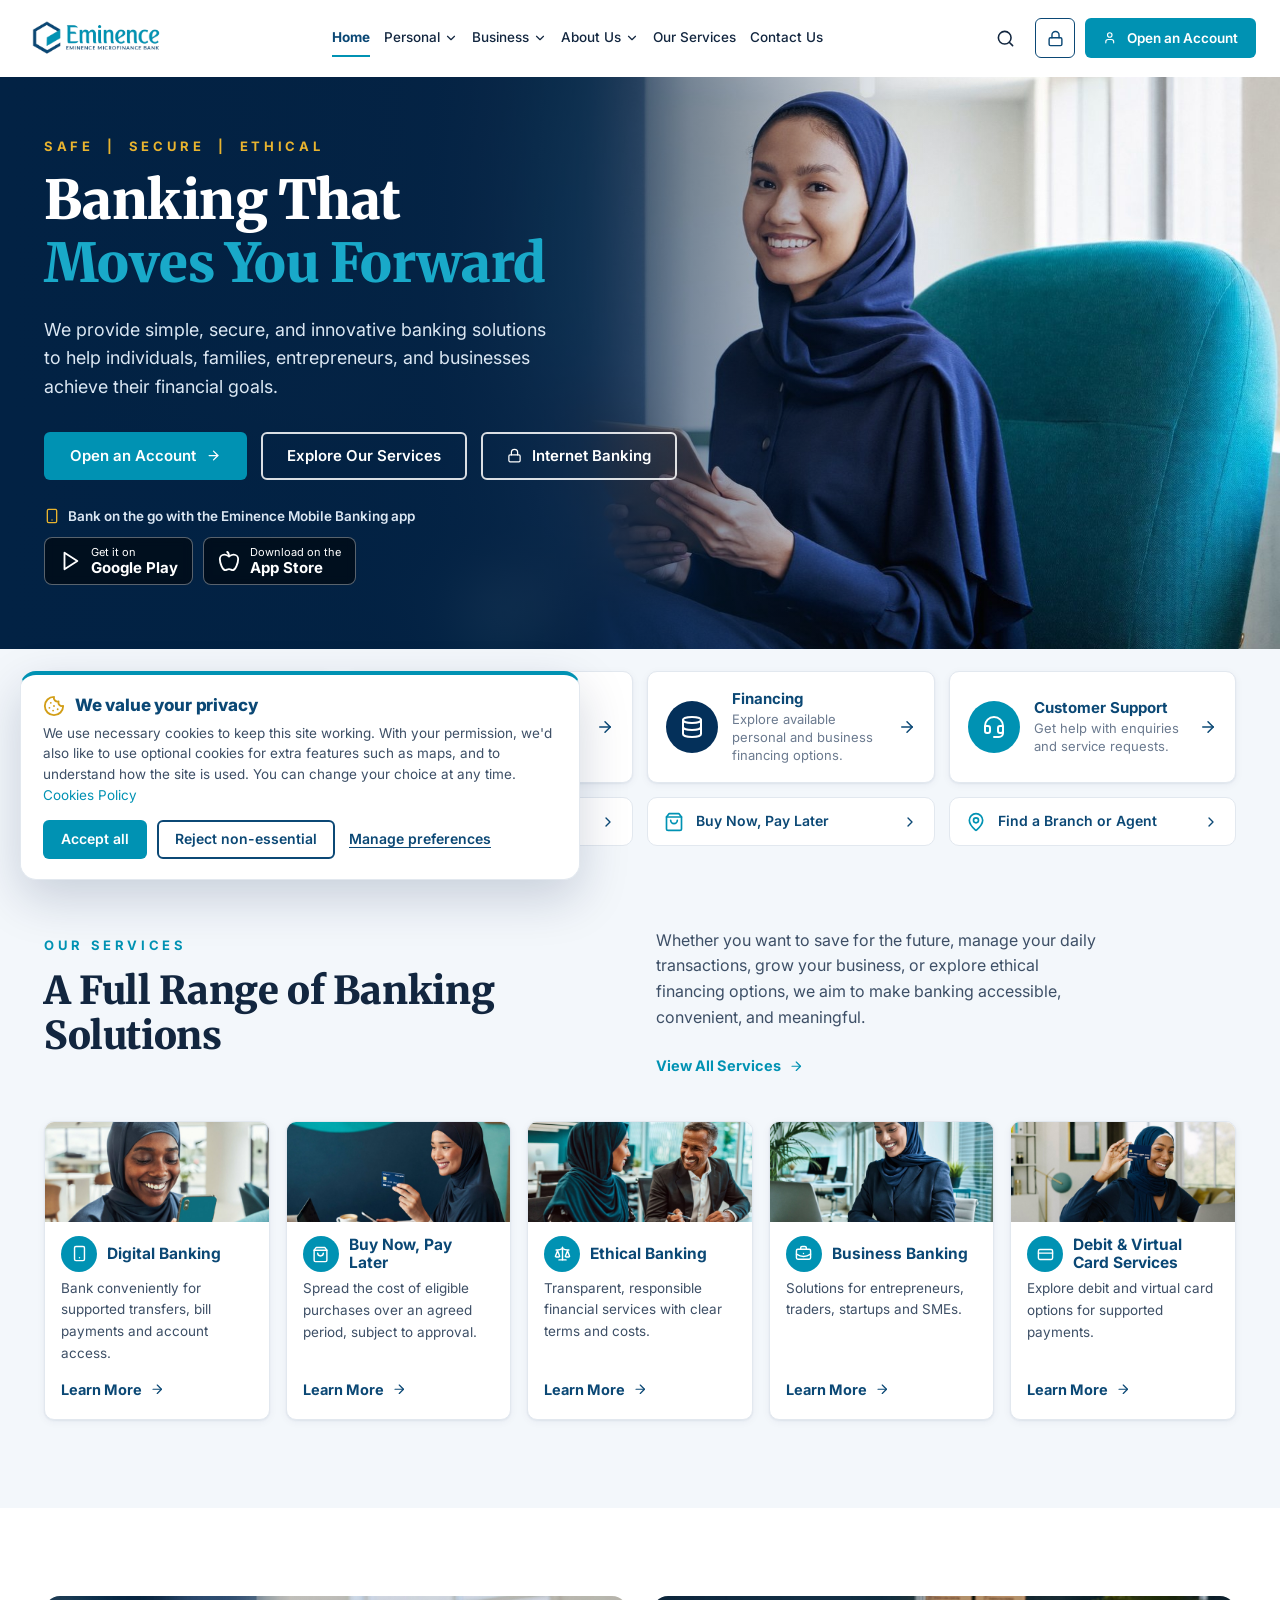
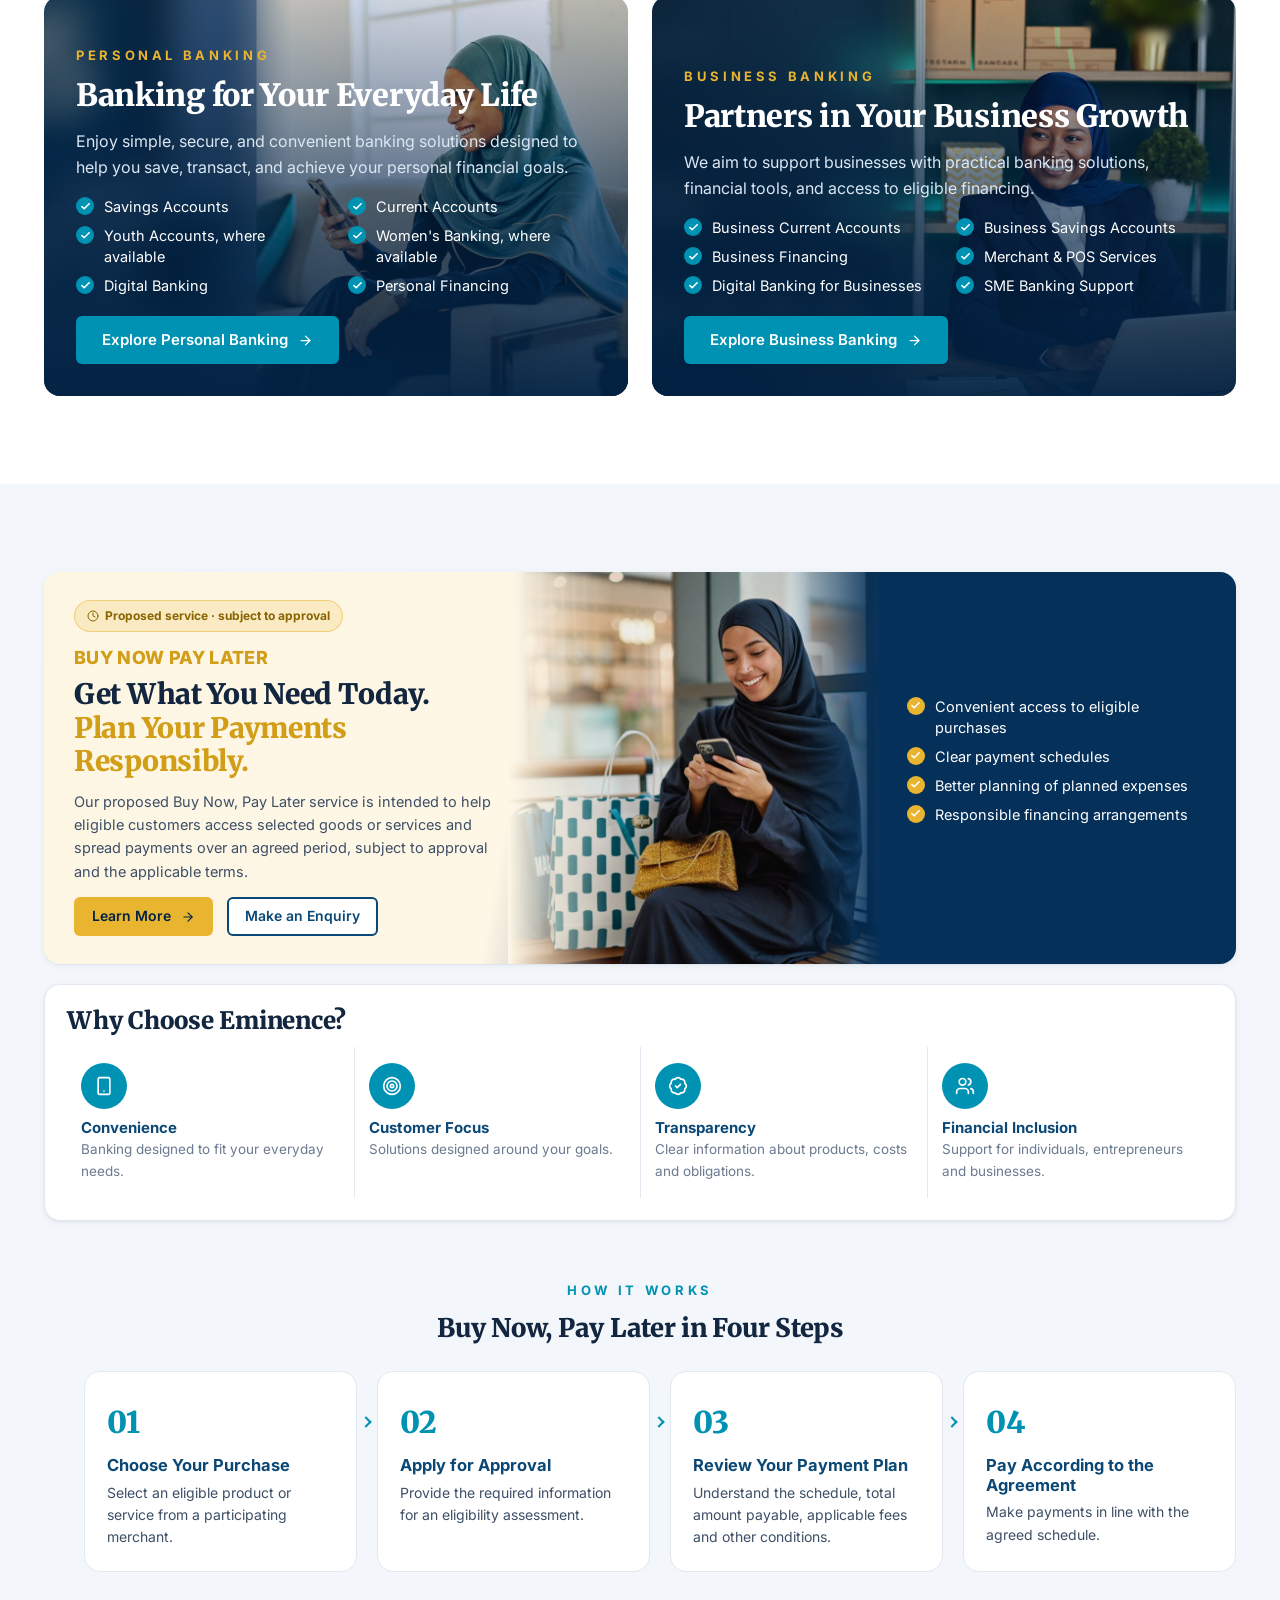
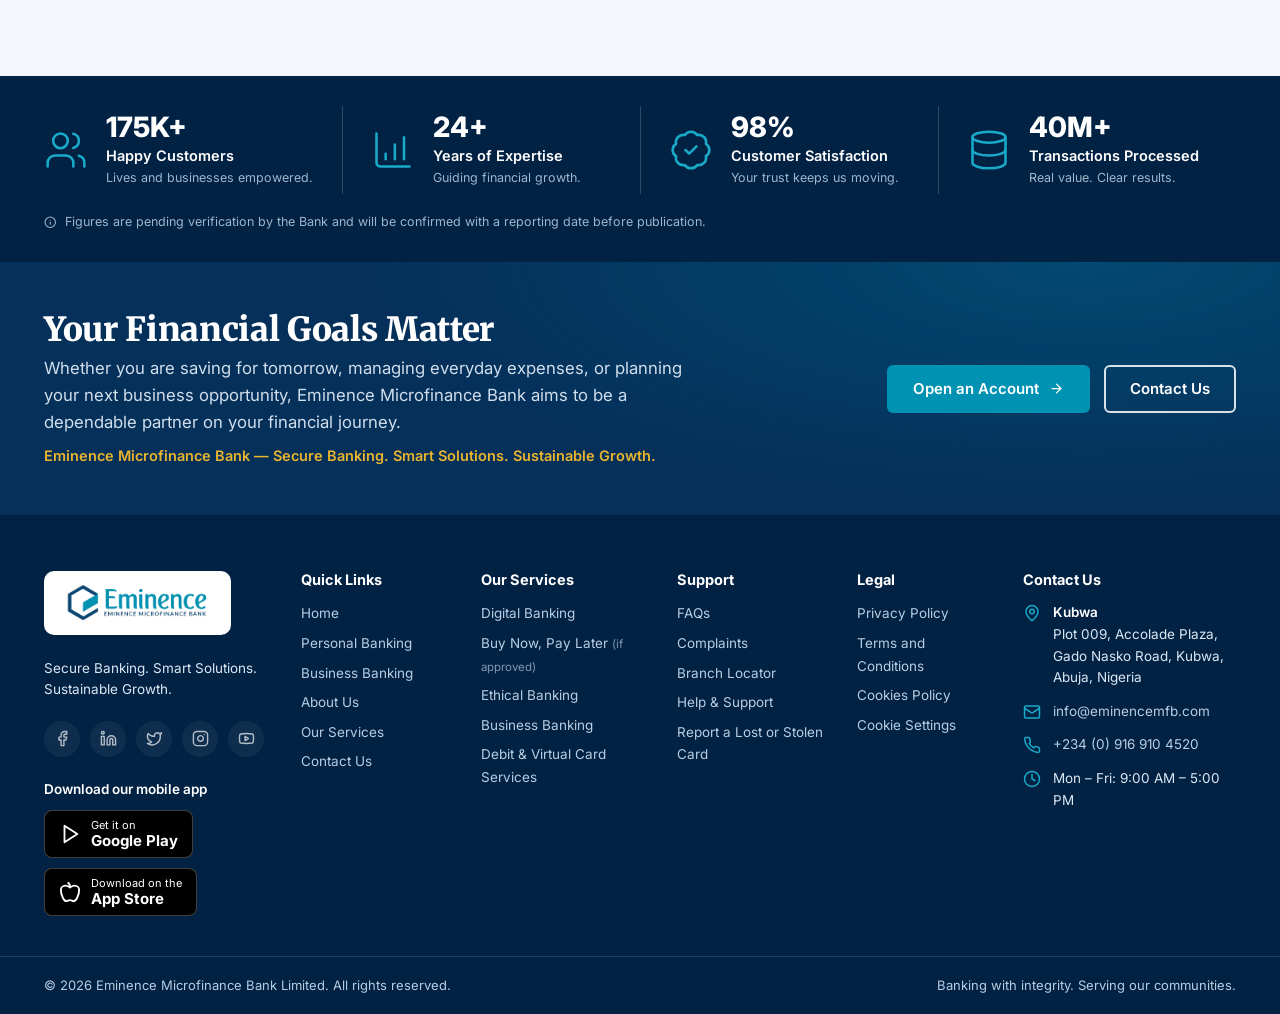
<file: eminence-website/index.html>
<!doctype html>
<html lang="en" class="no-js">
<head>
  <meta charset="utf-8">
  <meta name="viewport" content="width=device-width, initial-scale=1">
  <title>Eminence Microfinance Bank | Banking That Moves You Forward</title>
  <meta name="description" content="Eminence Microfinance Bank provides simple, secure and innovative banking solutions for individuals, families, entrepreneurs and businesses across Nigeria.">
  <meta name="theme-color" content="#022244">
  <link rel="icon" type="image/webp" href="assets/img/eminence-icon.webp">
  <link rel="apple-touch-icon" href="assets/img/eminence-icon.webp">
  <link rel="preconnect" href="https://fonts.googleapis.com">
  <link rel="preconnect" href="https://fonts.gstatic.com" crossorigin>
  <link href="https://fonts.googleapis.com/css2?family=Inter:wght@400;500;600;700;800&family=Merriweather:wght@700;900&display=swap" rel="stylesheet">
  <link rel="stylesheet" href="assets/css/styles.css?v=20261105">
  <noscript><style>.preloader { display: none; }</style></noscript>
</head>
<body data-page="home">
  <a class="skip-link" href="#main">Skip to main content</a>
  <div class="preloader" id="preloader" role="status" aria-label="Loading Eminence Microfinance Bank">
    <div class="preloader__inner">
      <div class="preloader__logo" aria-hidden="true">
        <img class="preloader__navy" src="assets/img/preloader-navy.png" alt="" width="184" height="206">
        <img class="preloader__teal" src="assets/img/preloader-teal.png" alt="" width="184" height="206">
      </div>
      <div class="preloader__bar" aria-hidden="true"></div>
      <div class="preloader__text">Eminence Microfinance Bank</div>
    </div>
  </div>
  <header id="site-header"></header>

  <main id="main">
    <!-- HERO + QUICK ACCESS -->
    <div class="home-top">
      <section class="hero hero--home" aria-labelledby="hero-title">
        <div class="hero__media"><img decoding="async" src="assets/img/hero-home.jpg" alt="Smiling woman in a navy hijab sitting in a modern bank lounge with a tablet" fetchpriority="high"></div>
        <div class="container hero__inner">
          <div class="hero__content">
            <span class="eyebrow eyebrow--gold reveal">Safe &nbsp;|&nbsp; Secure &nbsp;|&nbsp; Ethical</span>
            <h1 id="hero-title" class="reveal" style="--d:.08s">Banking That <span class="accent">Moves You Forward</span></h1>
            <p class="reveal" style="--d:.16s">We provide simple, secure, and innovative banking solutions to help individuals, families, entrepreneurs, and businesses achieve their financial goals.</p>
            <div class="btn-row reveal" style="--d:.24s">
              <a class="btn btn--primary" href="#" data-open-account>Open an Account <i data-lucide="arrow-right"></i></a>
              <a class="btn btn--ghost-light" href="#services">Explore Our Services</a>
              <a class="btn btn--ghost-light" href="#" data-link="internetBanking"><i data-lucide="lock"></i> Internet Banking</a>
            </div>
            <div class="hero-apps reveal" style="--d:.3s">
              <span class="hero-apps__label"><i data-lucide="smartphone"></i>Bank on the go with the Eminence Mobile Banking app</span>
              <div class="store-badges">
                <a class="store-badge store-badge--hero" href="#" data-store="google" aria-label="Get the Eminence Mobile Banking app on Google Play"><i data-lucide="play"></i><span>Get it on<b>Google Play</b></span></a>
                <a class="store-badge store-badge--hero" href="#" data-store="apple" aria-label="Download the Eminence Mobile Banking app on the App Store"><i data-lucide="apple"></i><span>Download on the<b>App Store</b></span></a>
              </div>
            </div>
          </div>
        </div>
      </section>

      <section class="quick-strip" aria-label="Quick access">
        <div class="container">
          <div class="quick-grid" data-stagger>
            <a class="quick-card reveal" href="#" data-open-account>
              <span class="ic-circle"><i data-lucide="user"></i></span>
              <div><h3>Open an Account</h3><p>Start your banking journey with Eminence Microfinance Bank.</p></div>
              <i data-lucide="arrow-right" class="chev"></i>
            </a>
            <a class="quick-card reveal" href="#" data-link="internetBanking">
              <span class="ic-circle ic-circle--teal"><i data-lucide="monitor-smartphone"></i></span>
              <div><h3>Internet Banking</h3><p>Access your account through our verified digital platform.</p></div>
              <i data-lucide="arrow-right" class="chev"></i>
            </a>
            <a class="quick-card reveal" href="services.html#business">
              <span class="ic-circle"><i data-lucide="database"></i></span>
              <div><h3>Financing</h3><p>Explore available personal and business financing options.</p></div>
              <i data-lucide="arrow-right" class="chev"></i>
            </a>
            <a class="quick-card reveal" href="contact.html">
              <span class="ic-circle ic-circle--teal"><i data-lucide="headset"></i></span>
              <div><h3>Customer Support</h3><p>Get help with enquiries and service requests.</p></div>
              <i data-lucide="arrow-right" class="chev"></i>
            </a>
          </div>
          <div class="quick-more" data-stagger>
            <a class="quick-mini reveal" href="services.html#digital"><i data-lucide="send"></i>Make a Transfer<i data-lucide="chevron-right"></i></a>
            <a class="quick-mini reveal" href="services.html#digital"><i data-lucide="receipt"></i>Pay Bills<i data-lucide="chevron-right"></i></a>
            <a class="quick-mini reveal" href="services.html#bnpl"><i data-lucide="shopping-bag"></i>Buy Now, Pay Later<i data-lucide="chevron-right"></i></a>
            <a class="quick-mini reveal" href="contact.html#branches"><i data-lucide="map-pin"></i>Find a Branch or Agent<i data-lucide="chevron-right"></i></a>
          </div>
        </div>
      </section>
    </div>

    <!-- OUR SERVICES -->
    <section class="section section--soft" id="services" style="padding-top:56px" aria-labelledby="svc-title">
      <div class="container">
        <div class="section-head reveal">
          <div><span class="eyebrow">Our Services</span><h2 id="svc-title" class="h-section">A Full Range of Banking Solutions</h2></div>
          <div style="display:flex;gap:24px;align-items:flex-end;justify-content:space-between;flex-wrap:wrap">
            <p style="max-width:440px">Whether you want to save for the future, manage your daily transactions, grow your business, or explore ethical financing options, we aim to make banking accessible, convenient, and meaningful.</p>
            <a class="link-arrow" href="services.html" style="color:var(--teal)">View All Services <i data-lucide="arrow-right"></i></a>
          </div>
        </div>
        <div class="grid grid-5" data-stagger>
          <article class="card card--service reveal">
            <div class="card__img"><img decoding="async" src="assets/img/svc-digital.jpg" alt="Woman in a navy hijab using the mobile banking app on her smartphone" loading="lazy"></div>
            <div class="card__body"><div class="svc-title"><span><i data-lucide="smartphone"></i></span><h3>Digital Banking</h3></div>
              <p>Bank conveniently for supported transfers, bill payments and account access.</p>
              <a class="link-arrow" href="services.html#digital">Learn More <i data-lucide="arrow-right"></i></a></div>
          </article>
          <article class="card card--service reveal">
            <div class="card__img"><img decoding="async" src="assets/img/bnpl.jpg" alt="Woman in a navy hijab paying for a purchase with her card and smartphone" loading="lazy"></div>
            <div class="card__body"><div class="svc-title"><span><i data-lucide="shopping-bag"></i></span><h3>Buy Now, Pay Later</h3></div>
              <p>Spread the cost of eligible purchases over an agreed period, subject to approval.</p>
              <a class="link-arrow" href="services.html#bnpl">Learn More <i data-lucide="arrow-right"></i></a></div>
          </article>
          <article class="card card--service reveal">
            <div class="card__img"><img decoding="async" src="assets/img/svc-ethical.jpg" alt="Eminence officer in a navy hijab advising a client on transparent financing" loading="lazy"></div>
            <div class="card__body"><div class="svc-title"><span><i data-lucide="scale"></i></span><h3>Ethical Banking</h3></div>
              <p>Transparent, responsible financial services with clear terms and costs.</p>
              <a class="link-arrow" href="services.html#ethical">Learn More <i data-lucide="arrow-right"></i></a></div>
          </article>
          <article class="card card--service reveal">
            <div class="card__img"><img decoding="async" src="assets/img/svc-business.jpg" alt="Businesswoman in a navy hijab managing transactions on her laptop" loading="lazy"></div>
            <div class="card__body"><div class="svc-title"><span><i data-lucide="briefcase-business"></i></span><h3>Business Banking</h3></div>
              <p>Solutions for entrepreneurs, traders, startups and SMEs.</p>
              <a class="link-arrow" href="services.html#business">Learn More <i data-lucide="arrow-right"></i></a></div>
          </article>
          <article class="card card--service reveal">
            <div class="card__img"><img decoding="async" src="assets/img/svc-cards.jpg" alt="Woman in a navy hijab holding a debit card while shopping online" loading="lazy"></div>
            <div class="card__body"><div class="svc-title"><span><i data-lucide="credit-card"></i></span><h3>Debit &amp; Virtual Card Services</h3></div>
              <p>Explore debit and virtual card options for supported payments.</p>
              <a class="link-arrow" href="services.html#cards">Learn More <i data-lucide="arrow-right"></i></a></div>
          </article>
        </div>
      </div>
    </section>

    <!-- PERSONAL + BUSINESS -->
    <section class="section" aria-label="Personal and business banking">
      <div class="container band-split">
        <article class="promo reveal reveal--left">
          <img decoding="async" src="assets/img/hero-personal.jpg" alt="Woman in a teal hijab checking her savings on a smartphone at home" loading="lazy">
          <div class="promo__body">
            <span class="eyebrow eyebrow--gold">Personal Banking</span>
            <h2>Banking for Your Everyday Life</h2>
            <p>Enjoy simple, secure, and convenient banking solutions designed to help you save, transact, and achieve your personal financial goals.</p>
            <ul class="check-list check-list--2col">
              <li>Savings Accounts</li><li>Current Accounts</li>
              <li>Youth Accounts, where available</li><li>Women's Banking, where available</li>
              <li>Digital Banking</li><li>Personal Financing</li>
            </ul>
            <a class="btn btn--primary" href="personal.html">Explore Personal Banking <i data-lucide="arrow-right"></i></a>
          </div>
        </article>
        <article class="promo reveal reveal--right">
          <img decoding="async" src="assets/img/hero-business.jpg" alt="Businesswoman in a navy hijab working on a laptop in her office" loading="lazy">
          <div class="promo__body">
            <span class="eyebrow eyebrow--gold">Business Banking</span>
            <h2>Partners in Your Business Growth</h2>
            <p>We aim to support businesses with practical banking solutions, financial tools, and access to eligible financing.</p>
            <ul class="check-list check-list--2col">
              <li>Business Current Accounts</li><li>Business Savings Accounts</li>
              <li>Business Financing</li><li>Merchant &amp; POS Services</li>
              <li>Digital Banking for Businesses</li><li>SME Banking Support</li>
            </ul>
            <a class="btn btn--primary" href="business.html">Explore Business Banking <i data-lucide="arrow-right"></i></a>
          </div>
        </article>
      </div>
    </section>

    <!-- BNPL + WHY -->
    <section class="section section--soft" id="bnpl" aria-labelledby="bnpl-title">
      <div class="container">
        <div class="bnpl-why">
          <article class="bnpl reveal reveal--left">
            <div class="bnpl__text">
              <span class="status-pill"><i data-lucide="clock"></i> Proposed service · subject to approval</span>
              <span class="eyebrow">BUY NOW PAY LATER</span>
              <h2 id="bnpl-title">Get What You Need Today. <span>Plan Your Payments Responsibly.</span></h2>
              <p>Our proposed Buy Now, Pay Later service is intended to help eligible customers access selected goods or services and spread payments over an agreed period, subject to approval and the applicable terms.</p>
              <div class="btn-row">
                <a class="btn btn--gold btn--sm" href="services.html#bnpl">Learn More <i data-lucide="arrow-right"></i></a>
                <a class="btn btn--outline btn--sm" href="contact.html?subject=Buy%20Now%2C%20Pay%20Later%20enquiry#message">Make an Enquiry</a>
              </div>
            </div>
            <div class="bnpl__media"><img decoding="async" src="assets/img/bnpl-shopping.jpg" alt="Happy woman in a navy hijab with shopping bags, checking her phone" loading="lazy"></div>
            <div class="bnpl__list">
              <ul class="check-list check-list--gold">
                <li>Convenient access to eligible purchases</li>
                <li>Clear payment schedules</li>
                <li>Better planning of planned expenses</li>
                <li>Responsible financing arrangements</li>
              </ul>
            </div>
          </article>
          <aside class="panel reveal reveal--right" aria-labelledby="why-title">
            <h2 id="why-title">Why Choose Eminence?</h2>
            <div class="why-grid">
              <div class="why-item"><span class="ic-circle ic-circle--teal" style="width:46px;height:46px;font-size:20px"><i data-lucide="smartphone"></i></span><div><h3>Convenience</h3><p>Banking designed to fit your everyday needs.</p></div></div>
              <div class="why-item"><span class="ic-circle ic-circle--teal" style="width:46px;height:46px;font-size:20px"><i data-lucide="target"></i></span><div><h3>Customer Focus</h3><p>Solutions designed around your goals.</p></div></div>
              <div class="why-item"><span class="ic-circle ic-circle--teal" style="width:46px;height:46px;font-size:20px"><i data-lucide="badge-check"></i></span><div><h3>Transparency</h3><p>Clear information about products, costs and obligations.</p></div></div>
              <div class="why-item"><span class="ic-circle ic-circle--teal" style="width:46px;height:46px;font-size:20px"><i data-lucide="users"></i></span><div><h3>Financial Inclusion</h3><p>Support for individuals, entrepreneurs and businesses.</p></div></div>
            </div>
          </aside>
        </div>

        <div style="margin-top:56px">
          <div class="section-head section-head--center reveal" style="margin-bottom:28px"><span class="eyebrow">How It Works</span><h2 class="h-sub">Buy Now, Pay Later in Four Steps</h2></div>
          <ol class="steps" data-stagger>
            <li class="reveal"><h3>Choose Your Purchase</h3><p>Select an eligible product or service from a participating merchant.</p></li>
            <li class="reveal"><h3>Apply for Approval</h3><p>Provide the required information for an eligibility assessment.</p></li>
            <li class="reveal"><h3>Review Your Payment Plan</h3><p>Understand the schedule, total amount payable, applicable fees and other conditions.</p></li>
            <li class="reveal"><h3>Pay According to the Agreement</h3><p>Make payments in line with the agreed schedule.</p></li>
          </ol>
        </div>
      </div>
    </section>

    <!-- STATS (pending verification) -->
    <section class="stats" data-unverified-stats aria-label="Eminence in numbers">
      <div class="container">
        <div class="stats__grid" data-stagger>
          <div class="stat reveal"><i data-lucide="users"></i><div><strong>175K+</strong><span>Happy Customers</span><small>Lives and businesses empowered.</small></div></div>
          <div class="stat reveal"><i data-lucide="chart-column-increasing"></i><div><strong>24+</strong><span>Years of Expertise</span><small>Guiding financial growth.</small></div></div>
          <div class="stat reveal"><i data-lucide="badge-check"></i><div><strong>98%</strong><span>Customer Satisfaction</span><small>Your trust keeps us moving.</small></div></div>
          <div class="stat reveal"><i data-lucide="database"></i><div><strong>40M+</strong><span>Transactions Processed</span><small>Real value. Clear results.</small></div></div>
        </div>
        <p class="stats__note"><i data-lucide="info"></i> Figures are pending verification by the Bank and will be confirmed with a reporting date before publication.</p>
      </div>
    </section>

    <!-- CLOSING -->
    <section class="cta" aria-labelledby="cta-title">
      <div class="container cta__inner reveal">
        <div>
          <h2 id="cta-title">Your Financial Goals Matter</h2>
          <p>Whether you are saving for tomorrow, managing everyday expenses, or planning your next business opportunity, Eminence Microfinance Bank aims to be a dependable partner on your financial journey.</p>
          <p class="tagline">Eminence Microfinance Bank — Secure Banking. Smart Solutions. Sustainable Growth.</p>
        </div>
        <div class="btn-row">
          <a class="btn btn--primary" href="#" data-open-account>Open an Account <i data-lucide="arrow-right"></i></a>
          <a class="btn btn--ghost-light" href="contact.html">Contact Us</a>
        </div>
      </div>
    </section>
  </main>

  <footer id="site-footer"></footer>
  <script src="assets/js/vendor/lenis.min.js?v=20261105"></script>
  <script src="assets/js/vendor/lucide.min.js?v=20261105"></script>
  <script src="assets/js/main.js?v=20261105"></script>
</body>
</html>
</file>
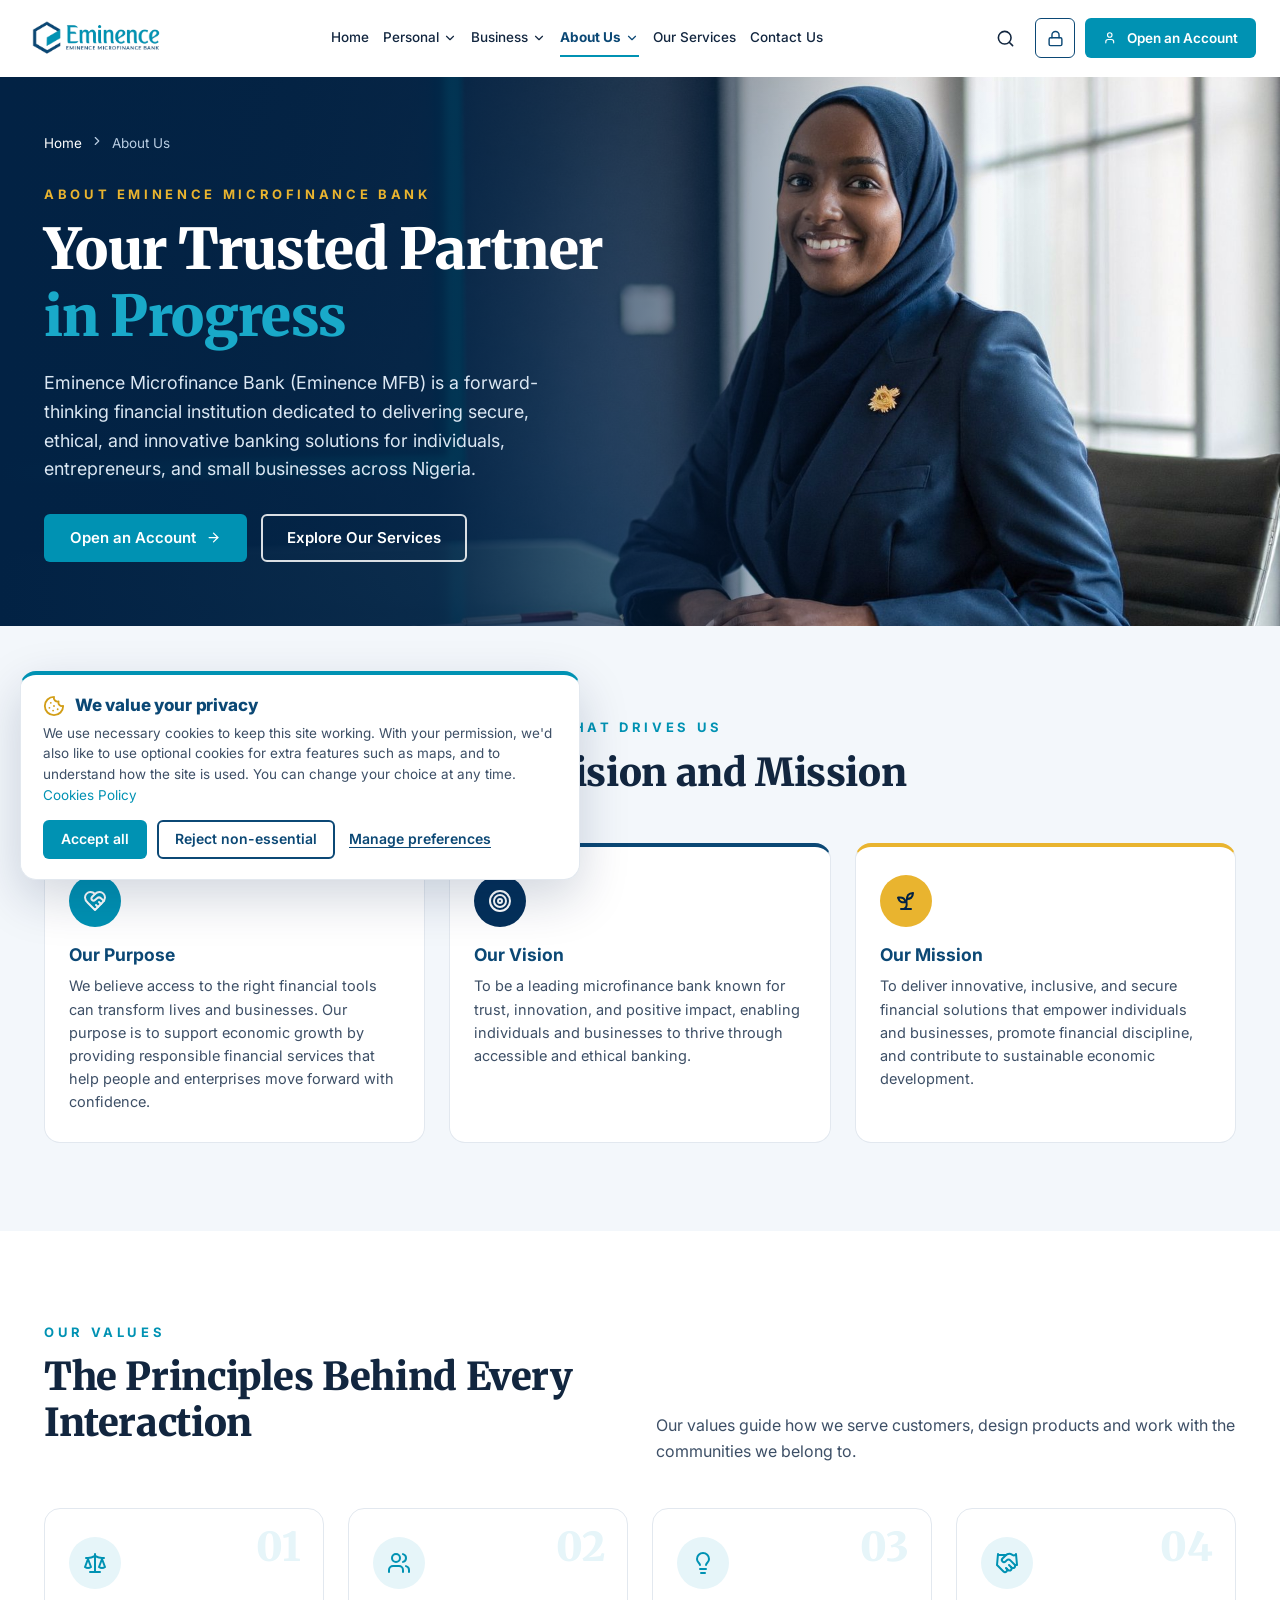
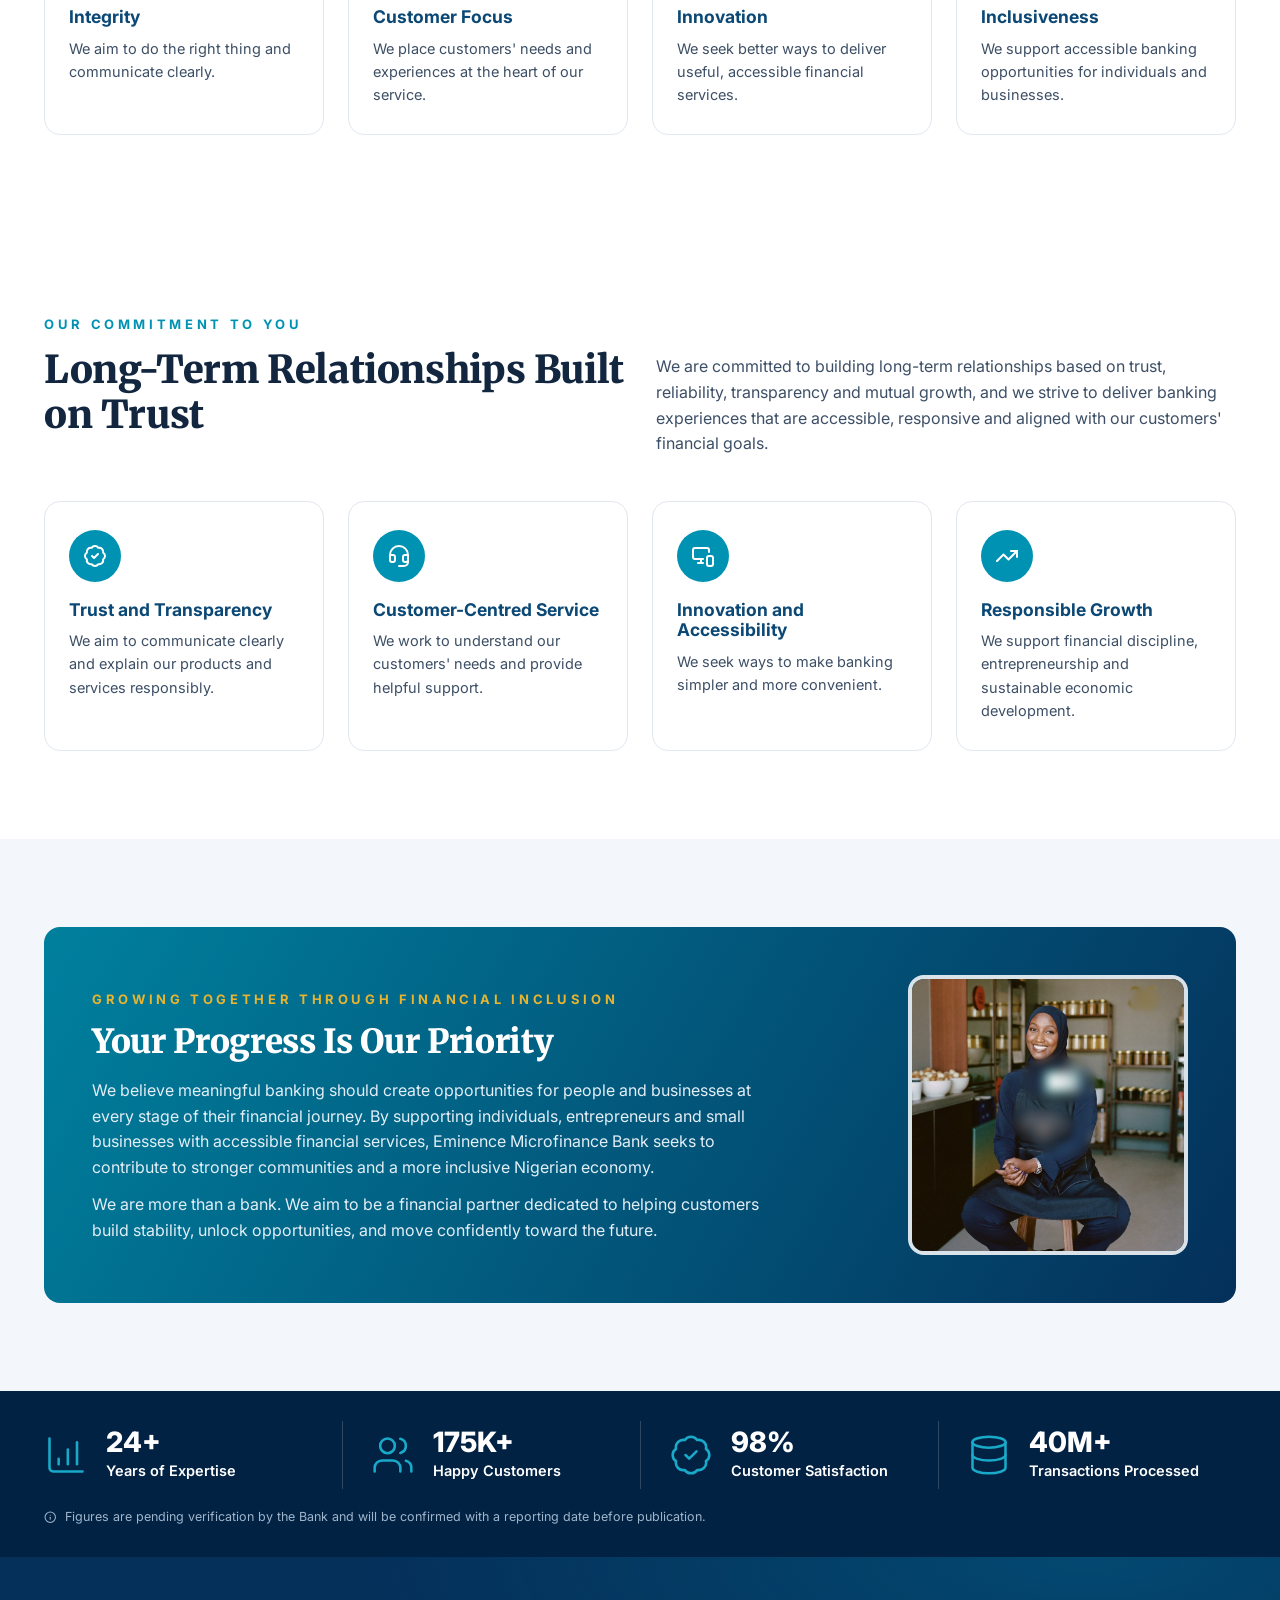
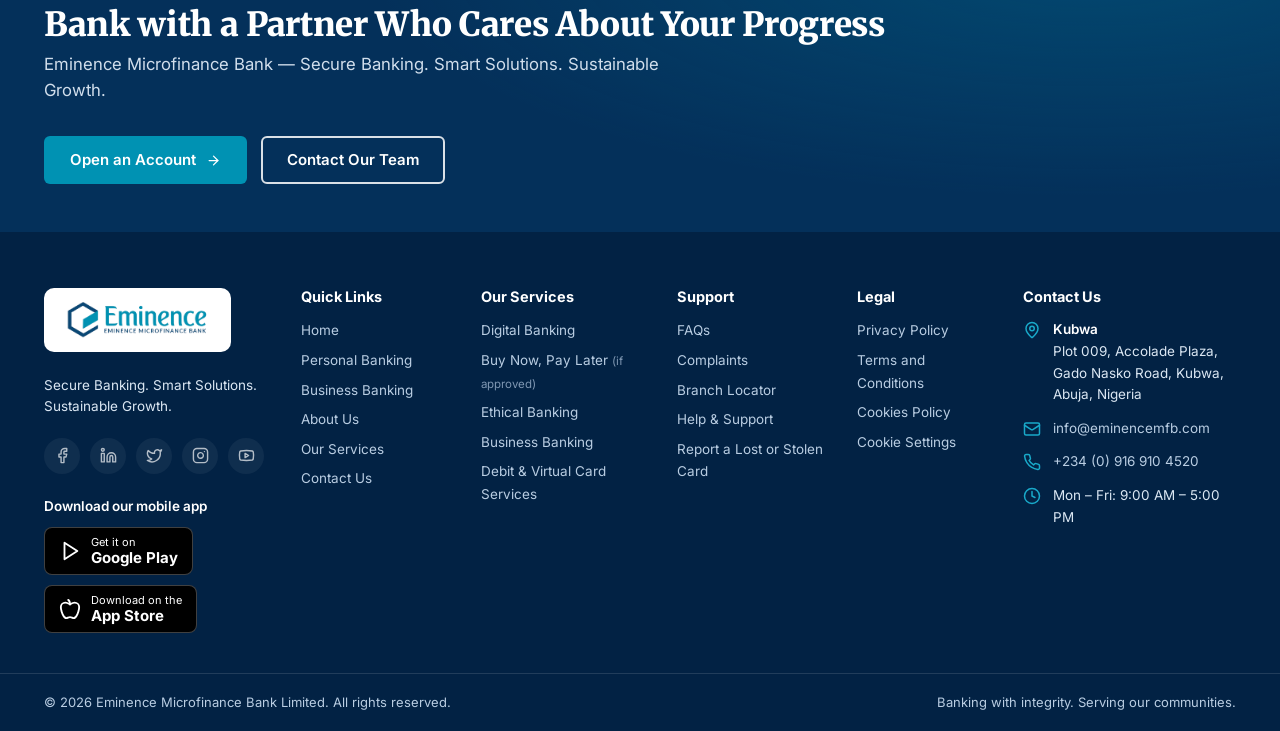
<file: eminence-website/about.html>
<!doctype html>
<html lang="en" class="no-js">
<head>
  <meta charset="utf-8">
  <meta name="viewport" content="width=device-width, initial-scale=1">
  <title>About Us | Eminence Microfinance Bank</title>
  <meta name="description" content="Eminence Microfinance Bank is a forward-thinking financial institution delivering secure, ethical and innovative banking for individuals, entrepreneurs and small businesses across Nigeria.">
  <meta name="theme-color" content="#022244">
  <link rel="icon" type="image/webp" href="assets/img/eminence-icon.webp">
  <link rel="apple-touch-icon" href="assets/img/eminence-icon.webp">
  <link rel="preconnect" href="https://fonts.googleapis.com">
  <link rel="preconnect" href="https://fonts.gstatic.com" crossorigin>
  <link href="https://fonts.googleapis.com/css2?family=Inter:wght@400;500;600;700;800&family=Merriweather:wght@700;900&display=swap" rel="stylesheet">
  <link rel="stylesheet" href="assets/css/styles.css?v=20261105">
  <noscript><style>.preloader { display: none; }</style></noscript>
</head>
<body data-page="about">
  <a class="skip-link" href="#main">Skip to main content</a>
  <div class="preloader" id="preloader" role="status" aria-label="Loading Eminence Microfinance Bank">
    <div class="preloader__inner">
      <div class="preloader__logo" aria-hidden="true">
        <img class="preloader__navy" src="assets/img/preloader-navy.png" alt="" width="184" height="206">
        <img class="preloader__teal" src="assets/img/preloader-teal.png" alt="" width="184" height="206">
      </div>
      <div class="preloader__bar" aria-hidden="true"></div>
      <div class="preloader__text">Eminence Microfinance Bank</div>
    </div>
  </div>
  <header id="site-header"></header>

  <main id="main">
    <!-- HERO -->
    <section class="hero" aria-labelledby="hero-title">
      <div class="hero__media"><img decoding="async" src="assets/img/hero-about.jpg" alt="Eminence bank manager in a navy hijab sitting at a meeting table" fetchpriority="high"></div>
      <div class="container hero__inner">
        <div class="hero__content">
          <ol class="breadcrumb reveal"><li><a href="index.html">Home</a></li><li><i data-lucide="chevron-right"></i></li><li aria-current="page">About Us</li></ol>
          <span class="eyebrow eyebrow--gold reveal">About Eminence Microfinance Bank</span>
          <h1 id="hero-title" class="reveal" style="--d:.08s">Your Trusted Partner <span class="accent">in Progress</span></h1>
          <p class="reveal" style="--d:.16s">Eminence Microfinance Bank (Eminence MFB) is a forward-thinking financial institution dedicated to delivering secure, ethical, and innovative banking solutions for individuals, entrepreneurs, and small businesses across Nigeria.</p>
          <div class="btn-row reveal" style="--d:.24s">
            <a class="btn btn--primary" href="#" data-open-account>Open an Account <i data-lucide="arrow-right"></i></a>
            <a class="btn btn--ghost-light" href="services.html">Explore Our Services</a>
          </div>
        </div>
      </div>
    </section>

    <!-- PURPOSE / VISION / MISSION -->
    <section class="section section--soft" aria-labelledby="pvm-title">
      <div class="container">
        <div class="section-head section-head--center reveal">
          <span class="eyebrow">What Drives Us</span>
          <h2 id="pvm-title" class="h-section">Purpose, Vision and Mission</h2>
        </div>
        <div class="mvv" data-stagger>
          <article class="pillar reveal"><span class="ic-circle ic-circle--teal"><i data-lucide="heart-handshake"></i></span><h3>Our Purpose</h3><p>We believe access to the right financial tools can transform lives and businesses. Our purpose is to support economic growth by providing responsible financial services that help people and enterprises move forward with confidence.</p></article>
          <article class="pillar reveal"><span class="ic-circle"><i data-lucide="target"></i></span><h3>Our Vision</h3><p>To be a leading microfinance bank known for trust, innovation, and positive impact, enabling individuals and businesses to thrive through accessible and ethical banking.</p></article>
          <article class="pillar reveal"><span class="ic-circle" style="background:var(--gold);color:var(--navy-900)"><i data-lucide="sprout"></i></span><h3>Our Mission</h3><p>To deliver innovative, inclusive, and secure financial solutions that empower individuals and businesses, promote financial discipline, and contribute to sustainable economic development.</p></article>
        </div>
      </div>
    </section>

    <!-- VALUES -->
    <section class="section" aria-labelledby="values-title">
      <div class="container">
        <div class="section-head reveal">
          <div><span class="eyebrow">Our Values</span><h2 id="values-title" class="h-section">The Principles Behind Every Interaction</h2></div>
          <p>Our values guide how we serve customers, design products and work with the communities we belong to.</p>
        </div>
        <div class="grid grid-4" data-stagger>
          <article class="pillar pillar--num reveal"><span class="num">01</span><span class="ic-circle ic-circle--soft"><i data-lucide="scale"></i></span><h3>Integrity</h3><p>We aim to do the right thing and communicate clearly.</p></article>
          <article class="pillar pillar--num reveal"><span class="num">02</span><span class="ic-circle ic-circle--soft"><i data-lucide="users"></i></span><h3>Customer Focus</h3><p>We place customers' needs and experiences at the heart of our service.</p></article>
          <article class="pillar pillar--num reveal"><span class="num">03</span><span class="ic-circle ic-circle--soft"><i data-lucide="lightbulb"></i></span><h3>Innovation</h3><p>We seek better ways to deliver useful, accessible financial services.</p></article>
          <article class="pillar pillar--num reveal"><span class="num">04</span><span class="ic-circle ic-circle--soft"><i data-lucide="handshake"></i></span><h3>Inclusiveness</h3><p>We support accessible banking opportunities for individuals and businesses.</p></article>
        </div>
      </div>
    </section>

    <!-- COMMITMENT -->
    <section class="section" aria-labelledby="commit-title">
      <div class="container">
        <div class="section-head reveal">
          <div><span class="eyebrow">Our Commitment to You</span><h2 id="commit-title" class="h-section">Long-Term Relationships Built on Trust</h2></div>
          <p>We are committed to building long-term relationships based on trust, reliability, transparency and mutual growth, and we strive to deliver banking experiences that are accessible, responsive and aligned with our customers' financial goals.</p>
        </div>
        <div class="grid grid-4" data-stagger>
          <article class="pillar reveal"><span class="ic-circle ic-circle--teal"><i data-lucide="badge-check"></i></span><h3>Trust and Transparency</h3><p>We aim to communicate clearly and explain our products and services responsibly.</p></article>
          <article class="pillar reveal"><span class="ic-circle ic-circle--teal"><i data-lucide="headset"></i></span><h3>Customer-Centred Service</h3><p>We work to understand our customers' needs and provide helpful support.</p></article>
          <article class="pillar reveal"><span class="ic-circle ic-circle--teal"><i data-lucide="monitor-smartphone"></i></span><h3>Innovation and Accessibility</h3><p>We seek ways to make banking simpler and more convenient.</p></article>
          <article class="pillar reveal"><span class="ic-circle ic-circle--teal"><i data-lucide="trending-up"></i></span><h3>Responsible Growth</h3><p>We support financial discipline, entrepreneurship and sustainable economic development.</p></article>
        </div>
      </div>
    </section>

    <!-- INCLUSION -->
    <section class="section section--soft" aria-labelledby="incl-title">
      <div class="container">
        <div class="quote-band reveal reveal--zoom">
          <div>
            <span class="eyebrow eyebrow--gold">Growing Together Through Financial Inclusion</span>
            <h2 id="incl-title">Your Progress Is Our Priority</h2>
            <p style="margin-bottom:12px">We believe meaningful banking should create opportunities for people and businesses at every stage of their financial journey. By supporting individuals, entrepreneurs and small businesses with accessible financial services, Eminence Microfinance Bank seeks to contribute to stronger communities and a more inclusive Nigerian economy.</p>
            <p>We are more than a bank. We aim to be a financial partner dedicated to helping customers build stability, unlock opportunities, and move confidently toward the future.</p>
          </div>
          <img decoding="async" src="assets/img/biz-story.jpg" alt="Proud shop owner in a navy hijab inside her store" loading="lazy">
        </div>
      </div>
    </section>

    <!-- STATS (pending verification) -->
    <section class="stats" data-unverified-stats aria-label="Eminence in numbers">
      <div class="container">
        <div class="stats__grid" data-stagger>
          <div class="stat reveal"><i data-lucide="chart-column-increasing"></i><div><strong>24+</strong><span>Years of Expertise</span></div></div>
          <div class="stat reveal"><i data-lucide="users"></i><div><strong>175K+</strong><span>Happy Customers</span></div></div>
          <div class="stat reveal"><i data-lucide="badge-check"></i><div><strong>98%</strong><span>Customer Satisfaction</span></div></div>
          <div class="stat reveal"><i data-lucide="database"></i><div><strong>40M+</strong><span>Transactions Processed</span></div></div>
        </div>
        <p class="stats__note"><i data-lucide="info"></i> Figures are pending verification by the Bank and will be confirmed with a reporting date before publication.</p>
      </div>
    </section>

    <!-- CTA -->
    <section class="cta" aria-labelledby="cta-title">
      <div class="container cta__inner reveal">
        <div>
          <h2 id="cta-title">Bank with a Partner Who Cares About Your Progress</h2>
          <p>Eminence Microfinance Bank — Secure Banking. Smart Solutions. Sustainable Growth.</p>
        </div>
        <div class="btn-row">
          <a class="btn btn--primary" href="#" data-open-account>Open an Account <i data-lucide="arrow-right"></i></a>
          <a class="btn btn--ghost-light" href="contact.html">Contact Our Team</a>
        </div>
      </div>
    </section>
  </main>

  <footer id="site-footer"></footer>
  <script src="assets/js/vendor/lenis.min.js?v=20261105"></script>
  <script src="assets/js/vendor/lucide.min.js?v=20261105"></script>
  <script src="assets/js/main.js?v=20261105"></script>
</body>
</html>
</file>
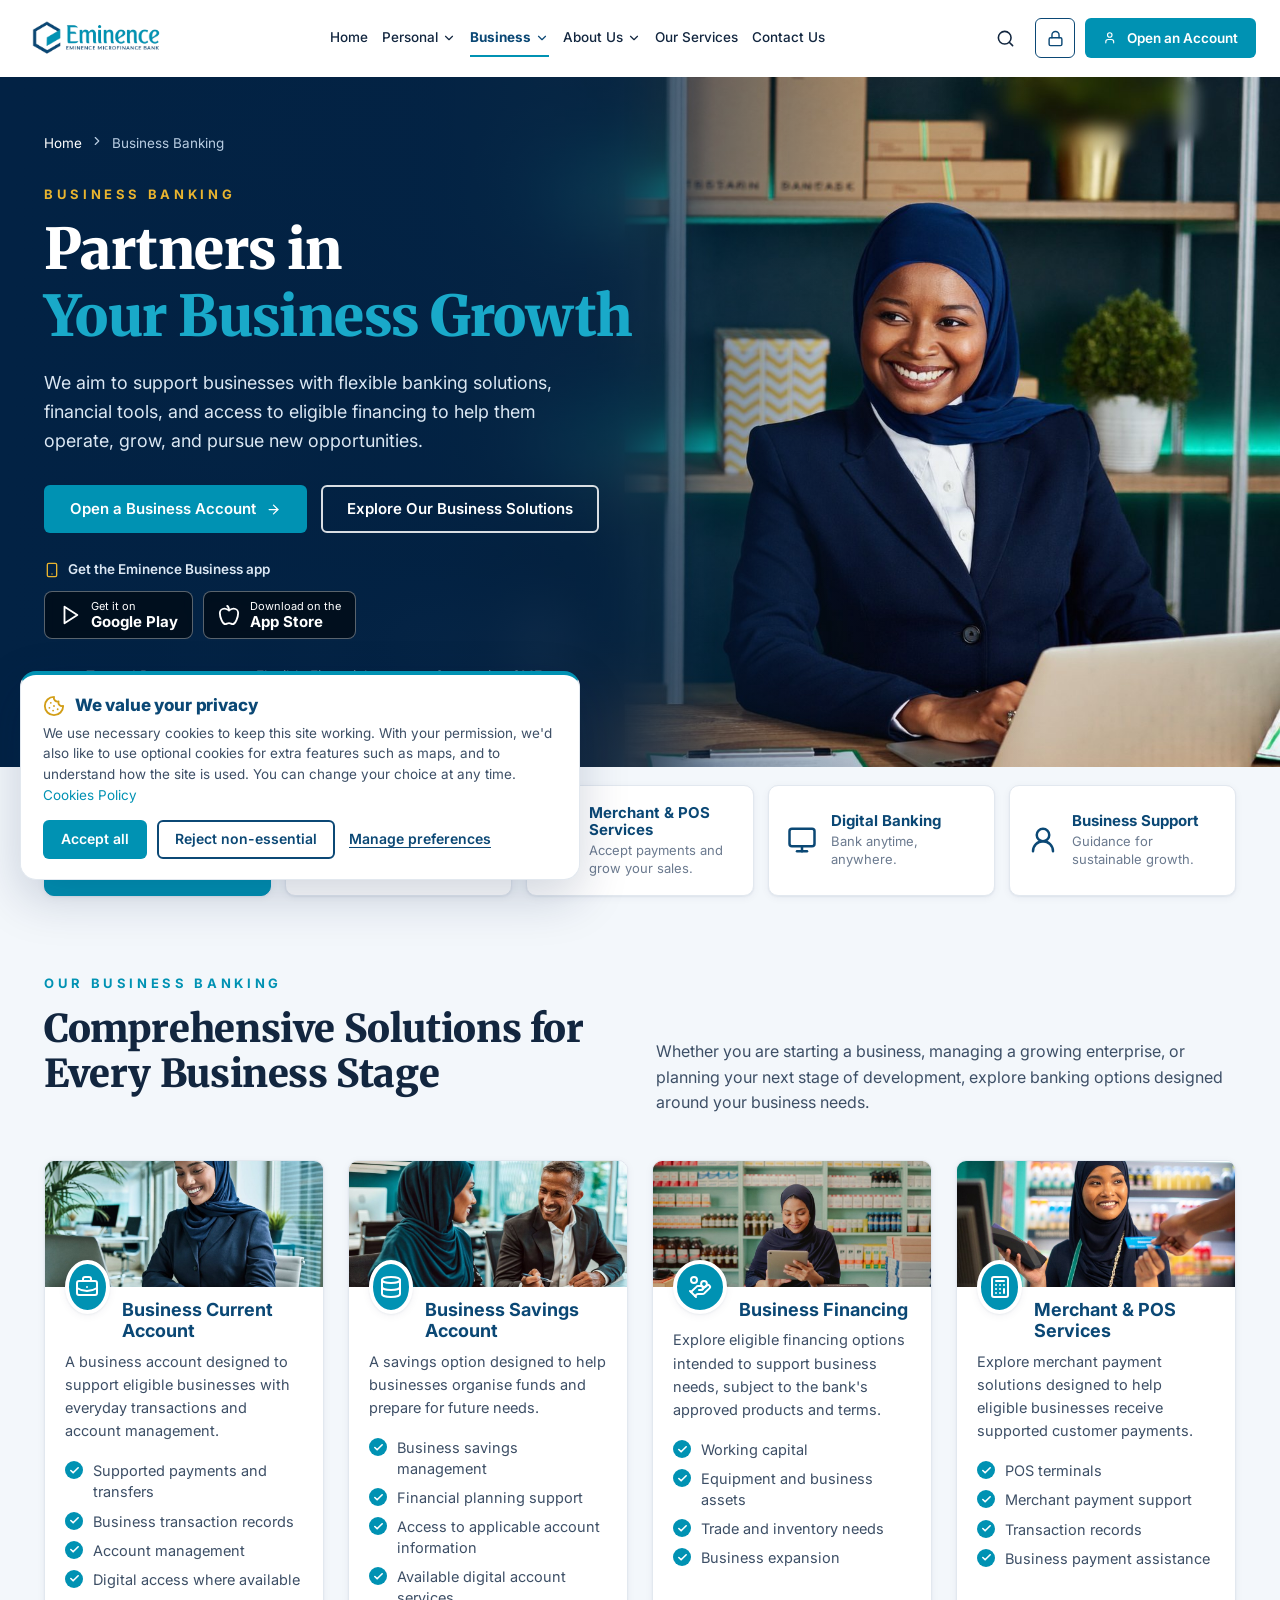
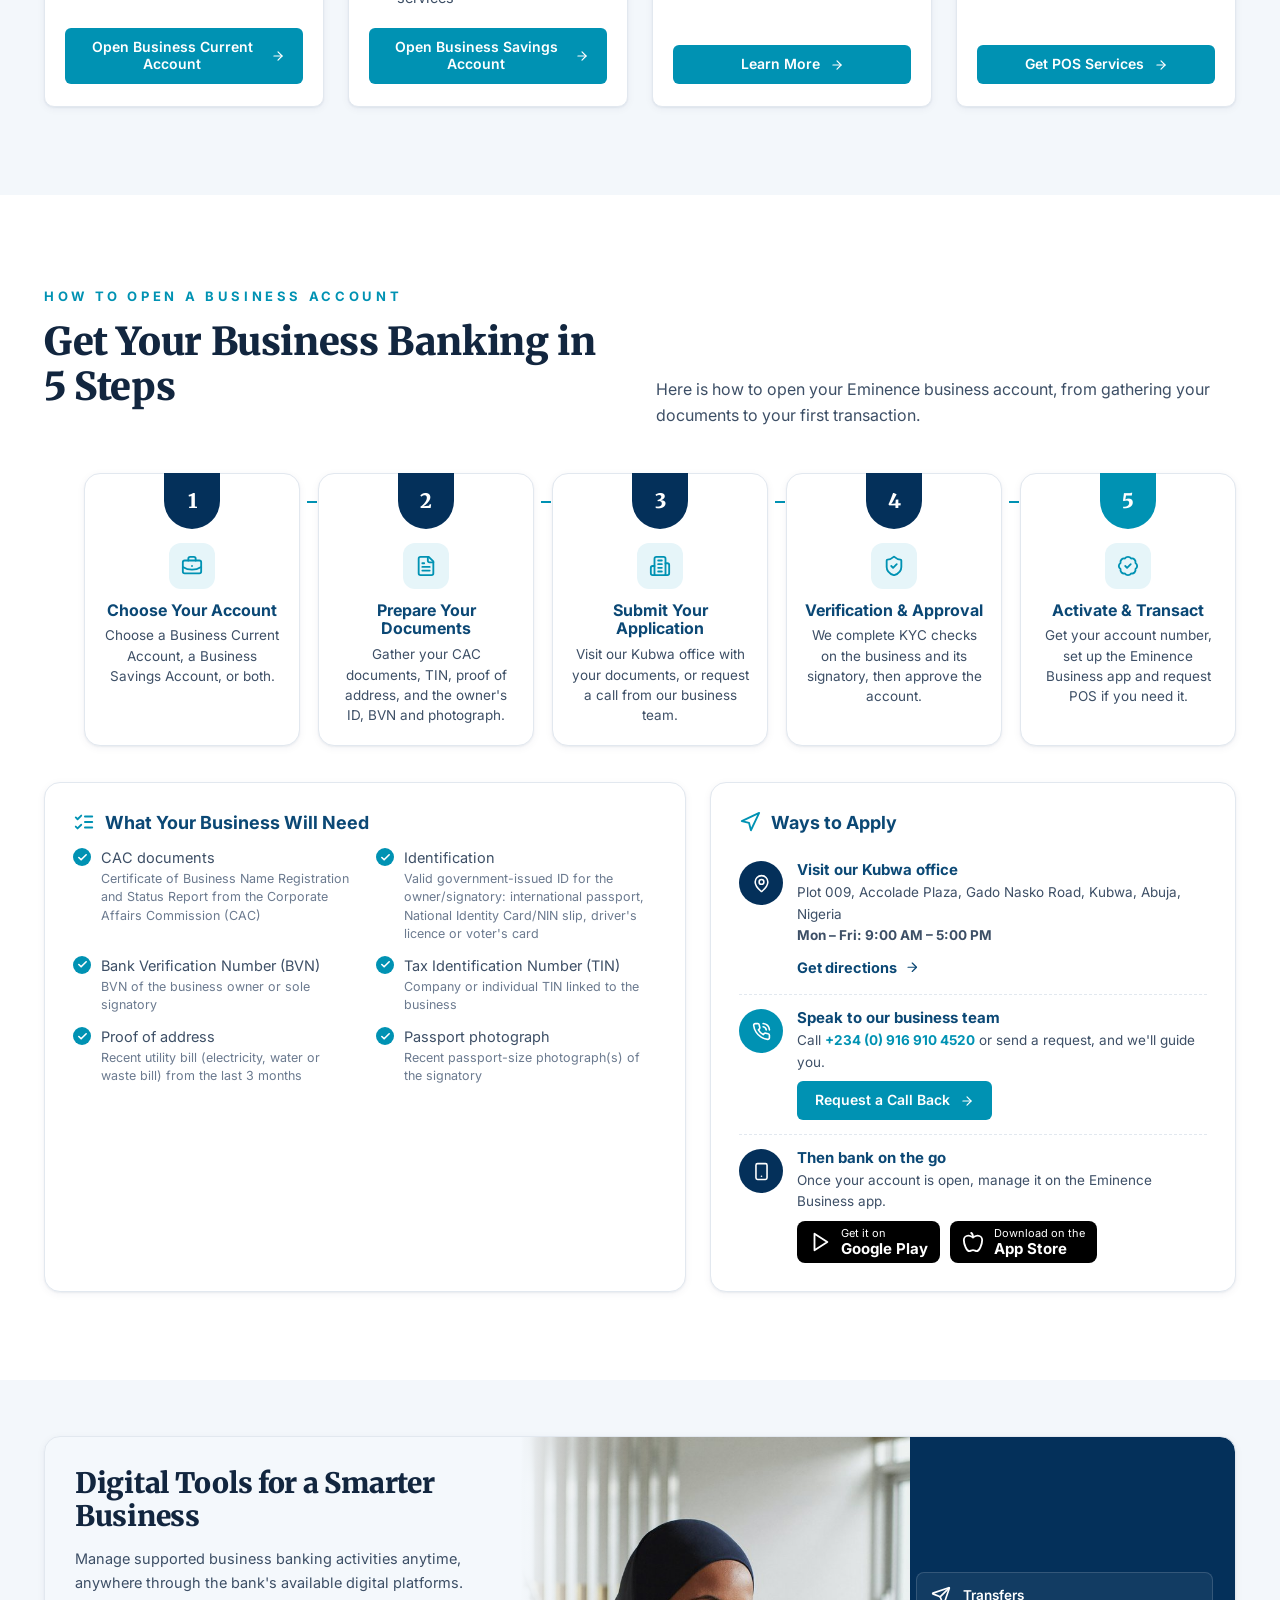
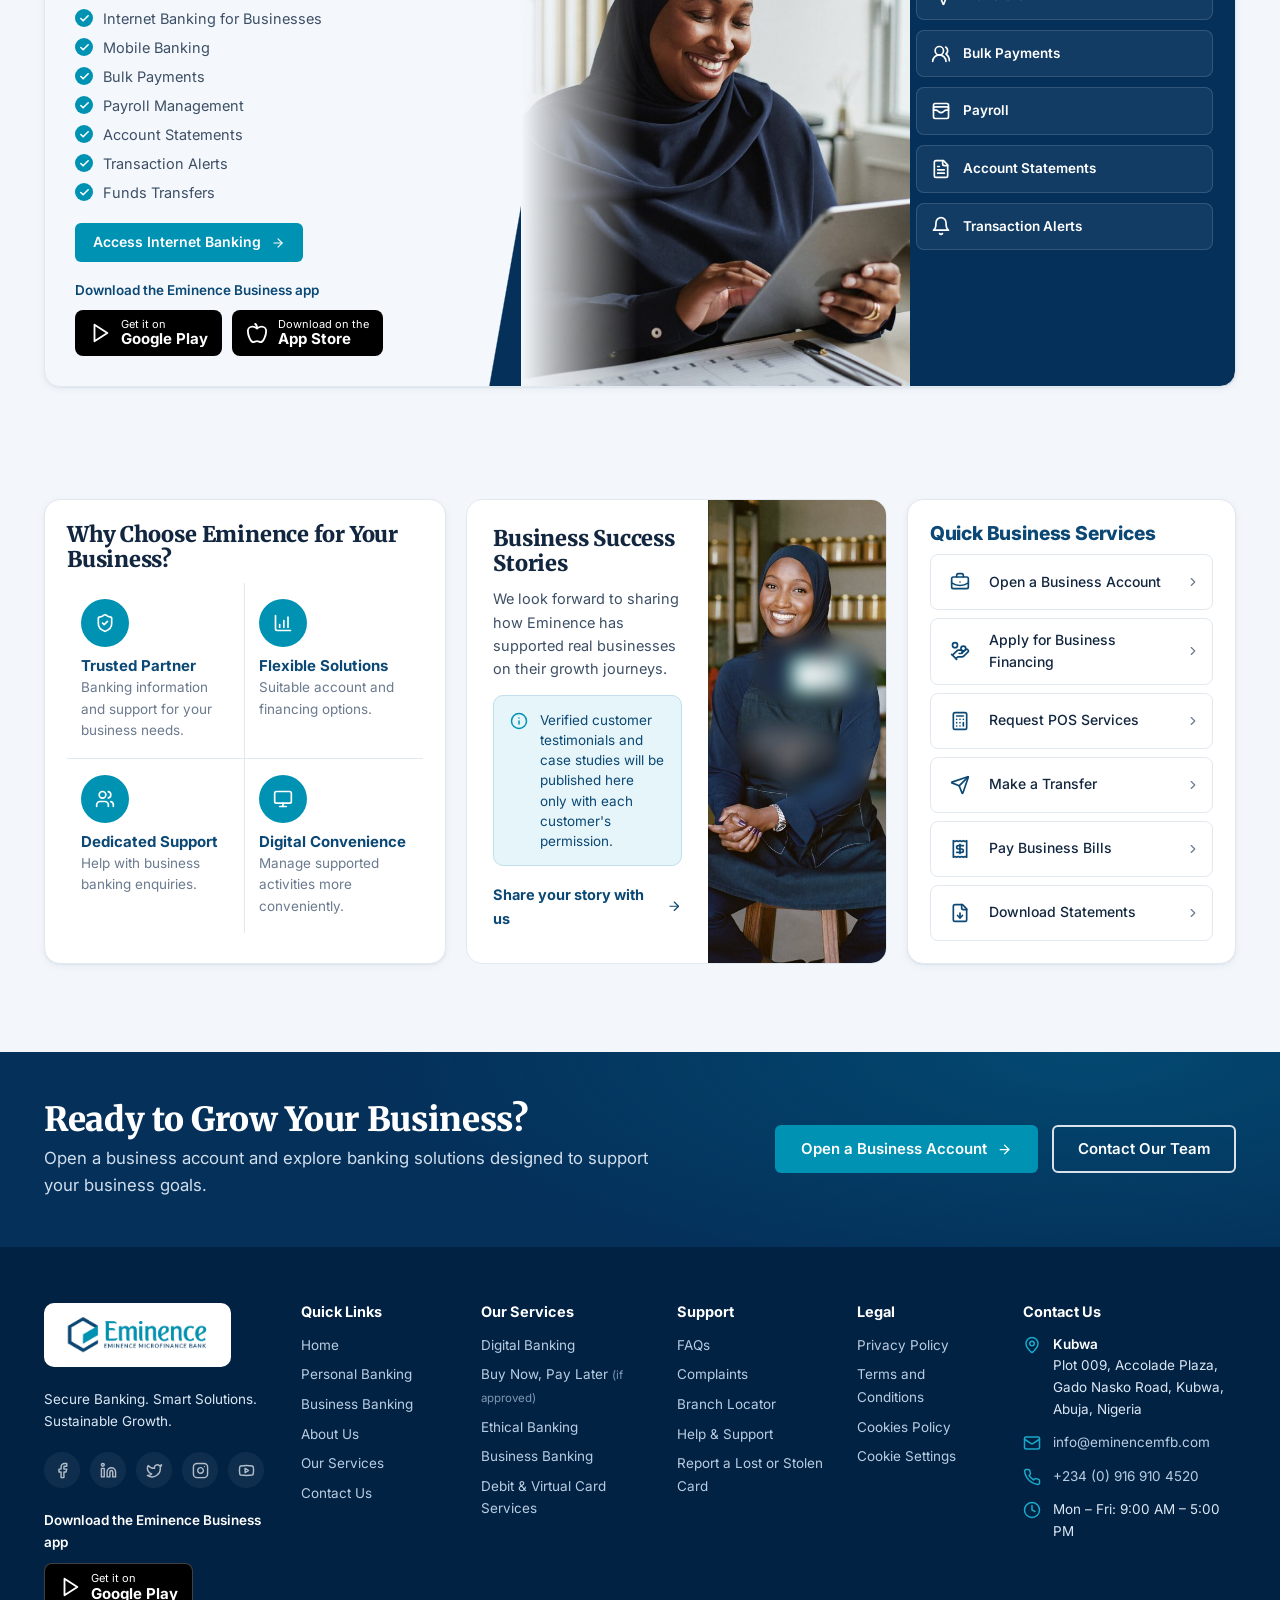
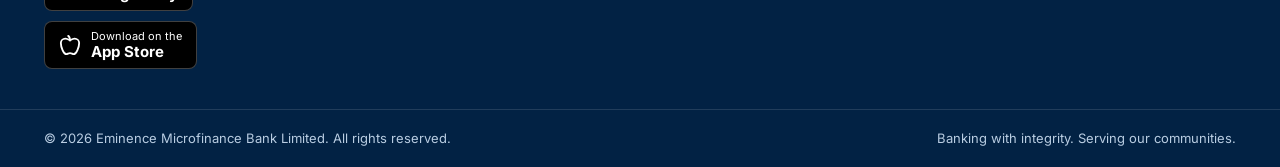
<file: eminence-website/business.html>
<!doctype html>
<html lang="en" class="no-js">
<head>
  <meta charset="utf-8">
  <meta name="viewport" content="width=device-width, initial-scale=1">
  <title>Business Banking | Eminence Microfinance Bank</title>
  <meta name="description" content="Business current and savings accounts, business financing, merchant and POS services and digital tools for SMEs and entrepreneurs.">
  <meta name="theme-color" content="#022244">
  <link rel="icon" type="image/webp" href="assets/img/eminence-icon.webp">
  <link rel="apple-touch-icon" href="assets/img/eminence-icon.webp">
  <link rel="preconnect" href="https://fonts.googleapis.com">
  <link rel="preconnect" href="https://fonts.gstatic.com" crossorigin>
  <link href="https://fonts.googleapis.com/css2?family=Inter:wght@400;500;600;700;800&family=Merriweather:wght@700;900&display=swap" rel="stylesheet">
  <link rel="stylesheet" href="assets/css/styles.css?v=20261105">
  <noscript><style>.preloader { display: none; }</style></noscript>
</head>
<body data-page="business">
  <a class="skip-link" href="#main">Skip to main content</a>
  <div class="preloader" id="preloader" role="status" aria-label="Loading Eminence Microfinance Bank">
    <div class="preloader__inner">
      <div class="preloader__logo" aria-hidden="true">
        <img class="preloader__navy" src="assets/img/preloader-navy.png" alt="" width="184" height="206">
        <img class="preloader__teal" src="assets/img/preloader-teal.png" alt="" width="184" height="206">
      </div>
      <div class="preloader__bar" aria-hidden="true"></div>
      <div class="preloader__text">Eminence Microfinance Bank</div>
    </div>
  </div>
  <header id="site-header"></header>

  <main id="main">
    <!-- HERO -->
    <section class="hero" aria-labelledby="hero-title">
      <div class="hero__media"><img decoding="async" src="assets/img/hero-business.jpg" alt="Businesswoman in a navy hijab working on a laptop in her office" fetchpriority="high"></div>
      <div class="container hero__inner">
        <div class="hero__content">
          <ol class="breadcrumb reveal"><li><a href="index.html">Home</a></li><li><i data-lucide="chevron-right"></i></li><li aria-current="page">Business Banking</li></ol>
          <span class="eyebrow eyebrow--gold reveal">Business Banking</span>
          <h1 id="hero-title" class="reveal" style="--d:.08s">Partners in <span class="accent">Your Business Growth</span></h1>
          <p class="reveal" style="--d:.16s">We aim to support businesses with flexible banking solutions, financial tools, and access to eligible financing to help them operate, grow, and pursue new opportunities.</p>
          <div class="btn-row reveal" style="--d:.24s">
            <a class="btn btn--primary" href="#" data-open-account>Open a Business Account <i data-lucide="arrow-right"></i></a>
            <a class="btn btn--ghost-light" href="#solutions">Explore Our Business Solutions</a>
          </div>
          <div class="hero-apps reveal" style="--d:.28s">
            <span class="hero-apps__label"><i data-lucide="smartphone"></i>Get the Eminence Business app</span>
            <div class="store-badges">
              <a class="store-badge store-badge--hero" href="#" data-store="biz-google" aria-label="Get the Eminence Business app on Google Play"><i data-lucide="play"></i><span>Get it on<b>Google Play</b></span></a>
              <a class="store-badge store-badge--hero" href="#" data-store="biz-apple" aria-label="Download the Eminence Business app on the App Store"><i data-lucide="apple"></i><span>Download on the<b>App Store</b></span></a>
            </div>
          </div>
          <ul class="hero-badges reveal" style="--d:.32s">
            <li><i data-lucide="shield-check"></i><span>Trusted Partner<small>for Businesses</small></span></li>
            <li><i data-lucide="chart-column-increasing"></i><span>Flexible Financial<small>Solutions</small></span></li>
            <li><i data-lucide="users"></i><span>Supporting SMEs<small>and Entrepreneurs</small></span></li>
          </ul>
        </div>
      </div>
    </section>

    <!-- QUICK STRIP -->
    <section class="quick-strip" aria-label="Business banking shortcuts">
      <div class="container">
        <div class="quick-grid quick-grid--5" data-stagger>
          <a class="quick-card is-featured reveal" href="#solutions"><i data-lucide="briefcase-business" class="ic-plain"></i><div><h3>Business Accounts</h3><p>Manage your business finances with ease.</p></div></a>
          <a class="quick-card reveal" href="#solutions"><i data-lucide="database" class="ic-plain"></i><div><h3>Business Financing</h3><p>Get funds to expand your business.</p></div></a>
          <a class="quick-card reveal" href="#solutions"><i data-lucide="calculator" class="ic-plain"></i><div><h3>Merchant &amp; POS Services</h3><p>Accept payments and grow your sales.</p></div></a>
          <a class="quick-card reveal" href="#digital"><i data-lucide="monitor" class="ic-plain"></i><div><h3>Digital Banking</h3><p>Bank anytime, anywhere.</p></div></a>
          <a class="quick-card reveal" href="contact.html?subject=Business%20support#message"><i data-lucide="user-round" class="ic-plain"></i><div><h3>Business Support</h3><p>Guidance for sustainable growth.</p></div></a>
        </div>
      </div>
    </section>

    <!-- SOLUTIONS -->
    <section class="section section--soft" id="solutions" style="padding-top:48px" aria-labelledby="sol-title">
      <div class="container">
        <div class="section-head reveal">
          <div><span class="eyebrow">Our Business Banking</span><h2 id="sol-title" class="h-section">Comprehensive Solutions for Every Business Stage</h2></div>
          <p>Whether you are starting a business, managing a growing enterprise, or planning your next stage of development, explore banking options designed around your business needs.</p>
        </div>
        <div class="grid grid-4" data-stagger>
          <article class="card reveal">
            <div class="card__img"><img decoding="async" src="assets/img/biz-current.jpg" alt="Businesswoman in a navy hijab managing transactions on her laptop" loading="lazy"></div>
            <div class="card__body">
              <div class="card__head"><span class="card__icon"><i data-lucide="briefcase-business"></i></span><h3>Business Current Account</h3></div>
              <p>A business account designed to support eligible businesses with everyday transactions and account management.</p>
              <ul class="check-list"><li>Supported payments and transfers</li><li>Business transaction records</li><li>Account management</li><li>Digital access where available</li></ul>
              <a class="btn btn--primary btn--block btn--sm" href="#" data-open-account>Open Business Current Account <i data-lucide="arrow-right"></i></a>
            </div>
          </article>
          <article class="card reveal">
            <div class="card__img"><img decoding="async" src="assets/img/biz-savings.jpg" alt="Eminence officer in a navy hijab meeting a business client" loading="lazy"></div>
            <div class="card__body">
              <div class="card__head"><span class="card__icon"><i data-lucide="database"></i></span><h3>Business Savings Account</h3></div>
              <p>A savings option designed to help businesses organise funds and prepare for future needs.</p>
              <ul class="check-list"><li>Business savings management</li><li>Financial planning support</li><li>Access to applicable account information</li><li>Available digital account services</li></ul>
              <a class="btn btn--primary btn--block btn--sm" href="#" data-open-account>Open Business Savings Account <i data-lucide="arrow-right"></i></a>
            </div>
          </article>
          <article class="card reveal">
            <div class="card__img"><img decoding="async" src="assets/img/biz-financing.jpg" alt="Shop owner in a navy hijab checking inventory on a tablet" loading="lazy"></div>
            <div class="card__body">
              <div class="card__head"><span class="card__icon"><i data-lucide="hand-coins"></i></span><h3>Business Financing</h3></div>
              <p>Explore eligible financing options intended to support business needs, subject to the bank's approved products and terms.</p>
              <ul class="check-list"><li>Working capital</li><li>Equipment and business assets</li><li>Trade and inventory needs</li><li>Business expansion</li></ul>
              <a class="btn btn--primary btn--block btn--sm" href="contact.html?subject=Business%20Financing%20enquiry#message">Learn More <i data-lucide="arrow-right"></i></a>
            </div>
          </article>
          <article class="card reveal">
            <div class="card__img"><img decoding="async" src="assets/img/biz-pos.jpg" alt="Shopkeeper in a navy hijab accepting a card payment on a POS terminal" loading="lazy"></div>
            <div class="card__body">
              <div class="card__head"><span class="card__icon"><i data-lucide="calculator"></i></span><h3>Merchant &amp; POS Services</h3></div>
              <p>Explore merchant payment solutions designed to help eligible businesses receive supported customer payments.</p>
              <ul class="check-list"><li>POS terminals</li><li>Merchant payment support</li><li>Transaction records</li><li>Business payment assistance</li></ul>
              <a class="btn btn--primary btn--block btn--sm" href="contact.html?subject=POS%20Services%20request#message">Get POS Services <i data-lucide="arrow-right"></i></a>
            </div>
          </article>
        </div>
      </div>
    </section>

    <!-- HOW TO OPEN A BUSINESS ACCOUNT -->
    <section class="section" id="how-to-open" aria-labelledby="open-b-title">
      <div class="container">
        <div class="section-head reveal">
          <div><span class="eyebrow">How to Open a Business Account</span><h2 id="open-b-title" class="h-section">Get Your Business Banking in 5 Steps</h2></div>
          <p>Here is how to open your Eminence business account, from gathering your documents to your first transaction.</p>
        </div>

        <ol class="open-steps" data-stagger>
          <li class="open-step reveal"><span class="open-step__num" aria-hidden="true"></span><span class="open-step__icon"><i data-lucide="briefcase-business"></i></span>
            <h3>Choose Your Account</h3><p>Choose a Business Current Account, a Business Savings Account, or both.</p></li>
          <li class="open-step reveal"><span class="open-step__num" aria-hidden="true"></span><span class="open-step__icon"><i data-lucide="file-text"></i></span>
            <h3>Prepare Your Documents</h3><p>Gather your CAC documents, TIN, proof of address, and the owner's ID, BVN and photograph.</p></li>
          <li class="open-step reveal"><span class="open-step__num" aria-hidden="true"></span><span class="open-step__icon"><i data-lucide="building-2"></i></span>
            <h3>Submit Your Application</h3><p>Visit our Kubwa office with your documents, or request a call from our business team.</p></li>
          <li class="open-step reveal"><span class="open-step__num" aria-hidden="true"></span><span class="open-step__icon"><i data-lucide="shield-check"></i></span>
            <h3>Verification &amp; Approval</h3><p>We complete KYC checks on the business and its signatory, then approve the account.</p></li>
          <li class="open-step reveal"><span class="open-step__num" aria-hidden="true"></span><span class="open-step__icon"><i data-lucide="badge-check"></i></span>
            <h3>Activate &amp; Transact</h3><p>Get your account number, set up the Eminence Business app and request POS if you need it.</p></li>
        </ol>

        <div class="open-grid">
          <div class="panel docs reveal reveal--left">
            <h3><i data-lucide="list-checks"></i>What Your Business Will Need</h3>
            <ul class="check-list">
              <li><span>CAC documents<small>Certificate of Business Name Registration and Status Report from the Corporate Affairs Commission (CAC)</small></span></li>
              <li><span>Identification<small>Valid government-issued ID for the owner/signatory: international passport, National Identity Card/NIN slip, driver's licence or voter's card</small></span></li>
              <li><span>Bank Verification Number (BVN)<small>BVN of the business owner or sole signatory</small></span></li>
              <li><span>Tax Identification Number (TIN)<small>Company or individual TIN linked to the business</small></span></li>
              <li><span>Proof of address<small>Recent utility bill (electricity, water or waste bill) from the last 3 months</small></span></li>
              <li><span>Passport photograph<small>Recent passport-size photograph(s) of the signatory</small></span></li>
            </ul>
          </div>
          <div class="panel ways reveal reveal--right">
            <h3><i data-lucide="navigation"></i>Ways to Apply</h3>
          <div class="way"><span class="ic-circle"><i data-lucide="map-pin"></i></span><div>
            <h4>Visit our Kubwa office</h4><p><span data-config="address"></span>, <span data-config="location"></span><br><strong data-config="hours"></strong></p>
            <a class="link-arrow" href="#" data-directions>Get directions <i data-lucide="arrow-right"></i></a></div></div>
            <div class="way"><span class="ic-circle ic-circle--teal"><i data-lucide="phone-call"></i></span><div>
              <h4>Speak to our business team</h4><p>Call <strong data-config="phone"></strong> or send a request, and we'll guide you.</p>
              <a class="btn btn--primary btn--sm" href="contact.html?subject=Business%20Banking#message">Request a Call Back <i data-lucide="arrow-right"></i></a></div></div>
            <div class="way"><span class="ic-circle"><i data-lucide="smartphone"></i></span><div>
              <h4>Then bank on the go</h4><p>Once your account is open, manage it on the Eminence Business app.</p>
              <div class="store-badges">
              <a class="store-badge" href="#" data-store="biz-google" aria-label="Get the Eminence Business app on Google Play"><i data-lucide="play"></i><span>Get it on<b>Google Play</b></span></a>
              <a class="store-badge" href="#" data-store="biz-apple" aria-label="Download the Eminence Business app on the App Store"><i data-lucide="apple"></i><span>Download on the<b>App Store</b></span></a>
              </div></div></div>
          </div>
        </div>
      </div>
    </section>

    <!-- DIGITAL TOOLS -->
    <section class="section section--soft" id="digital" style="padding-top:56px;padding-bottom:56px" aria-labelledby="dig-title">
      <div class="container digital-band digital-band--solo">
        <article class="digital-card reveal reveal--left">
          <div class="digital-card__text">
            <h2 id="dig-title">Digital Tools for a Smarter Business</h2>
            <p>Manage supported business banking activities anytime, anywhere through the bank's available digital platforms.</p>
            <ul class="check-list" style="font-size:14px">
              <li>Internet Banking for Businesses</li><li>Mobile Banking</li><li>Bulk Payments</li><li>Payroll Management</li>
              <li>Account Statements</li><li>Transaction Alerts</li><li>Funds Transfers</li>
            </ul>
            <a class="btn btn--primary btn--sm" href="#" data-link="internetBanking">Access Internet Banking <i data-lucide="arrow-right"></i></a>
            <p style="margin:18px 0 0;font-size:13.5px;font-weight:600;color:var(--navy)">Download the Eminence Business app</p>
            <div class="store-badges" style="margin-top:8px">
              <a class="store-badge" href="#" data-store="biz-google" aria-label="Get the Eminence Business app on Google Play"><i data-lucide="play"></i><span>Get it on<b>Google Play</b></span></a>
              <a class="store-badge" href="#" data-store="biz-apple" aria-label="Download the Eminence Business app on the App Store"><i data-lucide="apple"></i><span>Download on the<b>App Store</b></span></a>
            </div>
          </div>
          <div class="digital-card__media"><img decoding="async" src="assets/img/biz-digital.jpg" alt="Businesswoman in a navy hijab managing payroll on a tablet" loading="lazy"></div>
          <ul class="digital-card__menu" aria-label="Digital business tools">
            <li><a href="#" data-link="internetBanking"><i data-lucide="send"></i>Transfers</a></li>
            <li><a href="#" data-link="internetBanking"><i data-lucide="users-round"></i>Bulk Payments</a></li>
            <li><a href="#" data-link="internetBanking"><i data-lucide="wallet-cards"></i>Payroll</a></li>
            <li><a href="#" data-link="internetBanking"><i data-lucide="file-text"></i>Account Statements</a></li>
            <li><a href="#" data-link="internetBanking"><i data-lucide="bell"></i>Transaction Alerts</a></li>
          </ul>
        </article>
      </div>
    </section>

    <!-- WHY / STORIES / QUICK SERVICES -->
    <section class="section section--soft" style="padding-top:56px" aria-label="Why Eminence, success stories and quick services">
      <div class="container tri-row tri-row--b" style="grid-template-columns:minmax(0,1.1fr) minmax(0,1.15fr) minmax(0,.9fr)">
        <aside class="panel reveal reveal--left" style="padding:22px" aria-labelledby="why-title">
          <h2 id="why-title" class="h-sub" style="font-size:1.35rem">Why Choose Eminence for Your Business?</h2>
          <div class="why-grid">
            <div class="why-item"><span class="ic-circle ic-circle--teal" style="width:48px;height:48px;font-size:20px"><i data-lucide="shield-check"></i></span><div><h3>Trusted Partner</h3><p>Banking information and support for your business needs.</p></div></div>
            <div class="why-item"><span class="ic-circle ic-circle--teal" style="width:48px;height:48px;font-size:20px"><i data-lucide="chart-column-increasing"></i></span><div><h3>Flexible Solutions</h3><p>Suitable account and financing options.</p></div></div>
            <div class="why-item"><span class="ic-circle ic-circle--teal" style="width:48px;height:48px;font-size:20px"><i data-lucide="users"></i></span><div><h3>Dedicated Support</h3><p>Help with business banking enquiries.</p></div></div>
            <div class="why-item"><span class="ic-circle ic-circle--teal" style="width:48px;height:48px;font-size:20px"><i data-lucide="monitor"></i></span><div><h3>Digital Convenience</h3><p>Manage supported activities more conveniently.</p></div></div>
          </div>
        </aside>

        <article class="story reveal" aria-labelledby="story-title">
          <div class="story__text">
            <h2 id="story-title">Business Success Stories</h2>
            <p style="font-size:14.5px">We look forward to sharing how Eminence has supported real businesses on their growth journeys.</p>
            <p class="notice notice--info" style="margin-bottom:16px"><i data-lucide="info"></i><span>Verified customer testimonials and case studies will be published here only with each customer's permission.</span></p>
            <a class="link-arrow" href="contact.html?subject=Share%20my%20business%20story#message">Share your story with us <i data-lucide="arrow-right"></i></a>
          </div>
          <div class="story__media"><img decoding="async" src="assets/img/biz-story.jpg" alt="Proud shop owner in a navy hijab inside her store" loading="lazy"></div>
        </article>

        <aside class="panel reveal reveal--right" style="padding:22px" aria-labelledby="qbs-title">
          <h2 id="qbs-title" class="panel-title">Quick Business Services</h2>
          <ul class="qs-list">
            <li><a href="#" data-open-account><span class="ic ic--outline"><i data-lucide="briefcase-business"></i></span>Open a Business Account<i data-lucide="chevron-right"></i></a></li>
            <li><a href="contact.html?subject=Business%20Financing%20enquiry#message"><span class="ic ic--outline"><i data-lucide="hand-coins"></i></span>Apply for Business Financing<i data-lucide="chevron-right"></i></a></li>
            <li><a href="contact.html?subject=POS%20Services%20request#message"><span class="ic ic--outline"><i data-lucide="calculator"></i></span>Request POS Services<i data-lucide="chevron-right"></i></a></li>
            <li><a href="#" data-link="internetBanking"><span class="ic ic--outline"><i data-lucide="send"></i></span>Make a Transfer<i data-lucide="chevron-right"></i></a></li>
            <li><a href="#" data-link="internetBanking"><span class="ic ic--outline"><i data-lucide="receipt"></i></span>Pay Business Bills<i data-lucide="chevron-right"></i></a></li>
            <li><a href="#" data-link="internetBanking"><span class="ic ic--outline"><i data-lucide="file-down"></i></span>Download Statements<i data-lucide="chevron-right"></i></a></li>
          </ul>
        </aside>
      </div>
    </section>

    <!-- CTA -->
    <section class="cta" aria-labelledby="cta-title">
      <div class="container cta__inner reveal">
        <div>
          <h2 id="cta-title">Ready to Grow Your Business?</h2>
          <p>Open a business account and explore banking solutions designed to support your business goals.</p>
        </div>
        <div class="btn-row">
          <a class="btn btn--primary" href="#" data-open-account>Open a Business Account <i data-lucide="arrow-right"></i></a>
          <a class="btn btn--ghost-light" href="contact.html?subject=Business%20support#message">Contact Our Team</a>
        </div>
      </div>
    </section>
  </main>

  <footer id="site-footer"></footer>
  <script src="assets/js/vendor/lenis.min.js?v=20261105"></script>
  <script src="assets/js/vendor/lucide.min.js?v=20261105"></script>
  <script src="assets/js/main.js?v=20261105"></script>
</body>
</html>
</file>
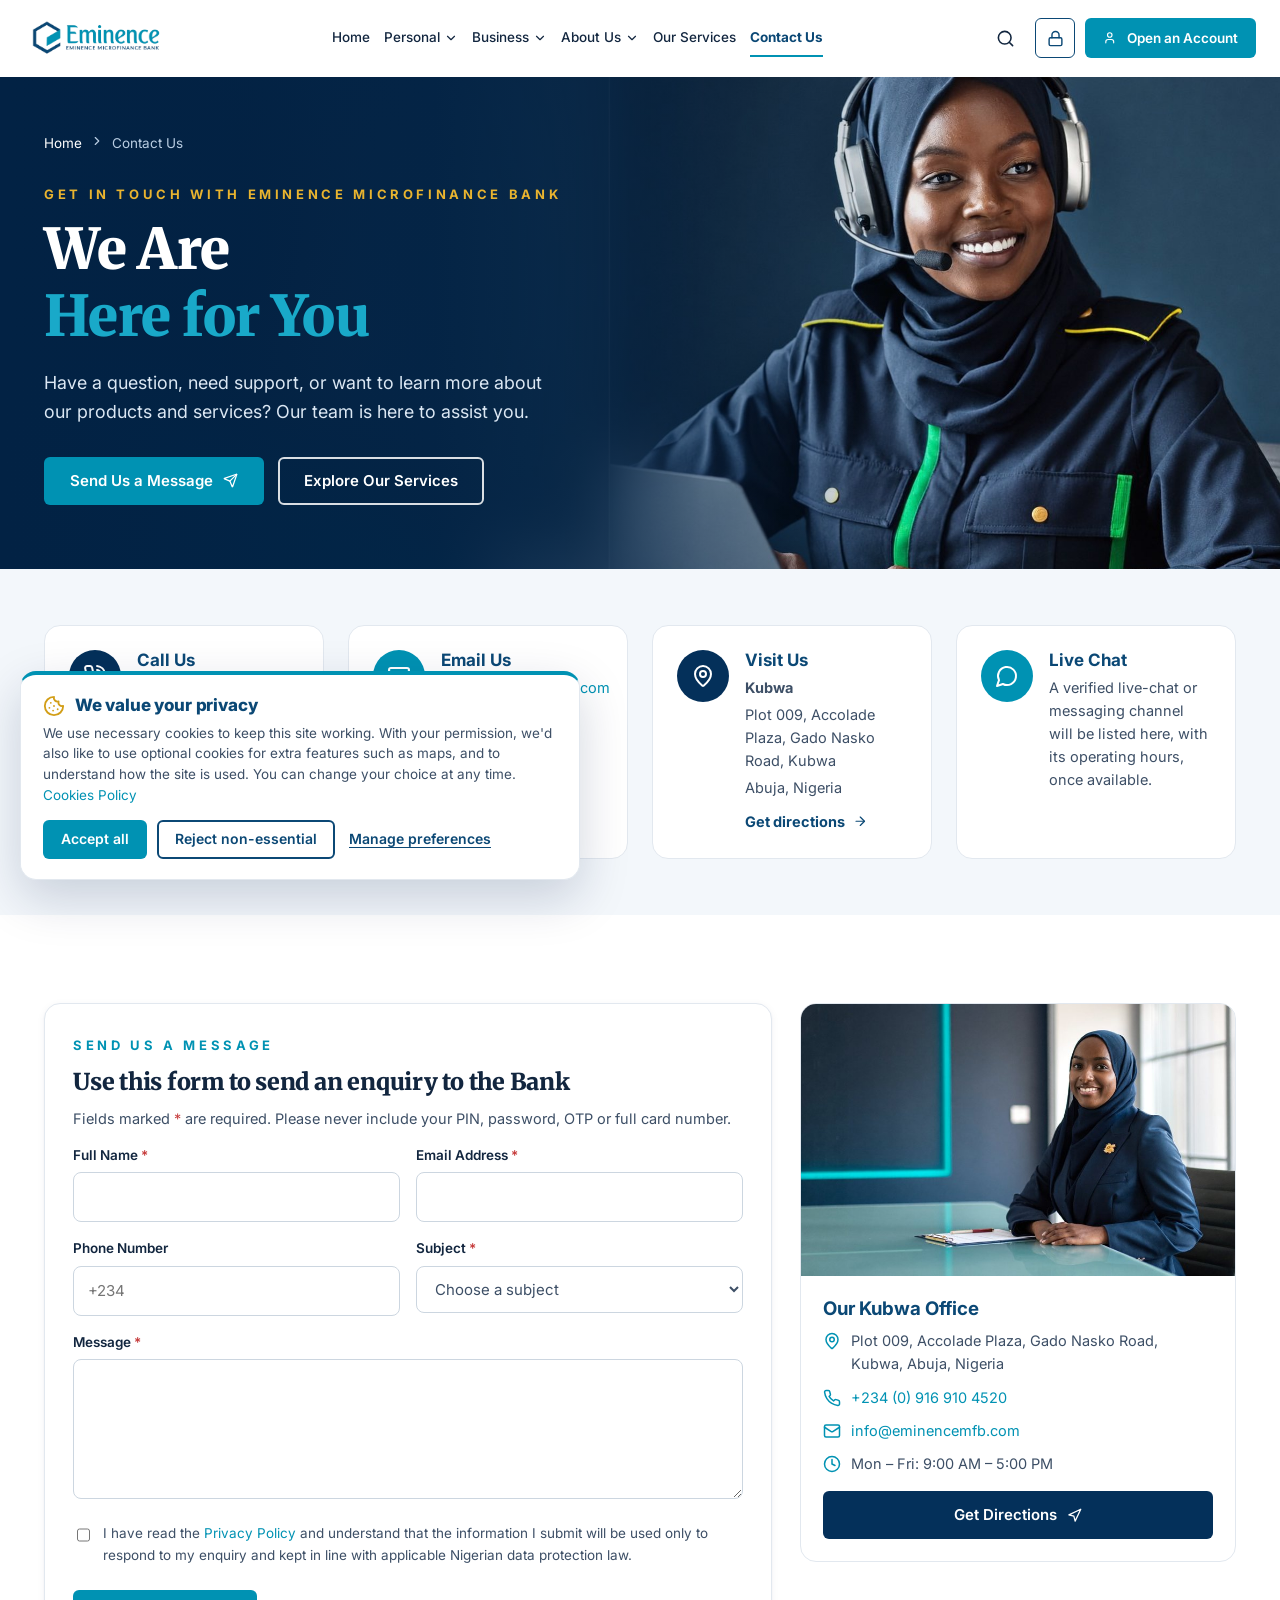
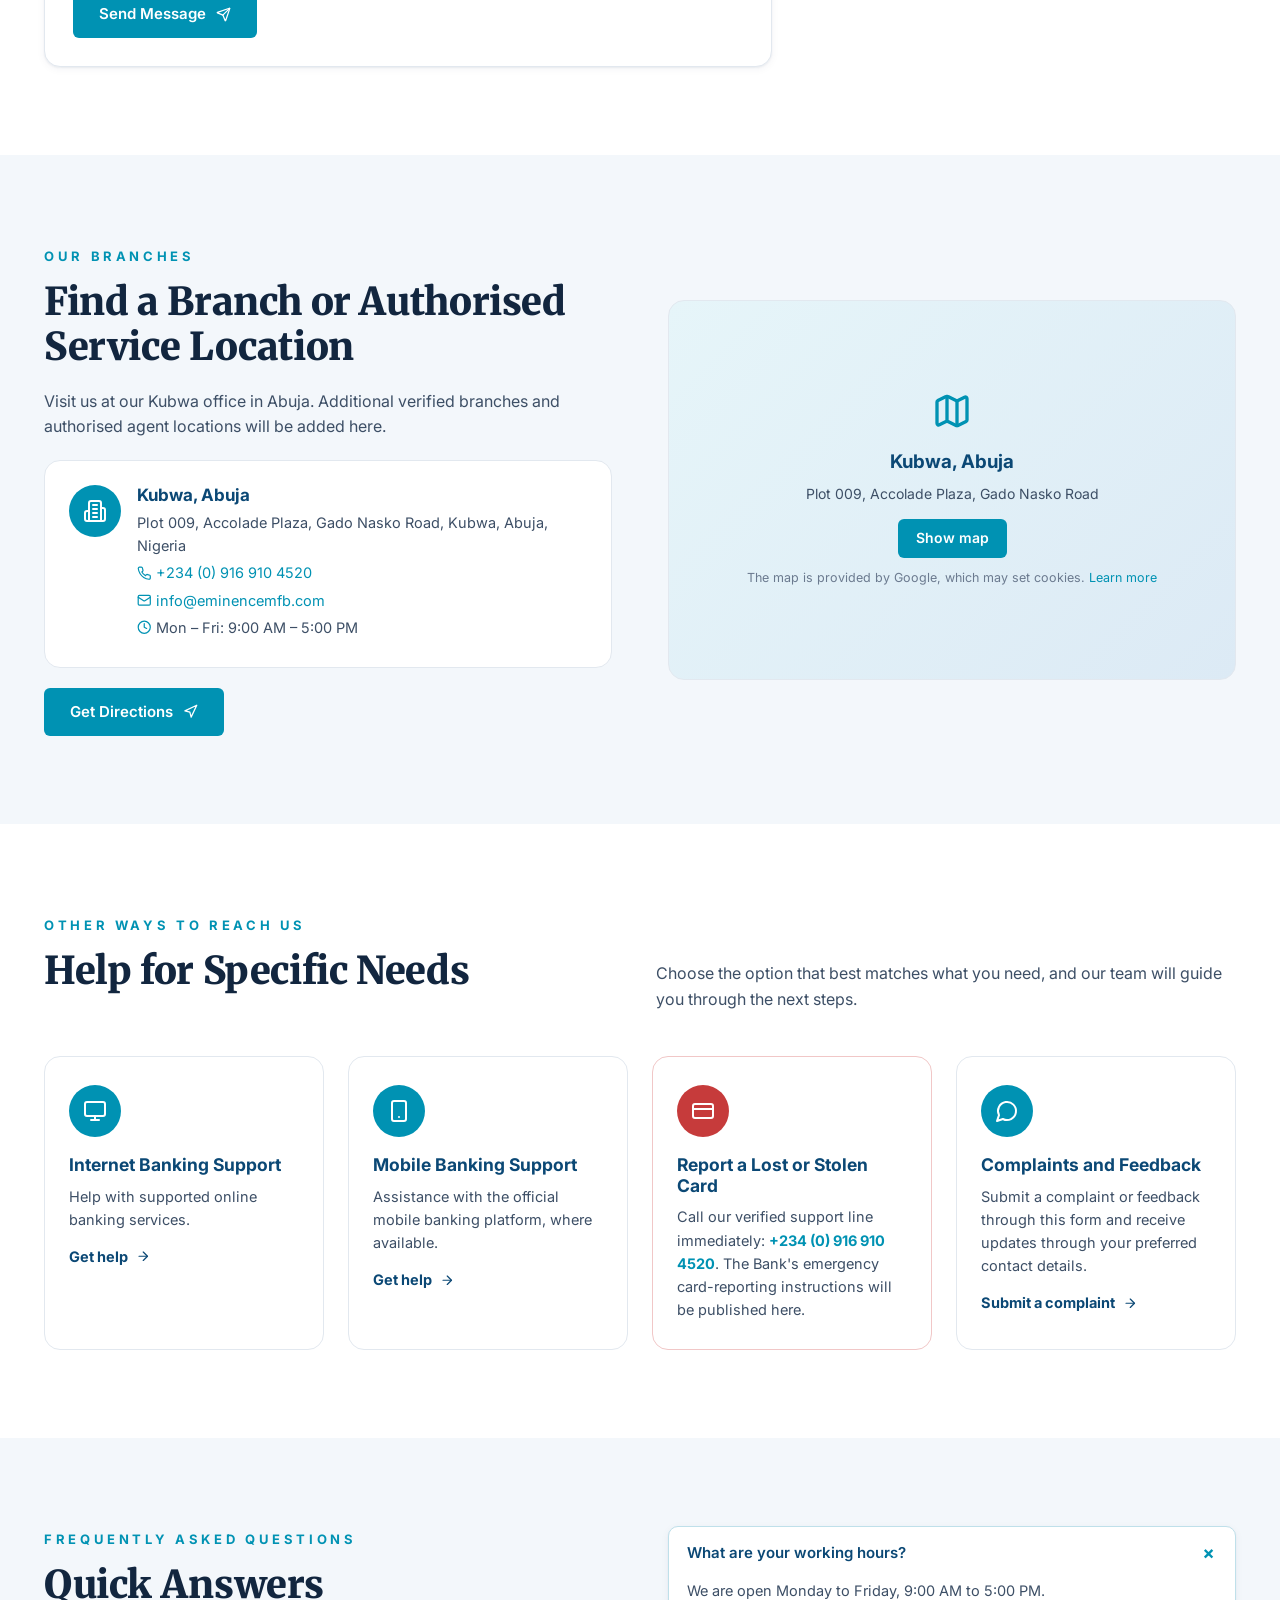
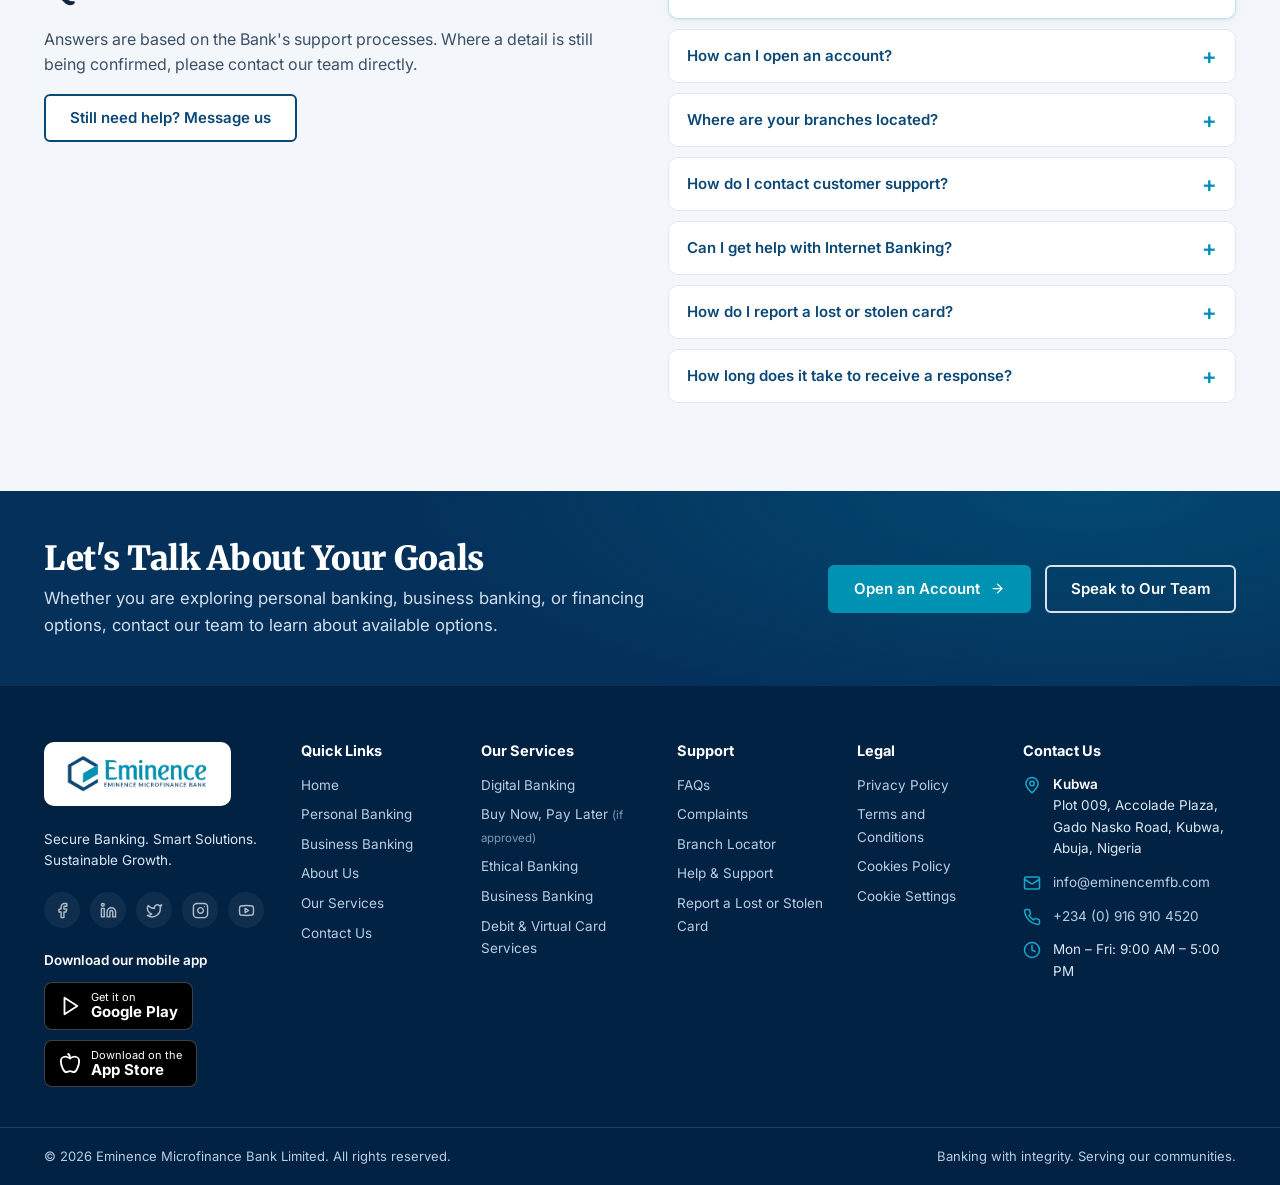
<file: eminence-website/contact.html>
<!doctype html>
<html lang="en" class="no-js">
<head>
  <meta charset="utf-8">
  <meta name="viewport" content="width=device-width, initial-scale=1">
  <title>Contact Us | Eminence Microfinance Bank</title>
  <meta name="description" content="Get in touch with Eminence Microfinance Bank — call, email, visit a branch or send us a message.">
  <meta name="theme-color" content="#022244">
  <link rel="icon" type="image/webp" href="assets/img/eminence-icon.webp">
  <link rel="apple-touch-icon" href="assets/img/eminence-icon.webp">
  <link rel="preconnect" href="https://fonts.googleapis.com">
  <link rel="preconnect" href="https://fonts.gstatic.com" crossorigin>
  <link href="https://fonts.googleapis.com/css2?family=Inter:wght@400;500;600;700;800&family=Merriweather:wght@700;900&display=swap" rel="stylesheet">
  <link rel="stylesheet" href="assets/css/styles.css?v=20261105">
  <noscript><style>.preloader { display: none; }</style></noscript>
</head>
<body data-page="contact">
  <a class="skip-link" href="#main">Skip to main content</a>
  <div class="preloader" id="preloader" role="status" aria-label="Loading Eminence Microfinance Bank">
    <div class="preloader__inner">
      <div class="preloader__logo" aria-hidden="true">
        <img class="preloader__navy" src="assets/img/preloader-navy.png" alt="" width="184" height="206">
        <img class="preloader__teal" src="assets/img/preloader-teal.png" alt="" width="184" height="206">
      </div>
      <div class="preloader__bar" aria-hidden="true"></div>
      <div class="preloader__text">Eminence Microfinance Bank</div>
    </div>
  </div>
  <header id="site-header"></header>

  <main id="main">
    <!-- HERO -->
    <section class="hero" aria-labelledby="hero-title">
      <div class="hero__media"><img decoding="async" src="assets/img/hero-contact.jpg" alt="Customer service officer in a navy hijab wearing a headset at a help desk" fetchpriority="high"></div>
      <div class="container hero__inner">
        <div class="hero__content">
          <ol class="breadcrumb reveal"><li><a href="index.html">Home</a></li><li><i data-lucide="chevron-right"></i></li><li aria-current="page">Contact Us</li></ol>
          <span class="eyebrow eyebrow--gold reveal">Get in Touch with Eminence Microfinance Bank</span>
          <h1 id="hero-title" class="reveal" style="--d:.08s">We Are <span class="accent">Here for You</span></h1>
          <p class="reveal" style="--d:.16s">Have a question, need support, or want to learn more about our products and services? Our team is here to assist you.</p>
          <div class="btn-row reveal" style="--d:.24s">
            <a class="btn btn--primary" href="#message">Send Us a Message <i data-lucide="send"></i></a>
            <a class="btn btn--ghost-light" href="services.html">Explore Our Services</a>
          </div>
        </div>
      </div>
    </section>

    <!-- CONTACT CARDS -->
    <section class="section section--soft" style="padding-top:56px;padding-bottom:56px" aria-labelledby="info-title">
      <div class="container">
        <h2 id="info-title" class="sr-only">Contact information</h2>
        <div class="grid grid-4" data-stagger>
          <article class="contact-card reveal"><span class="ic-circle"><i data-lucide="phone-call"></i></span><div><h3>Call Us</h3>
            <p data-config="phone"></p><p class="placeholder-text" data-config="altPhone" style="font-size:13px"></p><p style="font-size:13px;color:var(--muted)">Hours: <span data-config="hours"></span></p></div></article>
          <article class="contact-card reveal"><span class="ic-circle ic-circle--teal"><i data-lucide="mail"></i></span><div><h3>Email Us</h3>
            <p><a href="mailto:info@eminencemfb.com">info@eminencemfb.com</a></p><p class="placeholder-text" data-config="supportEmail" style="font-size:13px"></p></div></article>
          <article class="contact-card reveal"><span class="ic-circle"><i data-lucide="map-pin"></i></span><div><h3>Visit Us</h3>
            <p><strong data-config="branchName"></strong></p><p data-config="address"></p><p data-config="location"></p><a class="link-arrow" style="margin-top:6px" href="#" data-directions>Get directions <i data-lucide="arrow-right"></i></a></div></article>
          <article class="contact-card reveal"><span class="ic-circle ic-circle--teal"><i data-lucide="message-circle"></i></span><div><h3>Live Chat</h3>
            <p>A verified live-chat or messaging channel will be listed here, with its operating hours, once available.</p></div></article>
        </div>
      </div>
    </section>

    <!-- FORM + HEAD OFFICE -->
    <section class="section" id="message" aria-labelledby="form-title">
      <div class="container contact-layout">
        <div class="panel reveal reveal--left">
          <span class="eyebrow">Send Us a Message</span>
          <h2 id="form-title" class="h-sub">Use this form to send an enquiry to the Bank</h2>
          <p style="font-size:14.5px">Fields marked <span style="color:var(--danger)">*</span> are required. Please never include your PIN, password, OTP or full card number.</p>
          <form id="contact-form" novalidate>
            <div class="form-grid">
              <div class="field"><label for="f-name">Full Name <span class="req">*</span></label><input id="f-name" name="name" type="text" autocomplete="name" required><p class="err" role="alert"></p></div>
              <div class="field"><label for="f-email">Email Address <span class="req">*</span></label><input id="f-email" name="email" type="email" autocomplete="email" required><p class="err" role="alert"></p></div>
              <div class="field"><label for="f-phone">Phone Number</label><input id="f-phone" name="phone" type="tel" autocomplete="tel" placeholder="+234"><p class="err" role="alert"></p></div>
              <div class="field"><label for="f-subject">Subject <span class="req">*</span></label>
                <select id="f-subject" name="subject" required>
                  <option value="">Choose a subject</option>
                  <option>Open an Account</option>
                  <option>Personal Banking</option>
                  <option>Business Banking</option>
                  <option>Business Financing enquiry</option>
                  <option>Internet / Mobile Banking support</option>
                  <option>Card services</option>
                  <option>Complaint or feedback</option>
                  <option>Other enquiry</option>
                </select><p class="err" role="alert"></p></div>
              <div class="field full"><label for="f-message">Message <span class="req">*</span></label><textarea id="f-message" name="message" required></textarea><p class="err" role="alert"></p></div>
              <div class="full" style="position:absolute;left:-9999px" aria-hidden="true"><label for="f-website">Website</label><input id="f-website" name="website" type="text" tabindex="-1" autocomplete="off"></div>
              <div class="full field"><label class="consent"><input type="checkbox" name="consent" required><span>I have read the <a href="privacy.html">Privacy Policy</a> and understand that the information I submit will be used only to respond to my enquiry and kept in line with applicable Nigerian data protection law.</span></label><p class="err" role="alert" style="color:var(--danger);font-size:12.5px"></p></div>
            </div>
            <button type="submit" class="btn btn--primary" style="margin-top:18px">Send Message <i data-lucide="send"></i></button>
            <div class="form-status" aria-live="polite"></div>
          </form>
        </div>

        <aside class="reveal reveal--right" aria-labelledby="office-title">
          <div class="office-card">
            <img decoding="async" src="assets/img/office-kubwa.jpg" alt="Eminence officer in a navy hijab at a meeting table" loading="lazy">
            <div class="body">
              <h3 id="office-title">Our Kubwa Office</h3>
              <ul>
                <li><i data-lucide="map-pin"></i><span><span data-config="address"></span>, <span data-config="location"></span></span></li>
                <li><i data-lucide="phone"></i><span data-config="phone"></span></li>
                <li><i data-lucide="mail"></i><a href="mailto:info@eminencemfb.com">info@eminencemfb.com</a></li>
                <li><i data-lucide="clock"></i><span data-config="hours"></span></li>
              </ul>
              <a class="btn btn--navy btn--block" href="#" data-directions>Get Directions <i data-lucide="navigation"></i></a>
            </div>
          </div>
        </aside>
      </div>
    </section>

    <!-- BRANCHES -->
    <section class="section section--soft" id="branches" aria-labelledby="br-title">
      <div class="container split">
        <div class="reveal reveal--left">
          <span class="eyebrow">Our Branches</span>
          <h2 id="br-title" class="h-section">Find a Branch or Authorised Service Location</h2>
          <p>Visit us at our Kubwa office in Abuja. Additional verified branches and authorised agent locations will be added here.</p>
          <div class="contact-card" style="margin:20px 0;height:auto"><span class="ic-circle ic-circle--teal"><i data-lucide="building-2"></i></span><div>
            <h3>Kubwa, Abuja</h3>
            <p><span data-config="address"></span>, <span data-config="location"></span></p>
            <p><i data-lucide="phone" style="color:var(--teal);vertical-align:-2px"></i> <span data-config="phone"></span></p>
            <p><i data-lucide="mail" style="color:var(--teal);vertical-align:-2px"></i> <a href="mailto:info@eminencemfb.com">info@eminencemfb.com</a></p>
            <p><i data-lucide="clock" style="color:var(--teal);vertical-align:-2px"></i> <span data-config="hours"></span></p>
          </div></div>
          <a class="btn btn--primary" href="#" data-directions>Get Directions <i data-lucide="navigation"></i></a>
        </div>
        <div class="map-box map-box--live reveal reveal--right" data-map>
          <div><i data-lucide="map"></i><h3 style="color:var(--navy);margin-top:12px">Kubwa, Abuja</h3><p style="margin:0;font-size:14px">Plot 009, Accolade Plaza, Gado Nasko Road</p></div>
        </div>
      </div>
    </section>

    <!-- OTHER WAYS -->
    <section class="section" id="support" aria-labelledby="sup-title">
      <div class="container">
        <div class="section-head reveal">
          <div><span class="eyebrow">Other Ways to Reach Us</span><h2 id="sup-title" class="h-section">Help for Specific Needs</h2></div>
          <p>Choose the option that best matches what you need, and our team will guide you through the next steps.</p>
        </div>
        <div class="grid grid-4" data-stagger>
          <article class="pillar reveal"><span class="ic-circle ic-circle--teal"><i data-lucide="monitor"></i></span><h3>Internet Banking Support</h3><p>Help with supported online banking services.</p><a class="link-arrow" style="margin-top:14px" href="contact.html?subject=Internet%20%2F%20Mobile%20Banking%20support#message">Get help <i data-lucide="arrow-right"></i></a></article>
          <article class="pillar reveal"><span class="ic-circle ic-circle--teal"><i data-lucide="smartphone"></i></span><h3>Mobile Banking Support</h3><p>Assistance with the official mobile banking platform, where available.</p><a class="link-arrow" style="margin-top:14px" href="contact.html?subject=Internet%20%2F%20Mobile%20Banking%20support#message">Get help <i data-lucide="arrow-right"></i></a></article>
          <article class="pillar reveal" style="border-color:#f1c7c7"><span class="ic-circle" style="background:var(--danger)"><i data-lucide="credit-card"></i></span><h3>Report a Lost or Stolen Card</h3><p>Call our verified support line immediately: <strong data-config="phone"></strong>. The Bank's emergency card-reporting instructions will be published here.</p></article>
          <article class="pillar reveal"><span class="ic-circle ic-circle--teal"><i data-lucide="message-circle"></i></span><h3>Complaints and Feedback</h3><p>Submit a complaint or feedback through this form and receive updates through your preferred contact details.</p><a class="link-arrow" style="margin-top:14px" href="contact.html?subject=Complaint%20or%20feedback#message">Submit a complaint <i data-lucide="arrow-right"></i></a></article>
        </div>
      </div>
    </section>

    <!-- FAQ -->
    <section class="section section--soft" id="faqs" aria-labelledby="faq-title">
      <div class="container split" style="align-items:start">
        <div class="reveal reveal--left">
          <span class="eyebrow">Frequently Asked Questions</span>
          <h2 id="faq-title" class="h-section">Quick Answers</h2>
          <p>Answers are based on the Bank's support processes. Where a detail is still being confirmed, please contact our team directly.</p>
          <a class="btn btn--outline" href="#message">Still need help? Message us</a>
        </div>
        <div class="faq reveal reveal--right" data-single>
          <details open><summary>What are your working hours?</summary><div class="faq__a"><p>We are open Monday to Friday, 9:00 AM to 5:00 PM.</p></div></details>
          <details><summary>How can I open an account?</summary><div class="faq__a"><p>Follow the Bank's official account-opening process and provide the identification and verification information required for your account type. You can start by choosing <a href="#" data-open-account>Open an Account</a>.</p></div></details>
          <details><summary>Where are your branches located?</summary><div class="faq__a"><p>Our office is at Plot 009, Accolade Plaza, Gado Nasko Road, Kubwa, Abuja. See the <a href="#branches">Branch Locator</a> for the map and directions.</p></div></details>
          <details><summary>How do I contact customer support?</summary><div class="faq__a"><p>Call <span data-config="phone"></span>, email <a href="mailto:info@eminencemfb.com">info@eminencemfb.com</a>, or use the message form on this page.</p></div></details>
          <details><summary>Can I get help with Internet Banking?</summary><div class="faq__a"><p>Yes. Choose “Internet / Mobile Banking support” as the subject in the message form, or call customer support. Always access Internet Banking through the verified link on this website.</p></div></details>
          <details><summary>How do I report a lost or stolen card?</summary><div class="faq__a"><p>Contact customer support immediately on <span data-config="phone"></span> so your card can be blocked. Never share your PIN or OTP with anyone, including bank staff.</p></div></details>
          <details><summary>How long does it take to receive a response?</summary><div class="faq__a"><p>Response times depend on the nature of your enquiry. The Bank's confirmed service timelines will be published here.</p></div></details>
        </div>
      </div>
    </section>

    <!-- CTA -->
    <section class="cta" aria-labelledby="cta-title">
      <div class="container cta__inner reveal">
        <div>
          <h2 id="cta-title">Let's Talk About Your Goals</h2>
          <p>Whether you are exploring personal banking, business banking, or financing options, contact our team to learn about available options.</p>
        </div>
        <div class="btn-row">
          <a class="btn btn--primary" href="#" data-open-account>Open an Account <i data-lucide="arrow-right"></i></a>
          <a class="btn btn--ghost-light" href="#message">Speak to Our Team</a>
        </div>
      </div>
    </section>
  </main>

  <footer id="site-footer"></footer>
  <script src="assets/js/vendor/lenis.min.js?v=20261105"></script>
  <script src="assets/js/vendor/lucide.min.js?v=20261105"></script>
  <script src="assets/js/main.js?v=20261105"></script>
</body>
</html>
</file>
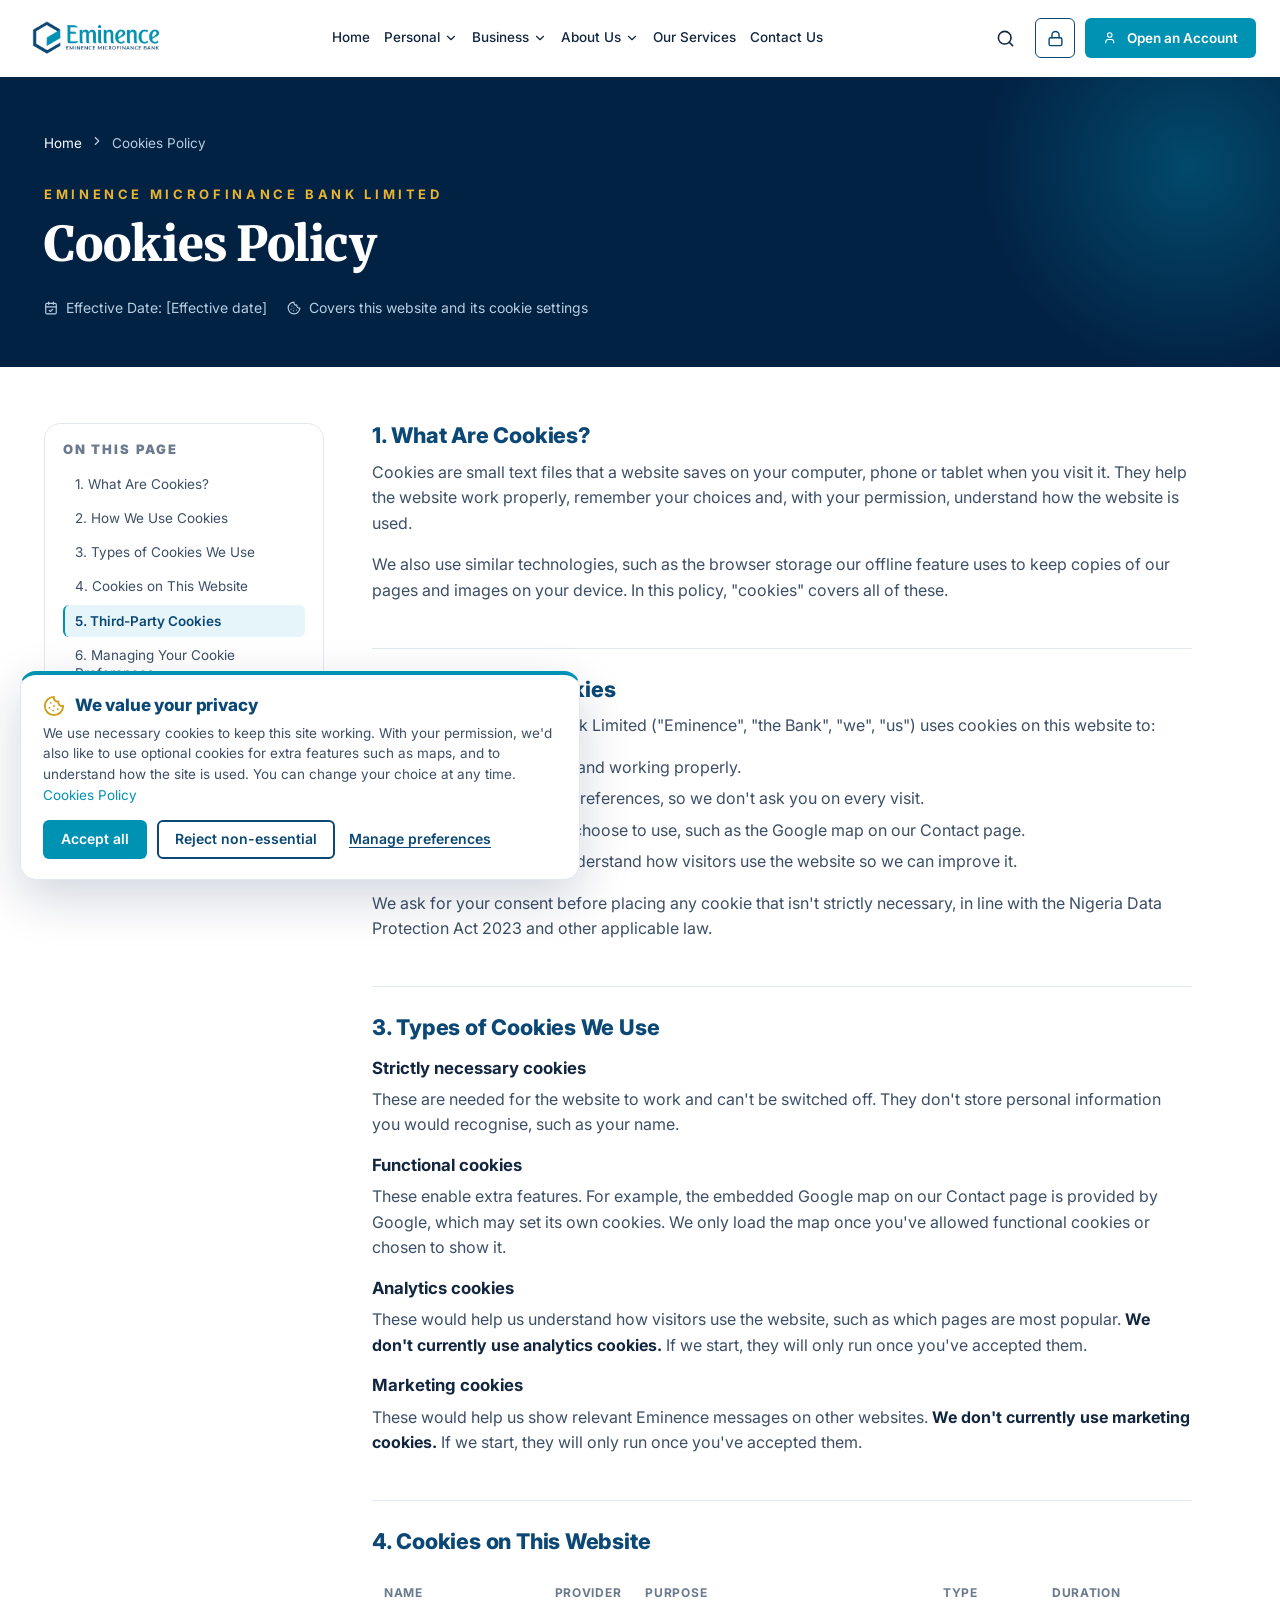
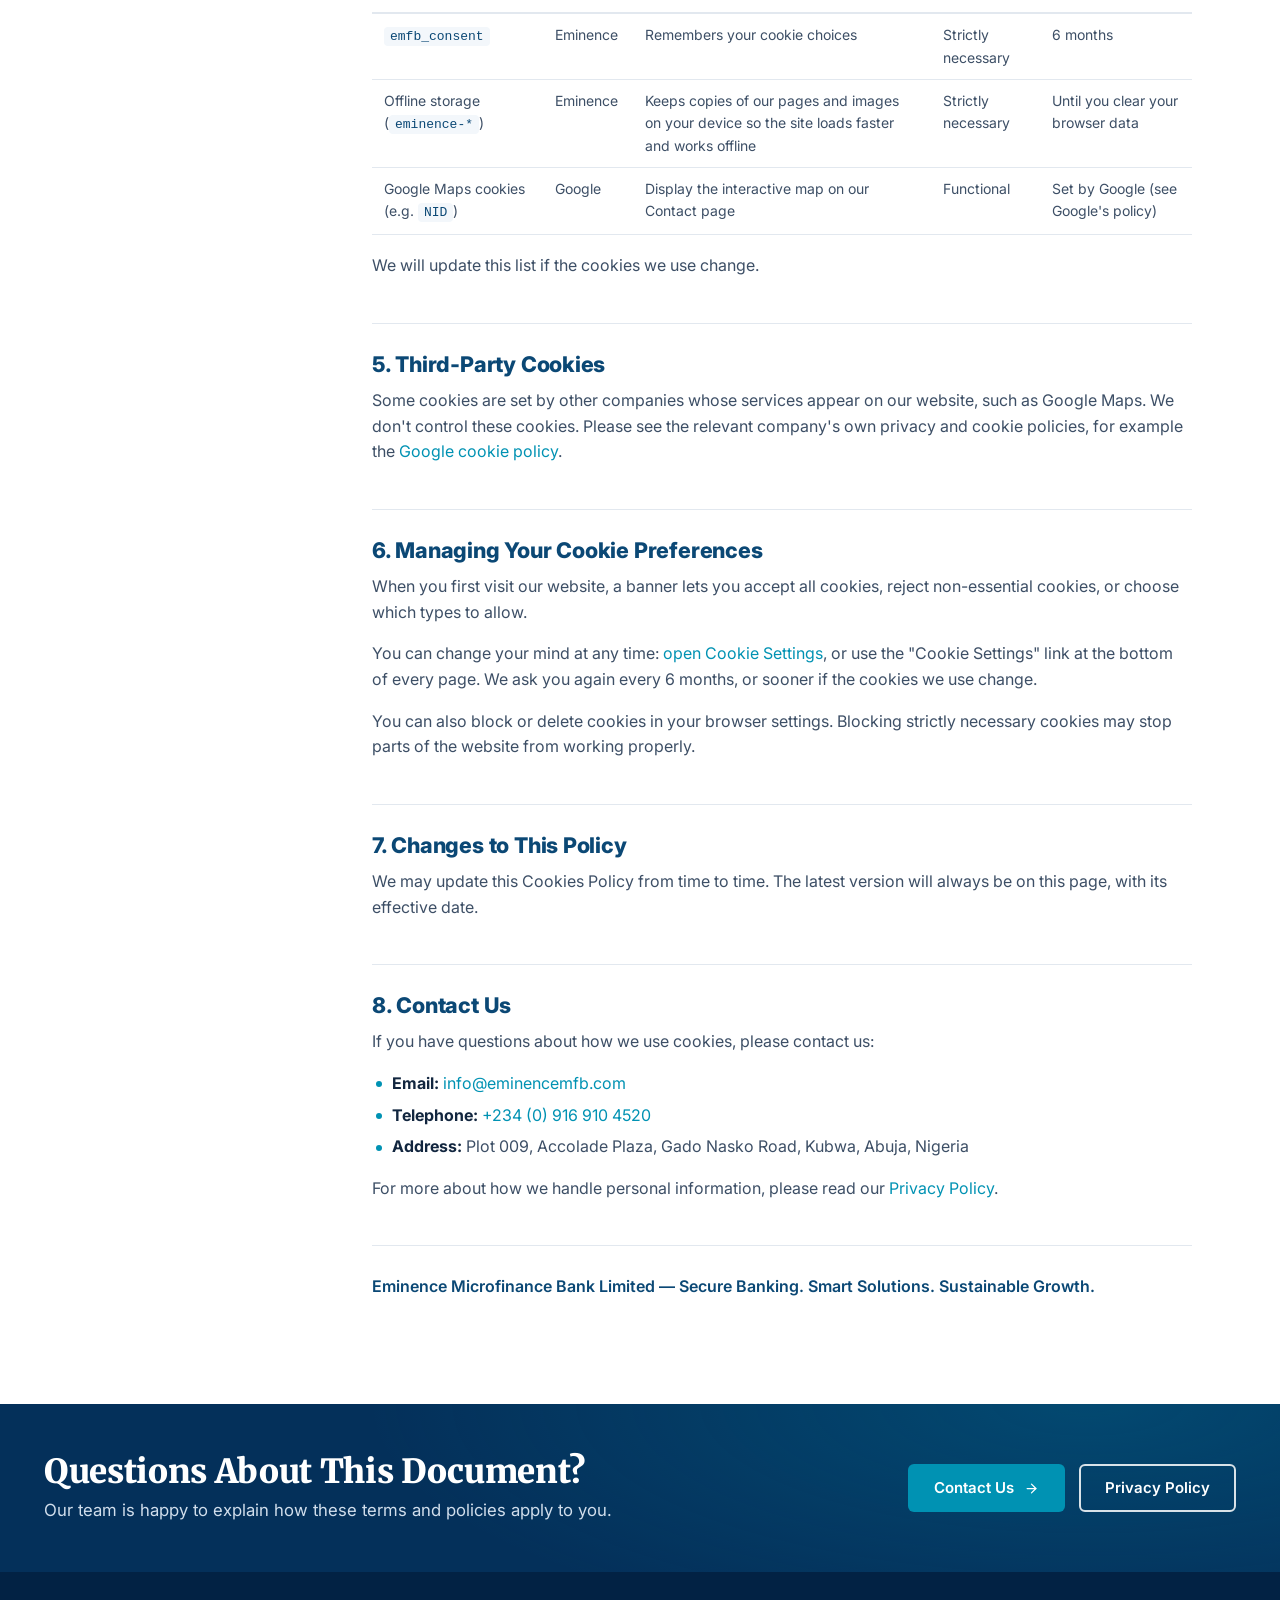
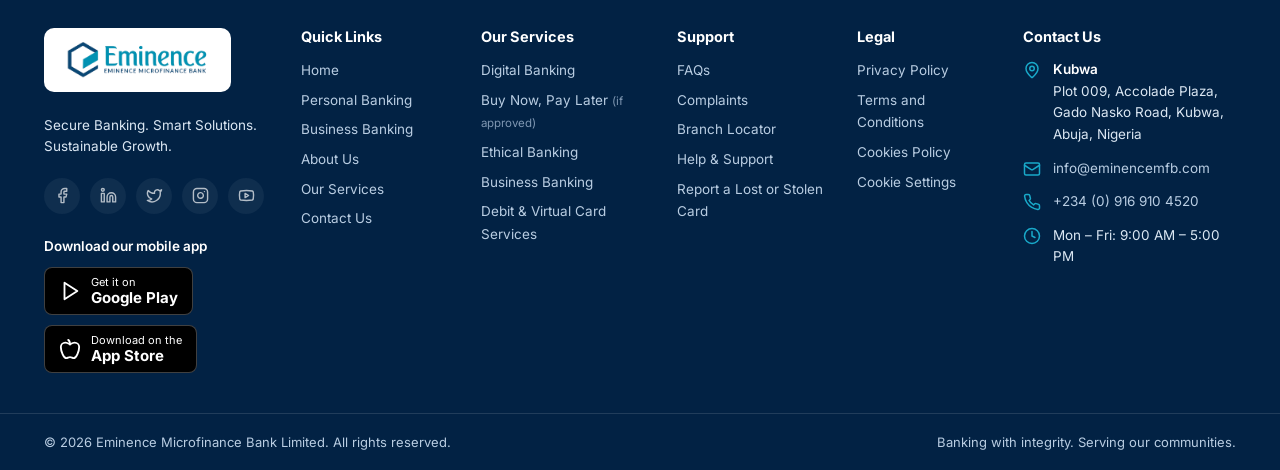
<file: eminence-website/cookies.html>
<!doctype html>
<html lang="en" class="no-js">
<head>
  <meta charset="utf-8">
  <meta name="viewport" content="width=device-width, initial-scale=1">
  <title>Cookies Policy | Eminence Microfinance Bank</title>
  <meta name="description" content="How Eminence Microfinance Bank uses cookies and similar technologies on its website, and how to manage your preferences.">
  <meta name="theme-color" content="#022244">
  <link rel="icon" type="image/webp" href="assets/img/eminence-icon.webp">
  <link rel="apple-touch-icon" href="assets/img/eminence-icon.webp">
  <link rel="preconnect" href="https://fonts.googleapis.com">
  <link rel="preconnect" href="https://fonts.gstatic.com" crossorigin>
  <link href="https://fonts.googleapis.com/css2?family=Inter:wght@400;500;600;700;800&family=Merriweather:wght@700;900&display=swap" rel="stylesheet">
  <link rel="stylesheet" href="assets/css/styles.css?v=20261105">
  <noscript><style>.preloader { display: none; }</style></noscript>
</head>
<body data-page="cookies">
  <a class="skip-link" href="#main">Skip to main content</a>
  <div class="preloader" id="preloader" role="status" aria-label="Loading Eminence Microfinance Bank">
    <div class="preloader__inner">
      <div class="preloader__logo" aria-hidden="true">
        <img class="preloader__navy" src="assets/img/preloader-navy.png" alt="" width="184" height="206">
        <img class="preloader__teal" src="assets/img/preloader-teal.png" alt="" width="184" height="206">
      </div>
      <div class="preloader__bar" aria-hidden="true"></div>
      <div class="preloader__text">Eminence Microfinance Bank</div>
    </div>
  </div>
  <header id="site-header"></header>

  <main id="main">
    <section class="legal-hero" aria-labelledby="hero-title">
      <div class="container" style="position:relative;z-index:1">
        <ol class="breadcrumb reveal"><li><a href="index.html">Home</a></li><li><i data-lucide="chevron-right"></i></li><li aria-current="page">Cookies Policy</li></ol>
        <span class="eyebrow eyebrow--gold reveal">Eminence Microfinance Bank Limited</span>
        <h1 id="hero-title" class="reveal" style="--d:.08s">Cookies Policy</h1>
        <div class="meta reveal" style="--d:.16s"><span><i data-lucide="calendar-check"></i>Effective Date: [Effective date]</span><span><i data-lucide="cookie"></i>Covers this website and its cookie settings</span></div>
      </div>
    </section>

    <section class="section" style="padding-top:56px">
      <div class="container legal">
        <nav class="toc" aria-label="On this page" data-lenis-prevent>
          <h2>On this page</h2>
          <ol>
<li><a href="#what">1. What Are Cookies?</a></li>
<li><a href="#how">2. How We Use Cookies</a></li>
<li><a href="#types">3. Types of Cookies We Use</a></li>
<li><a href="#list">4. Cookies on This Website</a></li>
<li><a href="#third-party">5. Third-Party Cookies</a></li>
<li><a href="#manage">6. Managing Your Cookie Preferences</a></li>
<li><a href="#changes">7. Changes to This Policy</a></li>
<li><a href="#contact">8. Contact Us</a></li>
          </ol>
        </nav>
        <div class="legal-body">
          <section id="what" aria-labelledby="what-h"><h2 id="what-h">1. What Are Cookies?</h2>
          <p>Cookies are small text files that a website saves on your computer, phone or tablet when you visit it. They help the website work properly, remember your choices and, with your permission, understand how the website is used.</p>
          <p>We also use similar technologies, such as the browser storage our offline feature uses to keep copies of our pages and images on your device. In this policy, "cookies" covers all of these.</p>
          </section>
          <section id="how" aria-labelledby="how-h"><h2 id="how-h">2. How We Use Cookies</h2>
          <p>Eminence Microfinance Bank Limited ("Eminence", "the Bank", "we", "us") uses cookies on this website to:</p>
          <ul>
            <li>Keep the website secure and working properly.</li>
            <li>Remember your cookie preferences, so we don't ask you on every visit.</li>
            <li>Load extra features you choose to use, such as the Google map on our Contact page.</li>
            <li>With your permission, understand how visitors use the website so we can improve it.</li>
          </ul>
          <p>We ask for your consent before placing any cookie that isn't strictly necessary, in line with the Nigeria Data Protection Act 2023 and other applicable law.</p>
          </section>
          <section id="types" aria-labelledby="types-h"><h2 id="types-h">3. Types of Cookies We Use</h2>
          <h3>Strictly necessary cookies</h3>
          <p>These are needed for the website to work and can't be switched off. They don't store personal information you would recognise, such as your name.</p>
          <h3>Functional cookies</h3>
          <p>These enable extra features. For example, the embedded Google map on our Contact page is provided by Google, which may set its own cookies. We only load the map once you've allowed functional cookies or chosen to show it.</p>
          <h3>Analytics cookies</h3>
          <p>These would help us understand how visitors use the website, such as which pages are most popular. <strong>We don't currently use analytics cookies.</strong> If we start, they will only run once you've accepted them.</p>
          <h3>Marketing cookies</h3>
          <p>These would help us show relevant Eminence messages on other websites. <strong>We don't currently use marketing cookies.</strong> If we start, they will only run once you've accepted them.</p>
          </section>
          <section id="list" aria-labelledby="list-h"><h2 id="list-h">4. Cookies on This Website</h2>
          <div class="table-wrap">
            <table class="cookie-table">
              <thead><tr><th scope="col">Name</th><th scope="col">Provider</th><th scope="col">Purpose</th><th scope="col">Type</th><th scope="col">Duration</th></tr></thead>
              <tbody>
                <tr><td><code>emfb_consent</code></td><td>Eminence</td><td>Remembers your cookie choices</td><td>Strictly necessary</td><td>6 months</td></tr>
                <tr><td>Offline storage (<code>eminence-*</code>)</td><td>Eminence</td><td>Keeps copies of our pages and images on your device so the site loads faster and works offline</td><td>Strictly necessary</td><td>Until you clear your browser data</td></tr>
                <tr><td>Google Maps cookies (e.g. <code>NID</code>)</td><td>Google</td><td>Display the interactive map on our Contact page</td><td>Functional</td><td>Set by Google (see Google's policy)</td></tr>
              </tbody>
            </table>
          </div>
          <p>We will update this list if the cookies we use change.</p>
          </section>
          <section id="third-party" aria-labelledby="third-party-h"><h2 id="third-party-h">5. Third-Party Cookies</h2>
          <p>Some cookies are set by other companies whose services appear on our website, such as Google Maps. We don't control these cookies. Please see the relevant company's own privacy and cookie policies, for example the <a href="https://policies.google.com/technologies/cookies" target="_blank" rel="noopener">Google cookie policy</a>.</p>
          </section>
          <section id="manage" aria-labelledby="manage-h"><h2 id="manage-h">6. Managing Your Cookie Preferences</h2>
          <p>When you first visit our website, a banner lets you accept all cookies, reject non-essential cookies, or choose which types to allow.</p>
          <p>You can change your mind at any time: <a href="#" data-cookie-settings>open Cookie Settings</a>, or use the "Cookie Settings" link at the bottom of every page. We ask you again every 6 months, or sooner if the cookies we use change.</p>
          <p>You can also block or delete cookies in your browser settings. Blocking strictly necessary cookies may stop parts of the website from working properly.</p>
          </section>
          <section id="changes" aria-labelledby="changes-h"><h2 id="changes-h">7. Changes to This Policy</h2>
          <p>We may update this Cookies Policy from time to time. The latest version will always be on this page, with its effective date.</p>
          </section>
          <section id="contact" aria-labelledby="contact-h"><h2 id="contact-h">8. Contact Us</h2>
          <p>If you have questions about how we use cookies, please contact us:</p>
          <ul>
            <li><strong>Email:</strong> <a href="mailto:info@eminencemfb.com">info@eminencemfb.com</a></li>
            <li><strong>Telephone:</strong> <span data-config="phone"></span></li>
            <li><strong>Address:</strong> <span data-config="address"></span>, <span data-config="location"></span></li>
          </ul>
          <p>For more about how we handle personal information, please read our <a href="privacy.html">Privacy Policy</a>.</p>
          </section>
          <p style="margin-top:24px;font-weight:600;color:var(--navy)">Eminence Microfinance Bank Limited — Secure Banking. Smart Solutions. Sustainable Growth.</p>
        </div>
      </div>
    </section>

    <section class="cta" aria-labelledby="cta-title">
      <div class="container cta__inner reveal">
        <div>
          <h2 id="cta-title">Questions About This Document?</h2>
          <p>Our team is happy to explain how these terms and policies apply to you.</p>
        </div>
        <div class="btn-row">
          <a class="btn btn--primary" href="contact.html?subject=Other%20enquiry#message">Contact Us <i data-lucide="arrow-right"></i></a>
          <a class="btn btn--ghost-light" href="privacy.html">Privacy Policy</a>
        </div>
      </div>
    </section>
  </main>

  <footer id="site-footer"></footer>
  <script src="assets/js/vendor/lenis.min.js?v=20261105"></script>
  <script src="assets/js/vendor/lucide.min.js?v=20261105"></script>
  <script src="assets/js/main.js?v=20261105"></script>
</body>
</html>
</file>
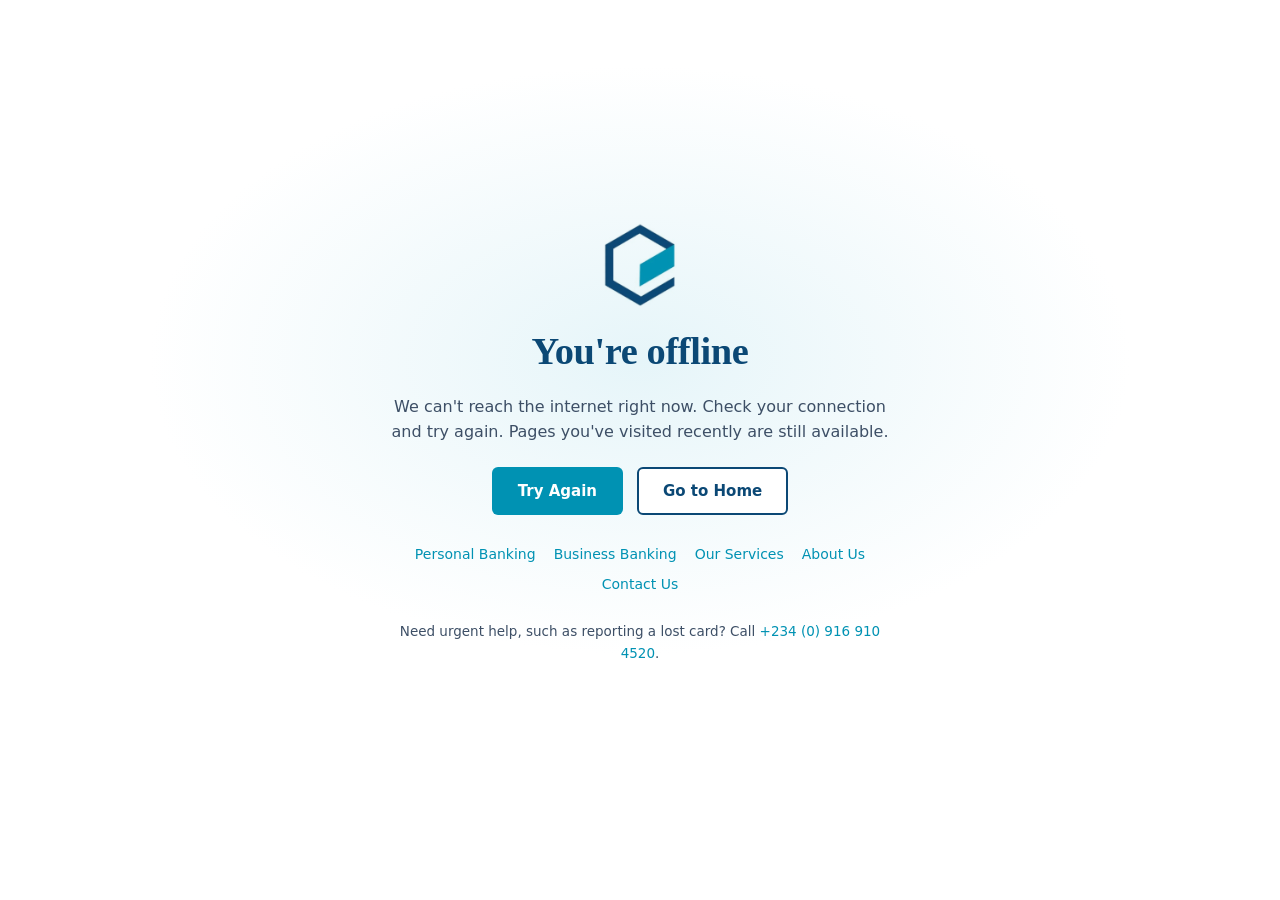
<file: eminence-website/offline.html>
<!doctype html>
<html lang="en">
<head>
  <meta charset="utf-8">
  <meta name="viewport" content="width=device-width, initial-scale=1">
  <title>You're Offline | Eminence Microfinance Bank</title>
  <meta name="robots" content="noindex">
  <meta name="theme-color" content="#022244">
  <link rel="icon" type="image/webp" href="assets/img/eminence-icon.webp">
  <link rel="stylesheet" href="assets/css/styles.css?v=20261105">
  <style>
    .offline { min-height: 100vh; display: grid; place-items: center; padding: 24px 16px; background: radial-gradient(700px 420px at 50% 40%, var(--teal-50), #fff 70%); text-align: center; }
    .offline__box { max-width: 520px; }
    .offline__logo { width: 76px; margin: 0 auto 22px; }
    .offline h1 { font-size: clamp(1.8rem, 5vw, 2.4rem); color: var(--navy); }
    .offline p { color: var(--body); }
    .offline .btn-row { justify-content: center; margin: 22px 0 28px; }
    .offline__links { display: flex; flex-wrap: wrap; gap: 8px 18px; justify-content: center; font-size: 14px; }
    .offline__help { margin-top: 26px; font-size: 13.5px; color: var(--muted); }
  </style>
</head>
<body>
  <main class="offline">
    <div class="offline__box">
      <img class="offline__logo" src="assets/img/eminence-icon-transparent.png" alt="Eminence Microfinance Bank">
      <h1>You're offline</h1>
      <p>We can't reach the internet right now. Check your connection and try again. Pages you've visited recently are still available.</p>
      <div class="btn-row">
        <button type="button" class="btn btn--primary" onclick="location.reload()">Try Again</button>
        <a class="btn btn--outline" href="index.html">Go to Home</a>
      </div>
      <nav class="offline__links" aria-label="Saved pages">
        <a href="personal.html">Personal Banking</a><a href="business.html">Business Banking</a>
        <a href="services.html">Our Services</a><a href="about.html">About Us</a><a href="contact.html">Contact Us</a>
      </nav>
      <p class="offline__help">Need urgent help, such as reporting a lost card? Call <a href="tel:+2349169104520">+234 (0) 916 910 4520</a>.</p>
    </div>
  </main>
</body>
</html>
</file>
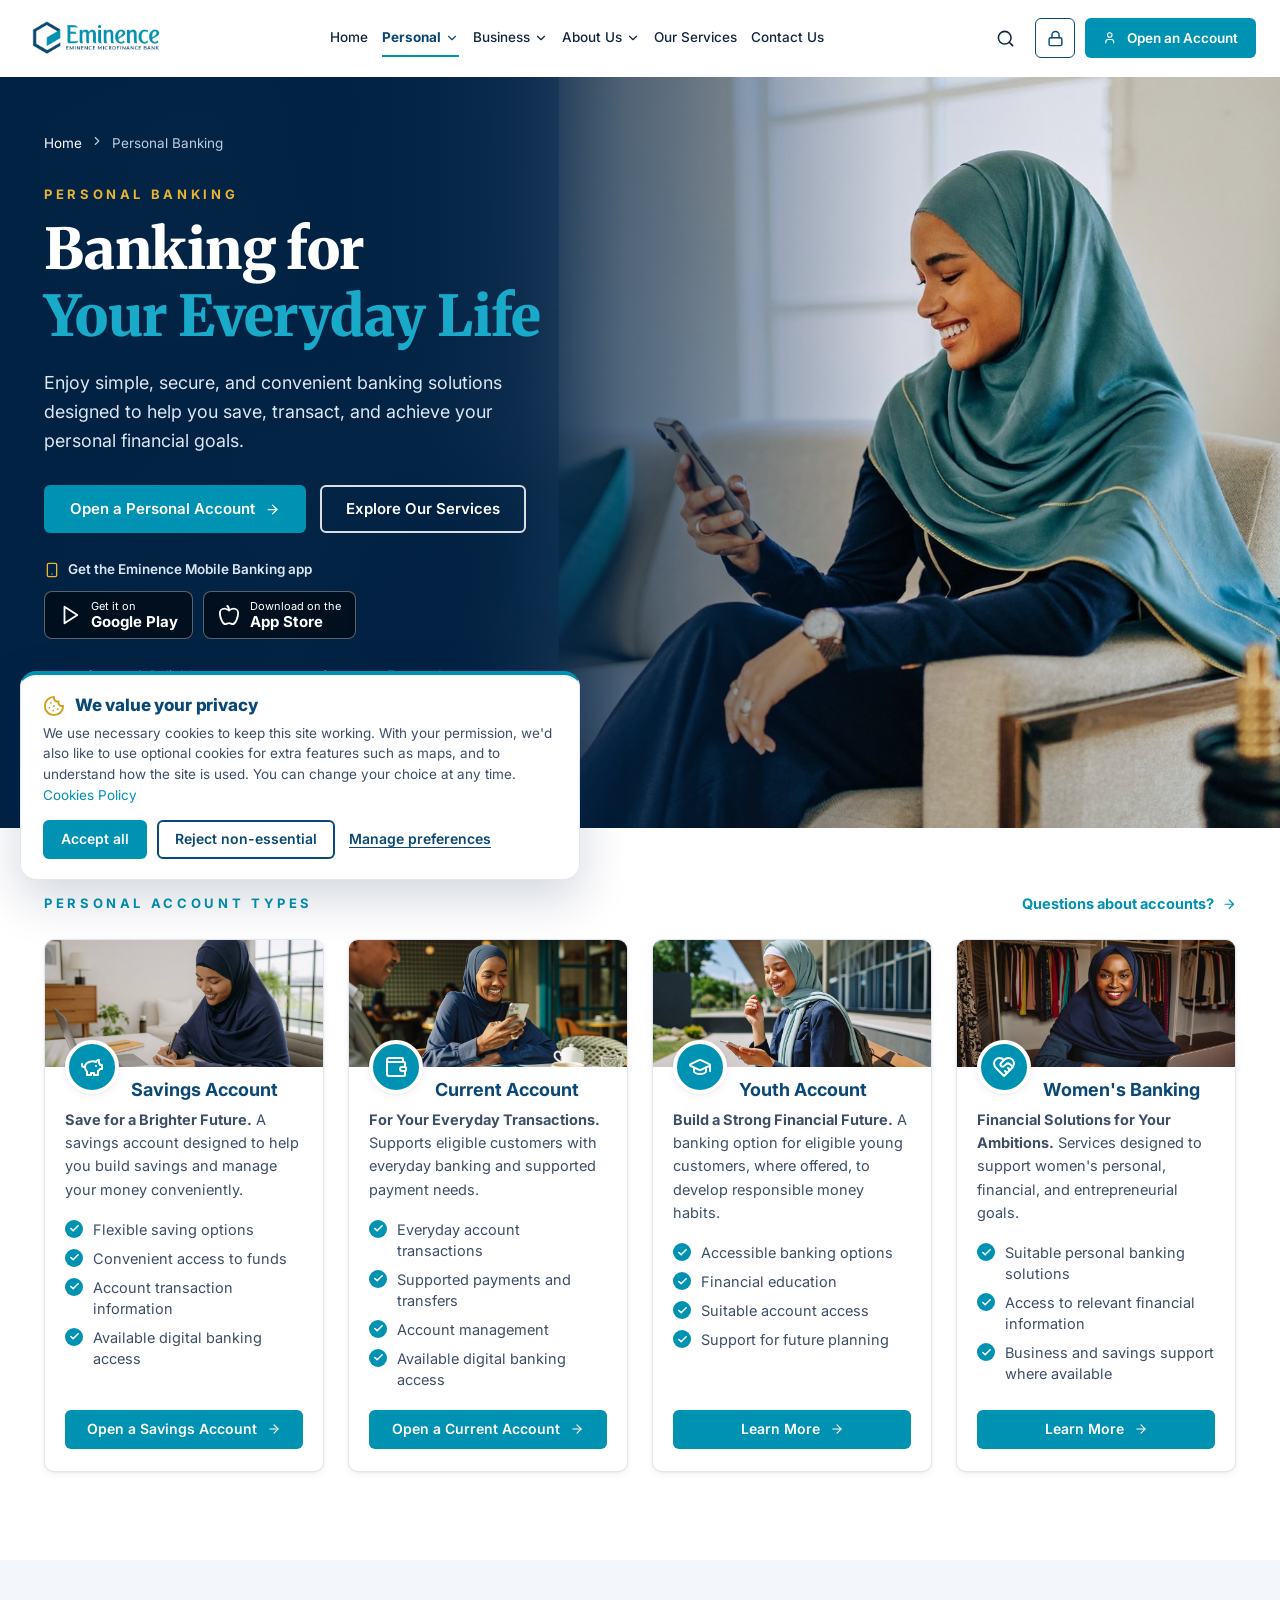
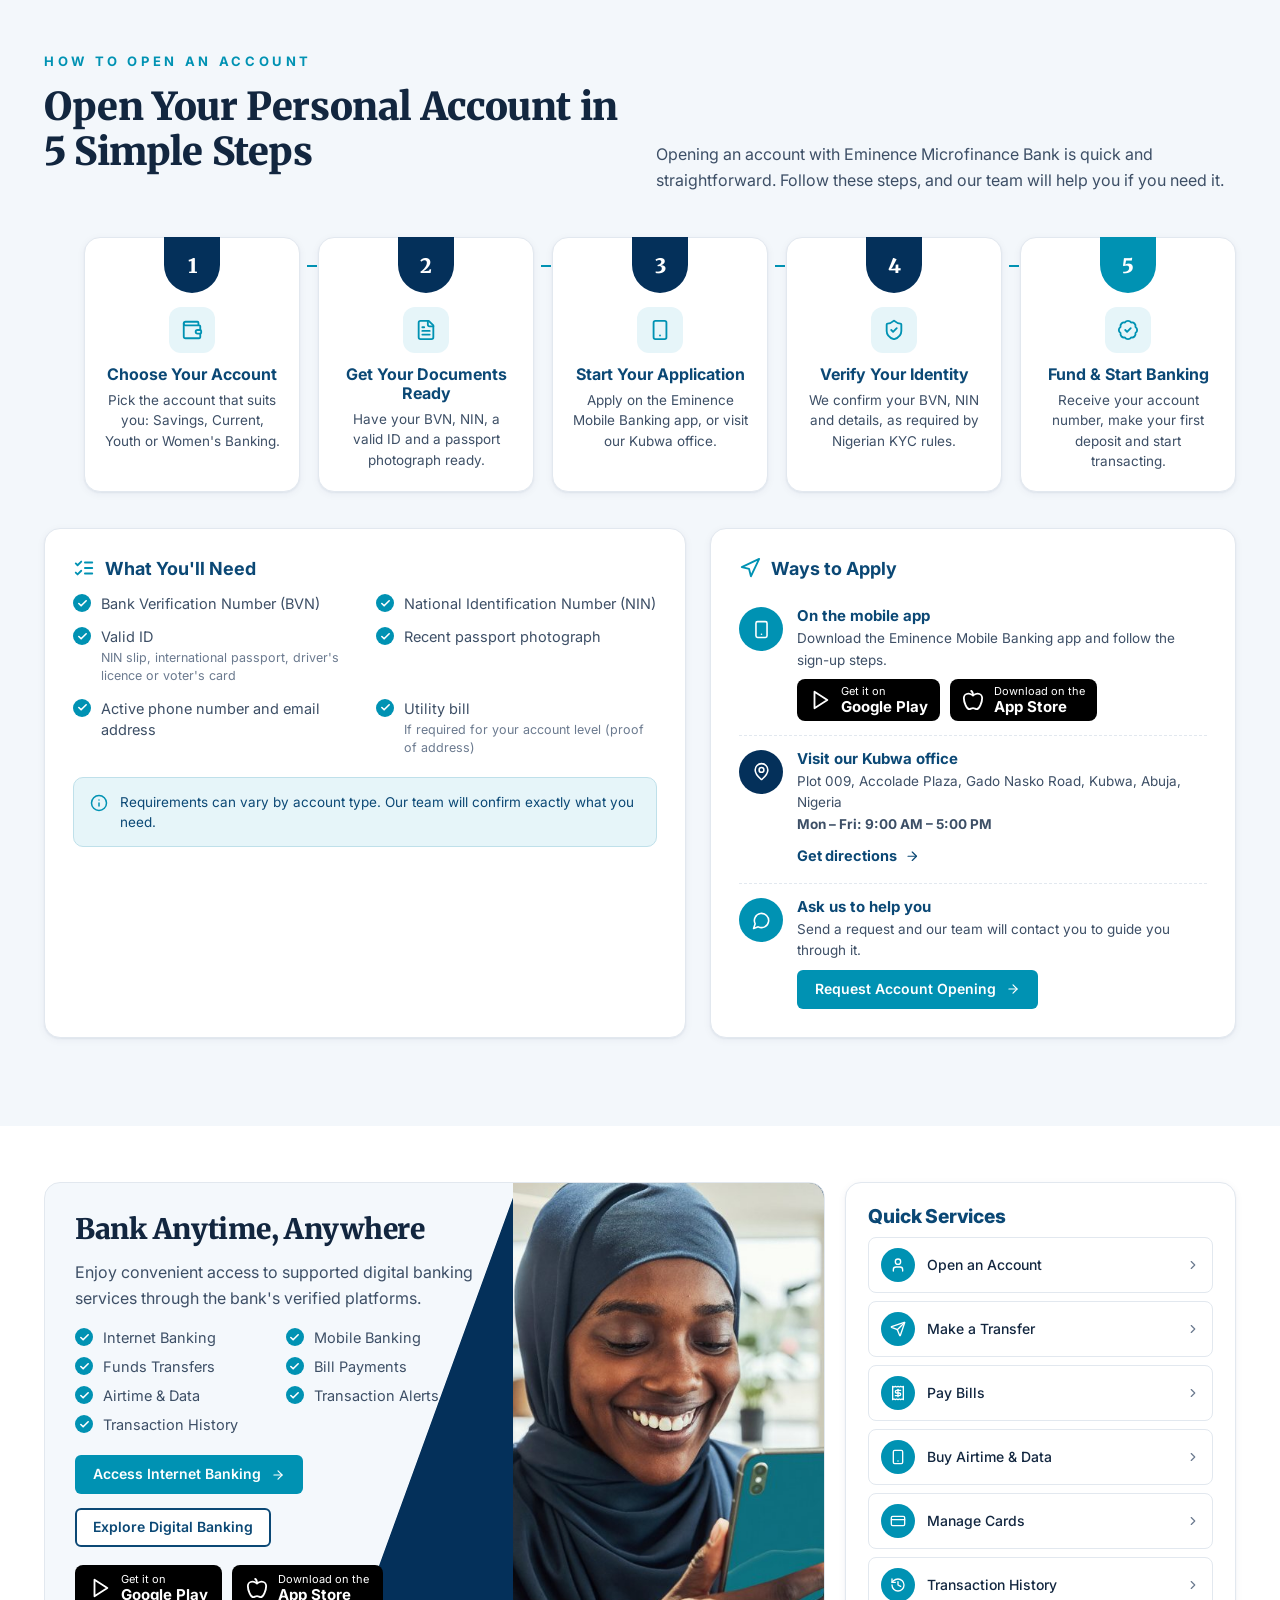
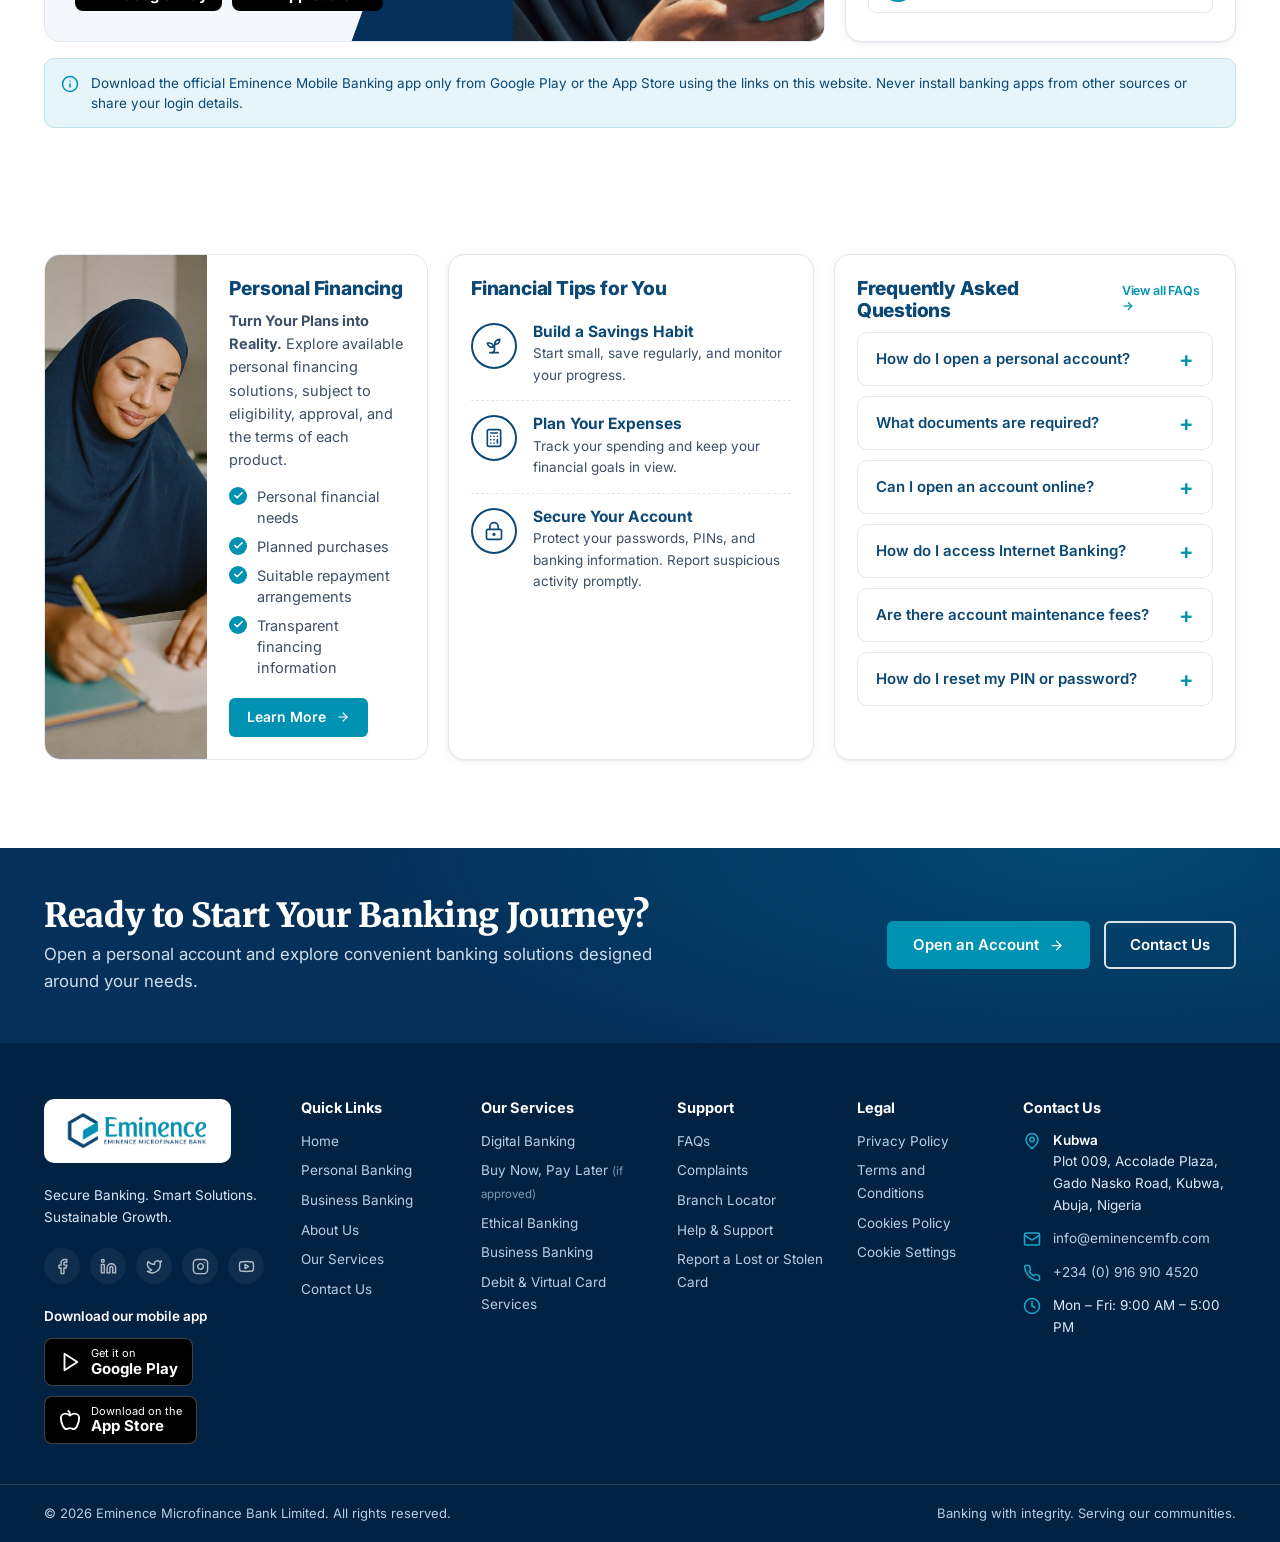
<file: eminence-website/personal.html>
<!doctype html>
<html lang="en" class="no-js">
<head>
  <meta charset="utf-8">
  <meta name="viewport" content="width=device-width, initial-scale=1">
  <title>Personal Banking | Eminence Microfinance Bank</title>
  <meta name="description" content="Savings, current, youth and women's accounts, digital banking and personal financing from Eminence Microfinance Bank.">
  <meta name="theme-color" content="#022244">
  <link rel="icon" type="image/webp" href="assets/img/eminence-icon.webp">
  <link rel="apple-touch-icon" href="assets/img/eminence-icon.webp">
  <link rel="preconnect" href="https://fonts.googleapis.com">
  <link rel="preconnect" href="https://fonts.gstatic.com" crossorigin>
  <link href="https://fonts.googleapis.com/css2?family=Inter:wght@400;500;600;700;800&family=Merriweather:wght@700;900&display=swap" rel="stylesheet">
  <link rel="stylesheet" href="assets/css/styles.css?v=20261105">
  <noscript><style>.preloader { display: none; }</style></noscript>
</head>
<body data-page="personal">
  <a class="skip-link" href="#main">Skip to main content</a>
  <div class="preloader" id="preloader" role="status" aria-label="Loading Eminence Microfinance Bank">
    <div class="preloader__inner">
      <div class="preloader__logo" aria-hidden="true">
        <img class="preloader__navy" src="assets/img/preloader-navy.png" alt="" width="184" height="206">
        <img class="preloader__teal" src="assets/img/preloader-teal.png" alt="" width="184" height="206">
      </div>
      <div class="preloader__bar" aria-hidden="true"></div>
      <div class="preloader__text">Eminence Microfinance Bank</div>
    </div>
  </div>
  <header id="site-header"></header>

  <main id="main">
    <!-- HERO -->
    <section class="hero" aria-labelledby="hero-title">
      <div class="hero__media"><img decoding="async" src="assets/img/hero-personal.jpg" alt="Woman in a teal hijab checking her savings on a smartphone at home" fetchpriority="high"></div>
      <div class="container hero__inner">
        <div class="hero__content">
          <ol class="breadcrumb reveal"><li><a href="index.html">Home</a></li><li><i data-lucide="chevron-right"></i></li><li aria-current="page">Personal Banking</li></ol>
          <span class="eyebrow eyebrow--gold reveal">Personal Banking</span>
          <h1 id="hero-title" class="reveal" style="--d:.08s">Banking for <span class="accent">Your Everyday Life</span></h1>
          <p class="reveal" style="--d:.16s">Enjoy simple, secure, and convenient banking solutions designed to help you save, transact, and achieve your personal financial goals.</p>
          <div class="btn-row reveal" style="--d:.24s">
            <a class="btn btn--primary" href="#" data-open-account>Open a Personal Account <i data-lucide="arrow-right"></i></a>
            <a class="btn btn--ghost-light" href="#accounts">Explore Our Services</a>
          </div>
          <div class="hero-apps reveal" style="--d:.28s">
            <span class="hero-apps__label"><i data-lucide="smartphone"></i>Get the Eminence Mobile Banking app</span>
            <div class="store-badges">
              <a class="store-badge store-badge--hero" href="#" data-store="google" aria-label="Get the Eminence Mobile Banking app on Google Play"><i data-lucide="play"></i><span>Get it on<b>Google Play</b></span></a>
              <a class="store-badge store-badge--hero" href="#" data-store="apple" aria-label="Download the Eminence Mobile Banking app on the App Store"><i data-lucide="apple"></i><span>Download on the<b>App Store</b></span></a>
            </div>
          </div>
          <ul class="hero-badges reveal" style="--d:.32s">
            <li><i data-lucide="shield-check"></i><span>Secure &amp; Reliable<small>Your security is our priority.</small></span></li>
            <li><i data-lucide="users"></i><span>Customer Focused<small>Banking designed around you.</small></span></li>
            <li><i data-lucide="chart-column-increasing"></i><span>Financial Inclusion<small>Empowering brighter futures.</small></span></li>
          </ul>
        </div>
      </div>
    </section>

    <!-- ACCOUNT TYPES -->
    <section class="section" id="accounts" style="padding-top:64px" aria-labelledby="acc-title">
      <div class="container">
        <div class="reveal" style="display:flex;justify-content:space-between;align-items:center;gap:16px;flex-wrap:wrap;margin-bottom:24px">
          <h2 id="acc-title" class="eyebrow" style="margin:0;font-family:var(--font-body)">Personal Account Types</h2>
          <a class="link-arrow" href="#faqs" style="color:var(--teal)">Questions about accounts? <i data-lucide="arrow-right"></i></a>
        </div>
        <div class="grid grid-4" data-stagger>
          <article class="card reveal">
            <div class="card__img"><img decoding="async" src="assets/img/acc-savings.jpg" alt="Woman in a navy hijab reviewing her savings on a laptop at home" loading="lazy"></div>
            <div class="card__body">
              <div class="card__head"><span class="card__icon"><i data-lucide="piggy-bank"></i></span><h3>Savings Account</h3></div>
              <p><strong>Save for a Brighter Future.</strong> A savings account designed to help you build savings and manage your money conveniently.</p>
              <ul class="check-list"><li>Flexible saving options</li><li>Convenient access to funds</li><li>Account transaction information</li><li>Available digital banking access</li></ul>
              <a class="btn btn--primary btn--block btn--sm" href="#" data-open-account>Open a Savings Account <i data-lucide="arrow-right"></i></a>
            </div>
          </article>
          <article class="card reveal">
            <div class="card__img"><img decoding="async" src="assets/img/acc-current.jpg" alt="Woman in a navy hijab paying with her smartphone at a cafe" loading="lazy"></div>
            <div class="card__body">
              <div class="card__head"><span class="card__icon"><i data-lucide="wallet"></i></span><h3>Current Account</h3></div>
              <p><strong>For Your Everyday Transactions.</strong> Supports eligible customers with everyday banking and supported payment needs.</p>
              <ul class="check-list"><li>Everyday account transactions</li><li>Supported payments and transfers</li><li>Account management</li><li>Available digital banking access</li></ul>
              <a class="btn btn--primary btn--block btn--sm" href="#" data-open-account>Open a Current Account <i data-lucide="arrow-right"></i></a>
            </div>
          </article>
          <article class="card reveal">
            <div class="card__img"><img decoding="async" src="assets/img/acc-youth.jpg" alt="Young student in a teal hijab using her phone on campus" loading="lazy"></div>
            <div class="card__body">
              <div class="card__head"><span class="card__icon"><i data-lucide="graduation-cap"></i></span><h3>Youth Account</h3></div>
              <p><strong>Build a Strong Financial Future.</strong> A banking option for eligible young customers, where offered, to develop responsible money habits.</p>
              <ul class="check-list"><li>Accessible banking options</li><li>Financial education</li><li>Suitable account access</li><li>Support for future planning</li></ul>
              <a class="btn btn--primary btn--block btn--sm" href="contact.html?subject=Youth%20Account%20enquiry#message">Learn More <i data-lucide="arrow-right"></i></a>
            </div>
          </article>
          <article class="card reveal">
            <div class="card__img"><img decoding="async" src="assets/img/acc-women.jpg" alt="Entrepreneur in a navy hijab using a tablet in her fashion boutique" loading="lazy"></div>
            <div class="card__body">
              <div class="card__head"><span class="card__icon"><i data-lucide="heart-handshake"></i></span><h3>Women's Banking</h3></div>
              <p><strong>Financial Solutions for Your Ambitions.</strong> Services designed to support women's personal, financial, and entrepreneurial goals.</p>
              <ul class="check-list"><li>Suitable personal banking solutions</li><li>Access to relevant financial information</li><li>Business and savings support where available</li></ul>
              <a class="btn btn--primary btn--block btn--sm" href="contact.html?subject=Women%27s%20Banking%20enquiry#message">Learn More <i data-lucide="arrow-right"></i></a>
            </div>
          </article>
        </div>
      </div>
    </section>

    <!-- HOW TO OPEN A PERSONAL ACCOUNT -->
    <section class="section section--soft" id="how-to-open" aria-labelledby="open-p-title">
      <div class="container">
        <div class="section-head reveal">
          <div><span class="eyebrow">How to Open an Account</span><h2 id="open-p-title" class="h-section">Open Your Personal Account in 5 Simple Steps</h2></div>
          <p>Opening an account with Eminence Microfinance Bank is quick and straightforward. Follow these steps, and our team will help you if you need it.</p>
        </div>

        <ol class="open-steps" data-stagger>
          <li class="open-step reveal"><span class="open-step__num" aria-hidden="true"></span><span class="open-step__icon"><i data-lucide="wallet"></i></span>
            <h3>Choose Your Account</h3><p>Pick the account that suits you: Savings, Current, Youth or Women's Banking.</p></li>
          <li class="open-step reveal"><span class="open-step__num" aria-hidden="true"></span><span class="open-step__icon"><i data-lucide="file-text"></i></span>
            <h3>Get Your Documents Ready</h3><p>Have your BVN, NIN, a valid ID and a passport photograph ready.</p></li>
          <li class="open-step reveal"><span class="open-step__num" aria-hidden="true"></span><span class="open-step__icon"><i data-lucide="smartphone"></i></span>
            <h3>Start Your Application</h3><p>Apply on the Eminence Mobile Banking app, or visit our Kubwa office.</p></li>
          <li class="open-step reveal"><span class="open-step__num" aria-hidden="true"></span><span class="open-step__icon"><i data-lucide="shield-check"></i></span>
            <h3>Verify Your Identity</h3><p>We confirm your BVN, NIN and details, as required by Nigerian KYC rules.</p></li>
          <li class="open-step reveal"><span class="open-step__num" aria-hidden="true"></span><span class="open-step__icon"><i data-lucide="badge-check"></i></span>
            <h3>Fund &amp; Start Banking</h3><p>Receive your account number, make your first deposit and start transacting.</p></li>
        </ol>

        <div class="open-grid">
          <div class="panel docs reveal reveal--left">
            <h3><i data-lucide="list-checks"></i>What You'll Need</h3>
            <ul class="check-list">
              <li><span>Bank Verification Number (BVN)</span></li>
              <li><span>National Identification Number (NIN)</span></li>
              <li><span>Valid ID<small>NIN slip, international passport, driver's licence or voter's card</small></span></li>
              <li><span>Recent passport photograph</span></li>
              <li><span>Active phone number and email address</span></li>
              <li><span>Utility bill<small>If required for your account level (proof of address)</small></span></li>
            </ul>
            <p class="notice notice--info" style="margin:18px 0 0"><i data-lucide="info"></i><span>Requirements can vary by account type. Our team will confirm exactly what you need.</span></p>
          </div>
          <div class="panel ways reveal reveal--right">
            <h3><i data-lucide="navigation"></i>Ways to Apply</h3>
            <div class="way"><span class="ic-circle ic-circle--teal"><i data-lucide="smartphone"></i></span><div>
              <h4>On the mobile app</h4><p>Download the Eminence Mobile Banking app and follow the sign-up steps.</p>
              <div class="store-badges">
              <a class="store-badge" href="#" data-store="google" aria-label="Get the Eminence Mobile Banking app on Google Play"><i data-lucide="play"></i><span>Get it on<b>Google Play</b></span></a>
              <a class="store-badge" href="#" data-store="apple" aria-label="Download the Eminence Mobile Banking app on the App Store"><i data-lucide="apple"></i><span>Download on the<b>App Store</b></span></a>
              </div></div></div>
            <div class="way"><span class="ic-circle"><i data-lucide="map-pin"></i></span><div>
              <h4>Visit our Kubwa office</h4><p><span data-config="address"></span>, <span data-config="location"></span><br><strong data-config="hours"></strong></p>
              <a class="link-arrow" href="#" data-directions>Get directions <i data-lucide="arrow-right"></i></a></div></div>
            <div class="way"><span class="ic-circle ic-circle--teal"><i data-lucide="message-circle"></i></span><div>
              <h4>Ask us to help you</h4><p>Send a request and our team will contact you to guide you through it.</p>
              <a class="btn btn--primary btn--sm" href="contact.html?subject=Open%20an%20Account#message">Request Account Opening <i data-lucide="arrow-right"></i></a></div></div>
          </div>
        </div>
      </div>
    </section>

    <!-- DIGITAL + QUICK SERVICES -->
    <section class="section" id="digital" style="padding-top:56px;padding-bottom:56px" aria-labelledby="dig-title">
      <div class="container duo-row">
        <article class="app-card reveal reveal--left">
          <div class="app-card__text">
            <h2 id="dig-title">Bank Anytime, Anywhere</h2>
            <p>Enjoy convenient access to supported digital banking services through the bank's verified platforms.</p>
            <ul class="check-list check-list--2col" style="font-size:14px">
              <li>Internet Banking</li><li>Mobile Banking</li><li>Funds Transfers</li><li>Bill Payments</li>
              <li>Airtime &amp; Data</li><li>Transaction Alerts</li><li>Transaction History</li>
            </ul>
            <div class="btn-row">
              <a class="btn btn--primary btn--sm" href="#" data-link="internetBanking">Access Internet Banking <i data-lucide="arrow-right"></i></a>
              <a class="btn btn--outline btn--sm" href="services.html#digital">Explore Digital Banking</a>
            </div>
            <div class="store-badges">
              <a class="store-badge" href="#" data-store="google" aria-label="Get the Eminence app on Google Play"><i data-lucide="play"></i><span>Get it on<b>Google Play</b></span></a>
              <a class="store-badge" href="#" data-store="apple" aria-label="Download the Eminence app on the App Store"><i data-lucide="apple"></i><span>Download on the<b>App Store</b></span></a>
            </div>
          </div>
          <div class="app-card__media"><img decoding="async" src="assets/img/per-app.jpg" alt="Woman in a navy hijab using the Eminence mobile banking app" loading="lazy"></div>
        </article>

        <aside class="panel reveal reveal--right" style="padding:22px" aria-labelledby="qs-title">
          <h2 id="qs-title" class="panel-title">Quick Services</h2>
          <ul class="qs-list">
            <li><a href="#" data-open-account><span class="ic"><i data-lucide="user"></i></span>Open an Account<i data-lucide="chevron-right"></i></a></li>
            <li><a href="services.html#digital"><span class="ic"><i data-lucide="send"></i></span>Make a Transfer<i data-lucide="chevron-right"></i></a></li>
            <li><a href="services.html#digital"><span class="ic"><i data-lucide="receipt"></i></span>Pay Bills<i data-lucide="chevron-right"></i></a></li>
            <li><a href="services.html#digital"><span class="ic"><i data-lucide="smartphone"></i></span>Buy Airtime &amp; Data<i data-lucide="chevron-right"></i></a></li>
            <li><a href="services.html#cards"><span class="ic"><i data-lucide="credit-card"></i></span>Manage Cards<i data-lucide="chevron-right"></i></a></li>
            <li><a href="#" data-link="internetBanking"><span class="ic"><i data-lucide="history"></i></span>Transaction History<i data-lucide="chevron-right"></i></a></li>
          </ul>
        </aside>
      </div>
      <div class="container" style="margin-top:16px">
        <p class="notice notice--info reveal"><i data-lucide="info"></i><span>Download the official Eminence Mobile Banking app only from Google Play or the App Store using the links on this website. Never install banking apps from other sources or share your login details.</span></p>
      </div>
    </section>

    <!-- FINANCING + TIPS + FAQ -->
    <section class="section" style="padding-top:56px" aria-label="Financing, tips and FAQs">
      <div class="container tri-row tri-row--b">
        <article class="fin-card reveal" id="financing">
          <img decoding="async" src="assets/img/per-financing.jpg" alt="Woman in a navy hijab planning a purchase with documents and a laptop" loading="lazy">
          <div>
            <h2>Personal Financing</h2>
            <p style="font-size:14.5px"><strong>Turn Your Plans into Reality.</strong> Explore available personal financing solutions, subject to eligibility, approval, and the terms of each product.</p>
            <ul class="check-list" style="font-size:14px"><li>Personal financial needs</li><li>Planned purchases</li><li>Suitable repayment arrangements</li><li>Transparent financing information</li></ul>
            <a class="btn btn--primary btn--sm" href="contact.html?subject=Personal%20Financing%20enquiry#message">Learn More <i data-lucide="arrow-right"></i></a>
          </div>
        </article>

        <aside class="panel reveal" style="padding:22px" aria-labelledby="tips-title">
          <h2 id="tips-title" class="panel-title">Financial Tips for You</h2>
          <div class="tip"><span class="ic-circle"><i data-lucide="sprout"></i></span><div><h3>Build a Savings Habit</h3><p>Start small, save regularly, and monitor your progress.</p></div></div>
          <div class="tip"><span class="ic-circle"><i data-lucide="calculator"></i></span><div><h3>Plan Your Expenses</h3><p>Track your spending and keep your financial goals in view.</p></div></div>
          <div class="tip"><span class="ic-circle"><i data-lucide="lock-keyhole"></i></span><div><h3>Secure Your Account</h3><p>Protect your passwords, PINs, and banking information. Report suspicious activity promptly.</p></div></div>
        </aside>

        <aside class="panel reveal reveal--right" id="faqs" style="padding:22px" aria-labelledby="faq-title">
          <h2 id="faq-title" class="panel-title">Frequently Asked Questions <a href="contact.html#faqs">View all FAQs →</a></h2>
          <div class="faq" data-single>
            <details><summary>How do I open a personal account?</summary><div class="faq__a"><p>Follow the bank's official account-opening process and provide the identification and verification information required for your account type.</p></div></details>
            <details><summary>What documents are required?</summary><div class="faq__a"><p>Requirements depend on the account type and applicable KYC rules. Confirm the current requirements through the bank's official channels.</p></div></details>
            <details><summary>Can I open an account online?</summary><div class="faq__a"><p>Online account opening may be available for eligible customers if the bank's official digital onboarding platform supports it.</p></div></details>
            <details><summary>How do I access Internet Banking?</summary><div class="faq__a"><p>Use the bank's verified Internet Banking link and follow the official authentication process.</p></div></details>
            <details><summary>Are there account maintenance fees?</summary><div class="faq__a"><p>Applicable fees depend on the account and service. Review the bank's current approved tariff before opening an account or completing a transaction.</p></div></details>
            <details><summary>How do I reset my PIN or password?</summary><div class="faq__a"><p>Use the official account-recovery process or contact verified customer support.</p></div></details>
          </div>
        </aside>
      </div>
    </section>

    <!-- CTA -->
    <section class="cta" aria-labelledby="cta-title">
      <div class="container cta__inner reveal">
        <div>
          <h2 id="cta-title">Ready to Start Your Banking Journey?</h2>
          <p>Open a personal account and explore convenient banking solutions designed around your needs.</p>
        </div>
        <div class="btn-row">
          <a class="btn btn--primary" href="#" data-open-account>Open an Account <i data-lucide="arrow-right"></i></a>
          <a class="btn btn--ghost-light" href="contact.html">Contact Us</a>
        </div>
      </div>
    </section>
  </main>

  <footer id="site-footer"></footer>
  <script src="assets/js/vendor/lenis.min.js?v=20261105"></script>
  <script src="assets/js/vendor/lucide.min.js?v=20261105"></script>
  <script src="assets/js/main.js?v=20261105"></script>
</body>
</html>
</file>
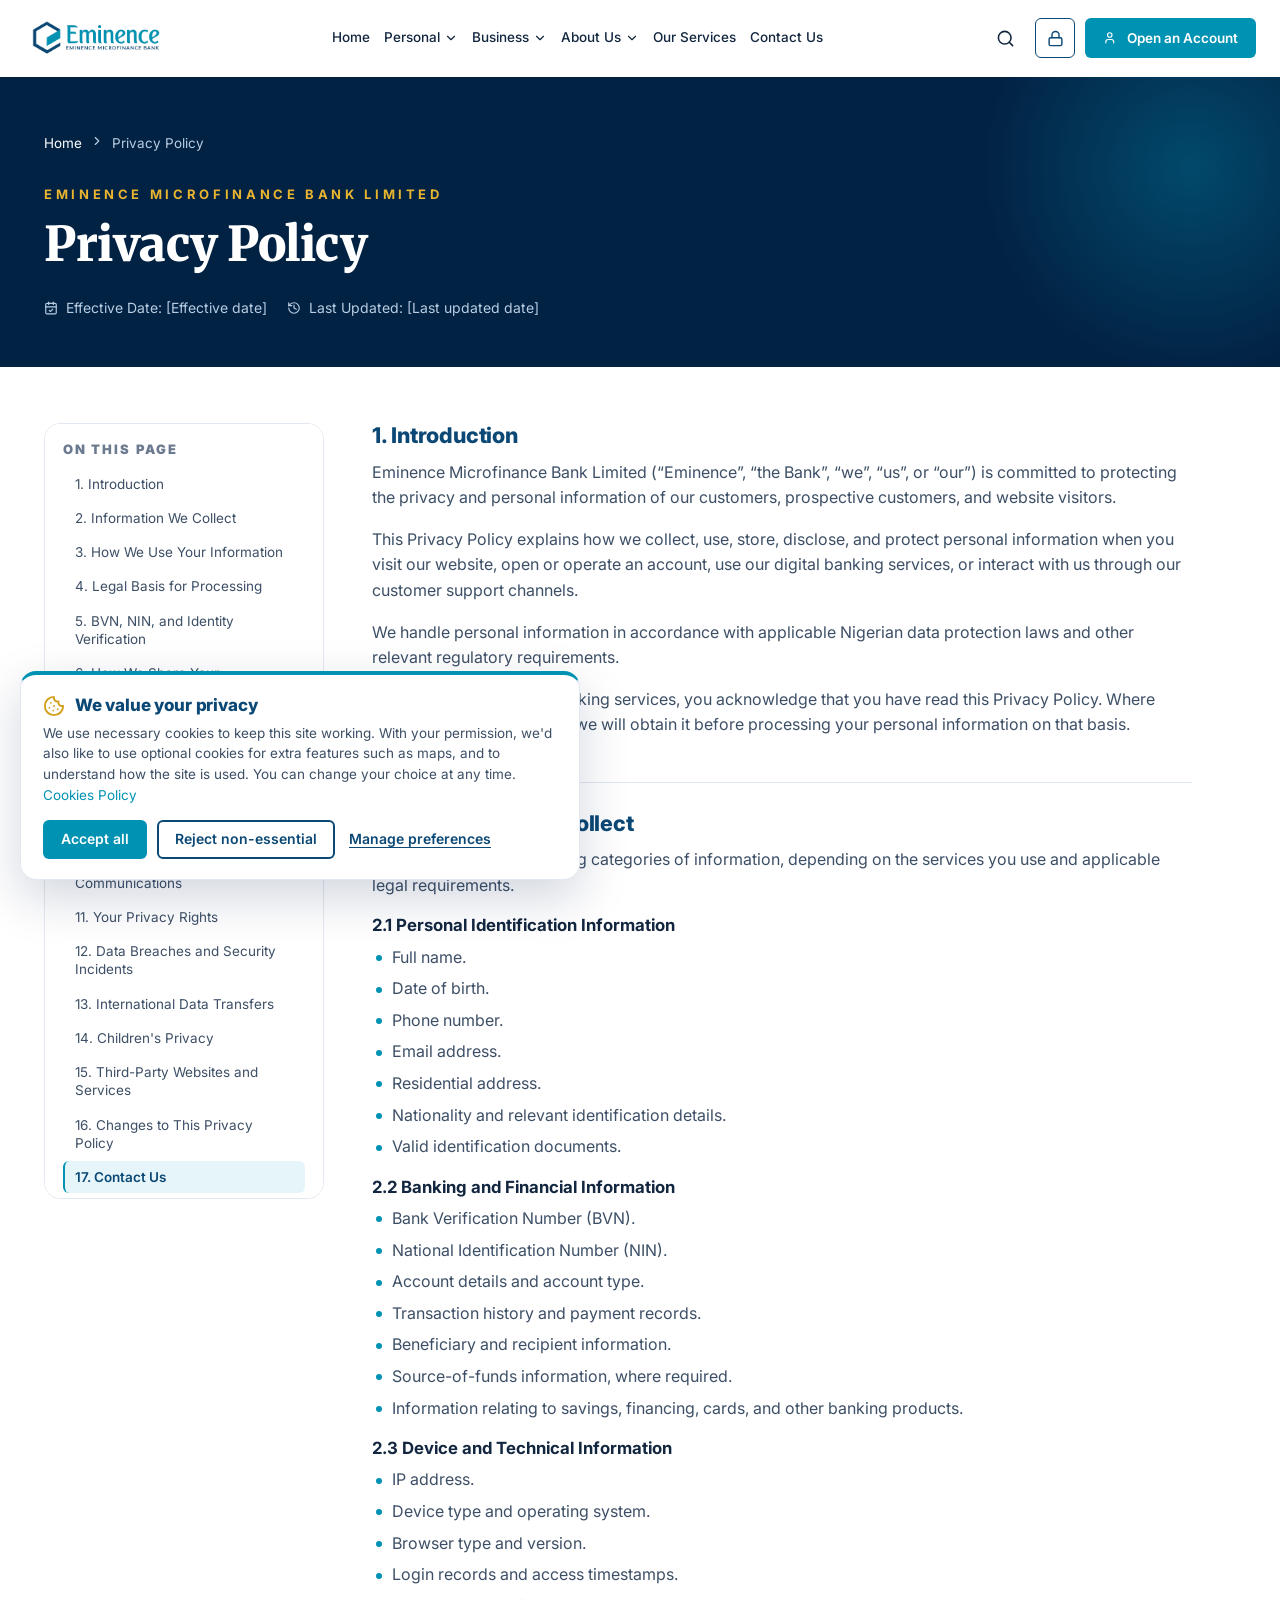
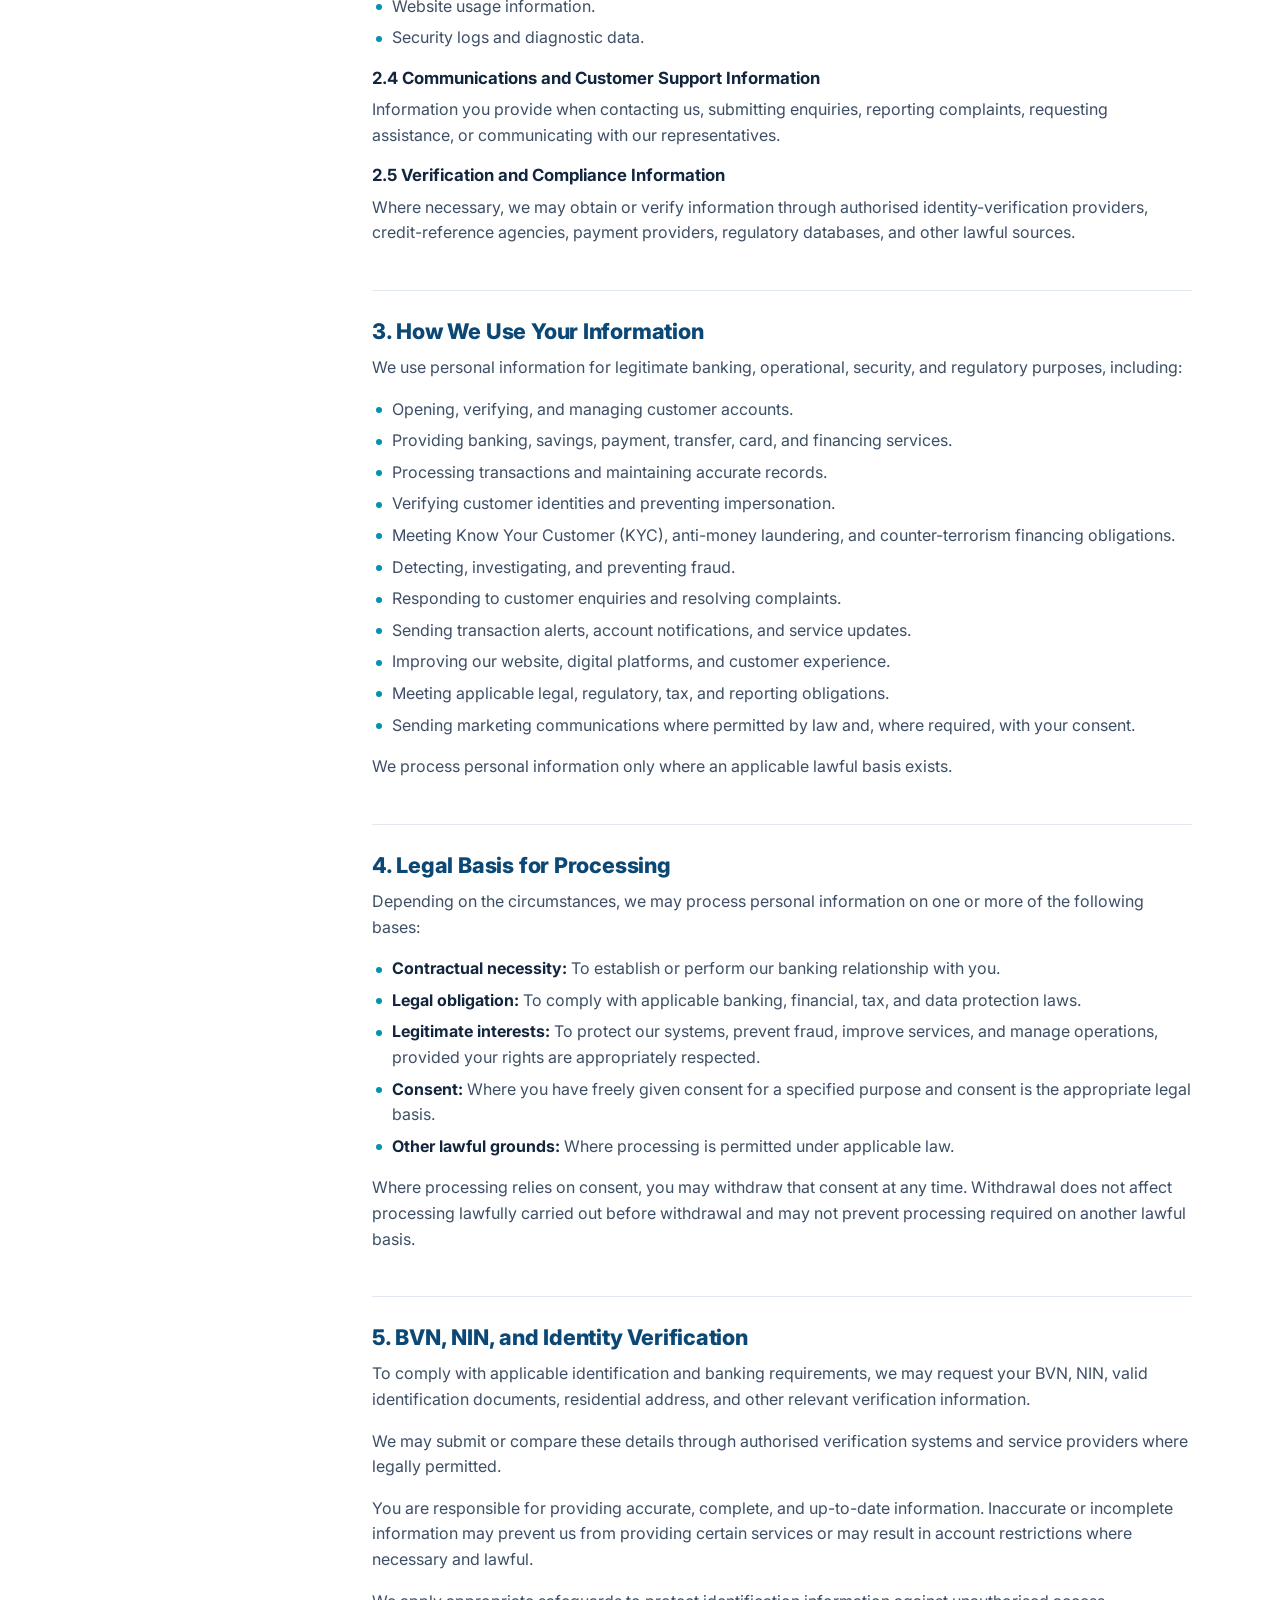
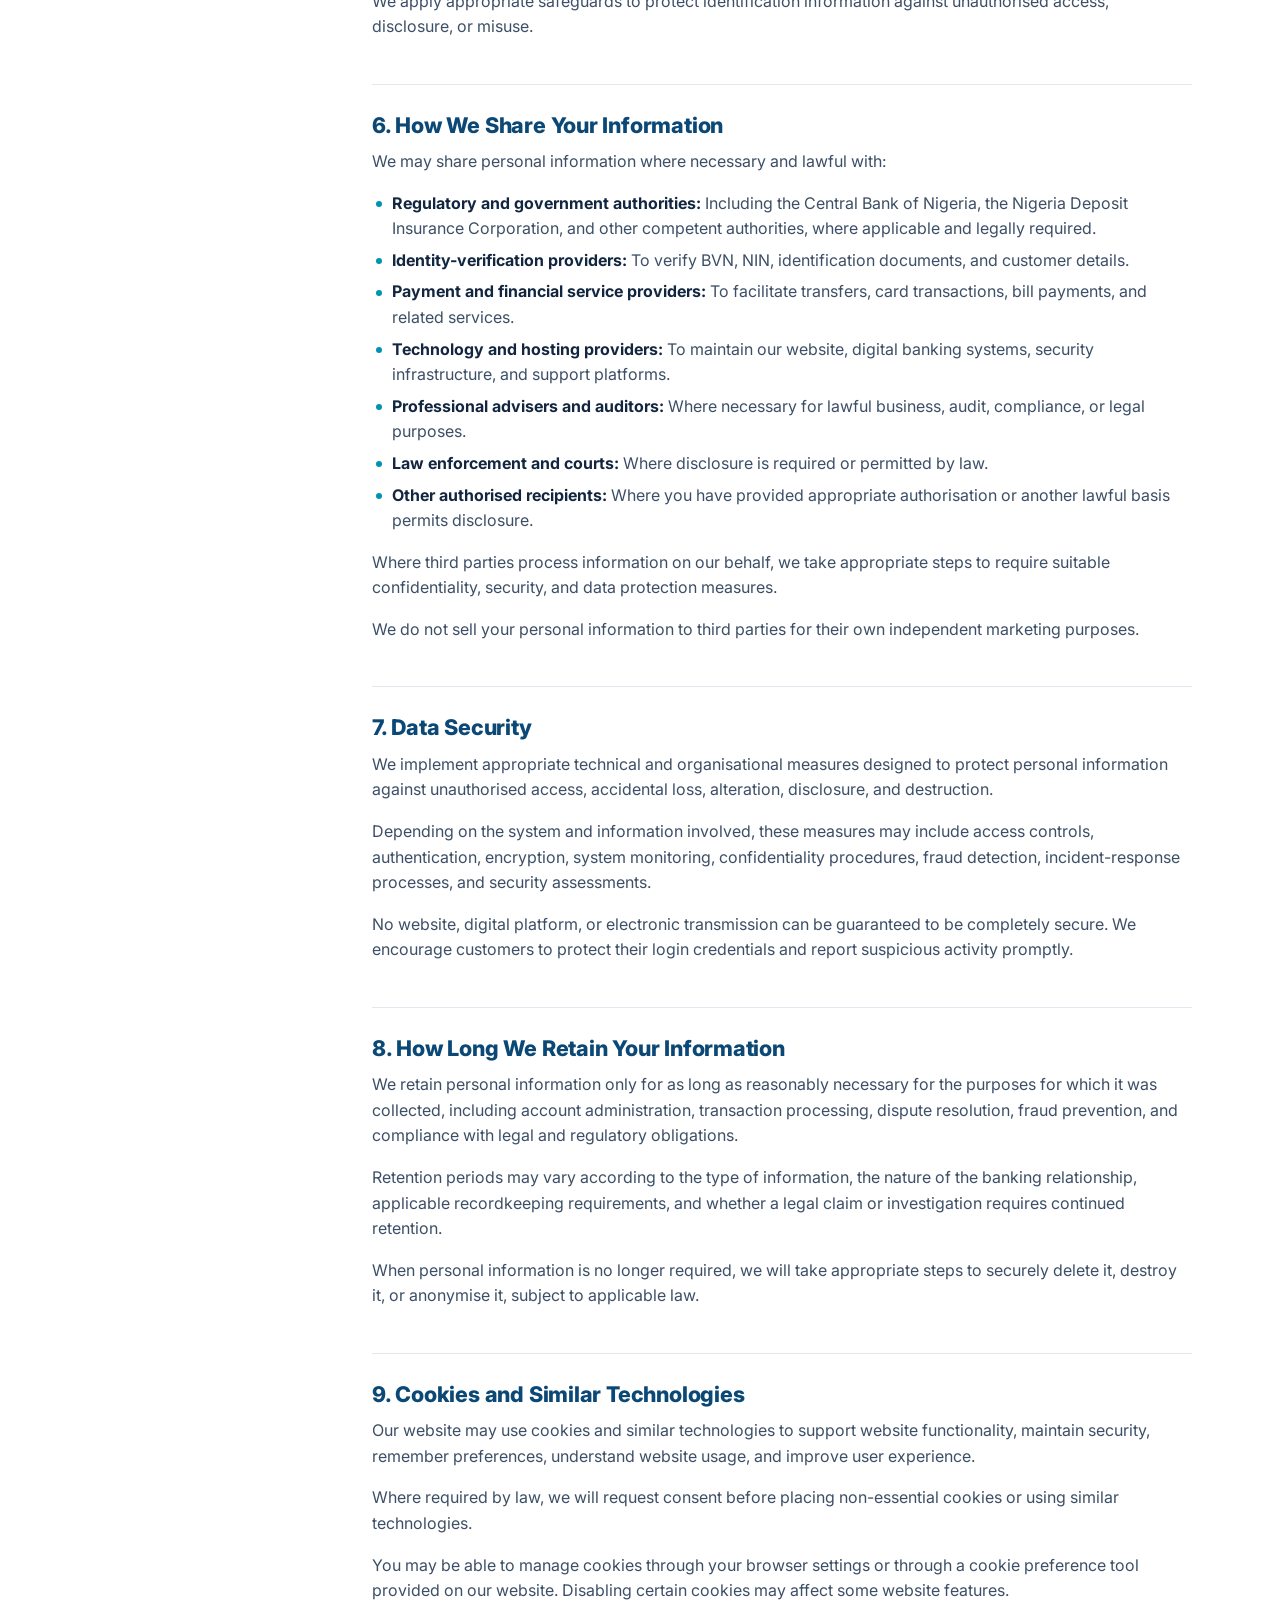
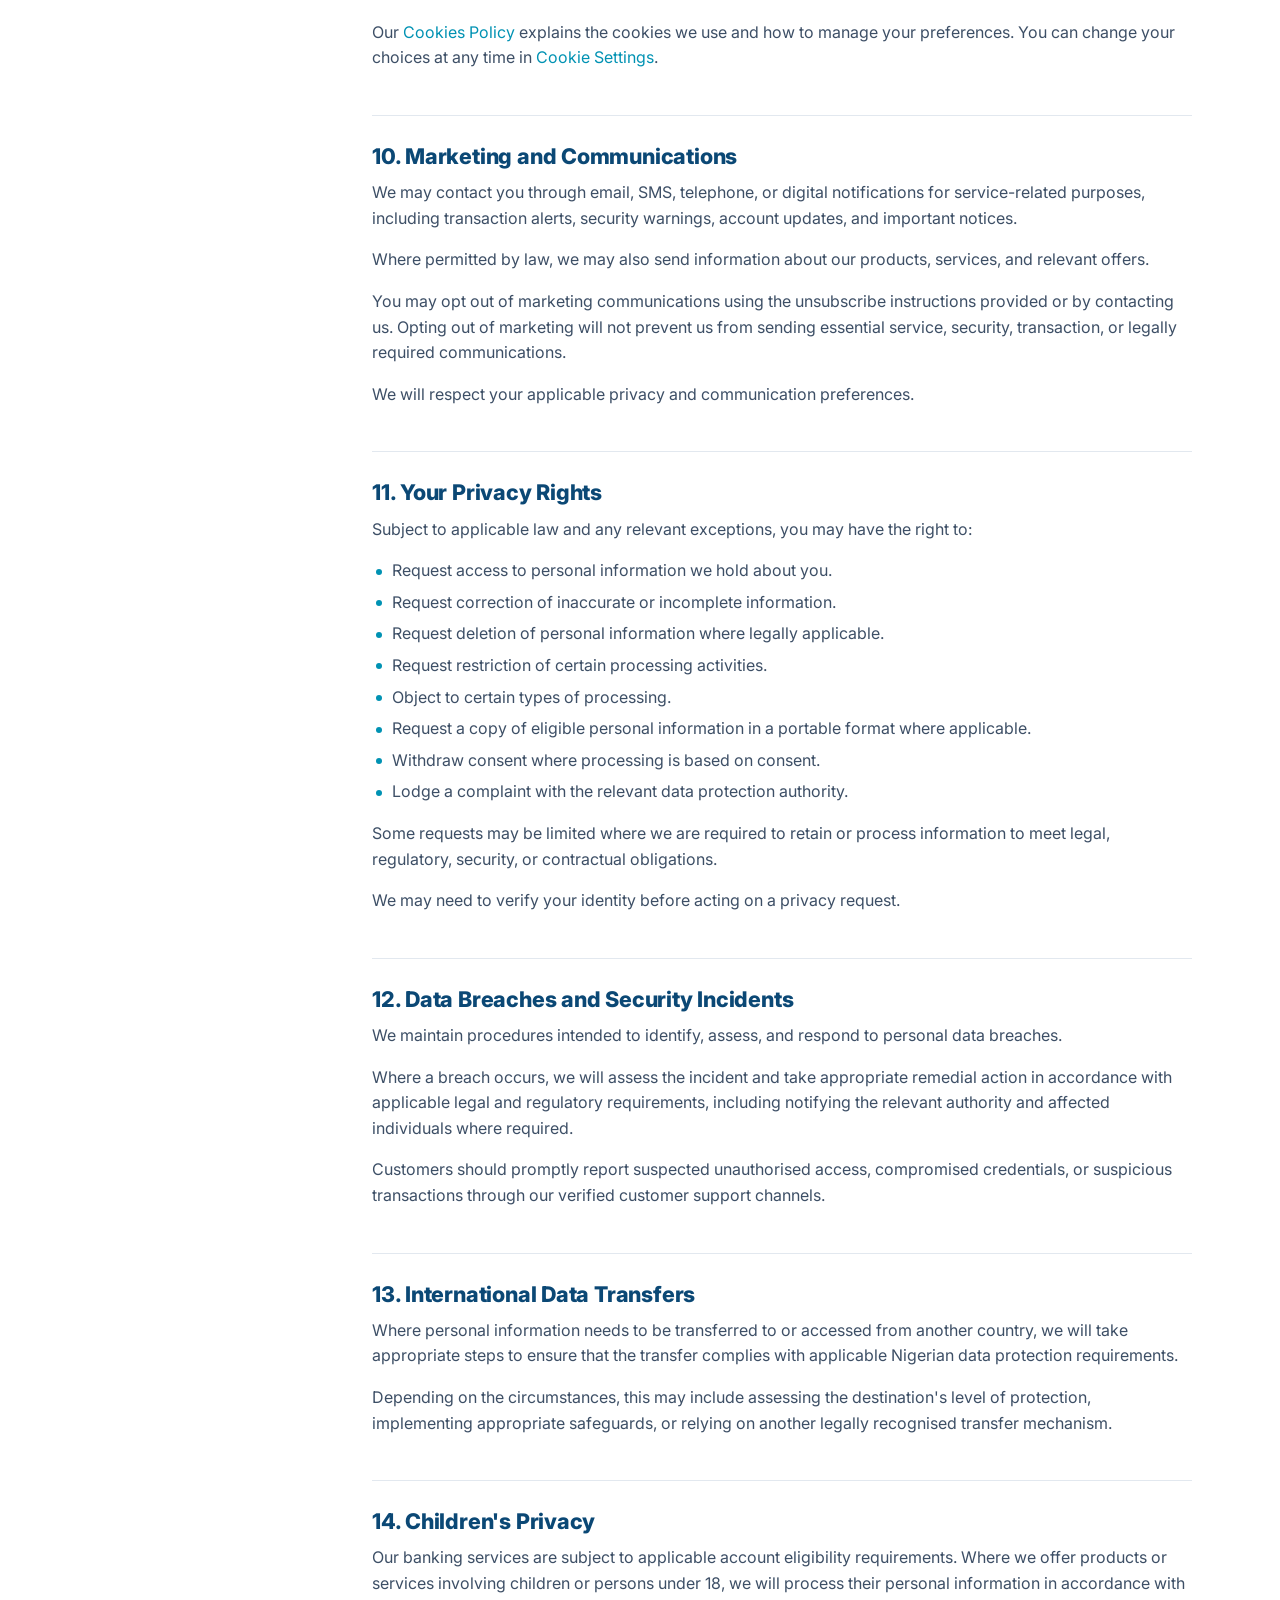
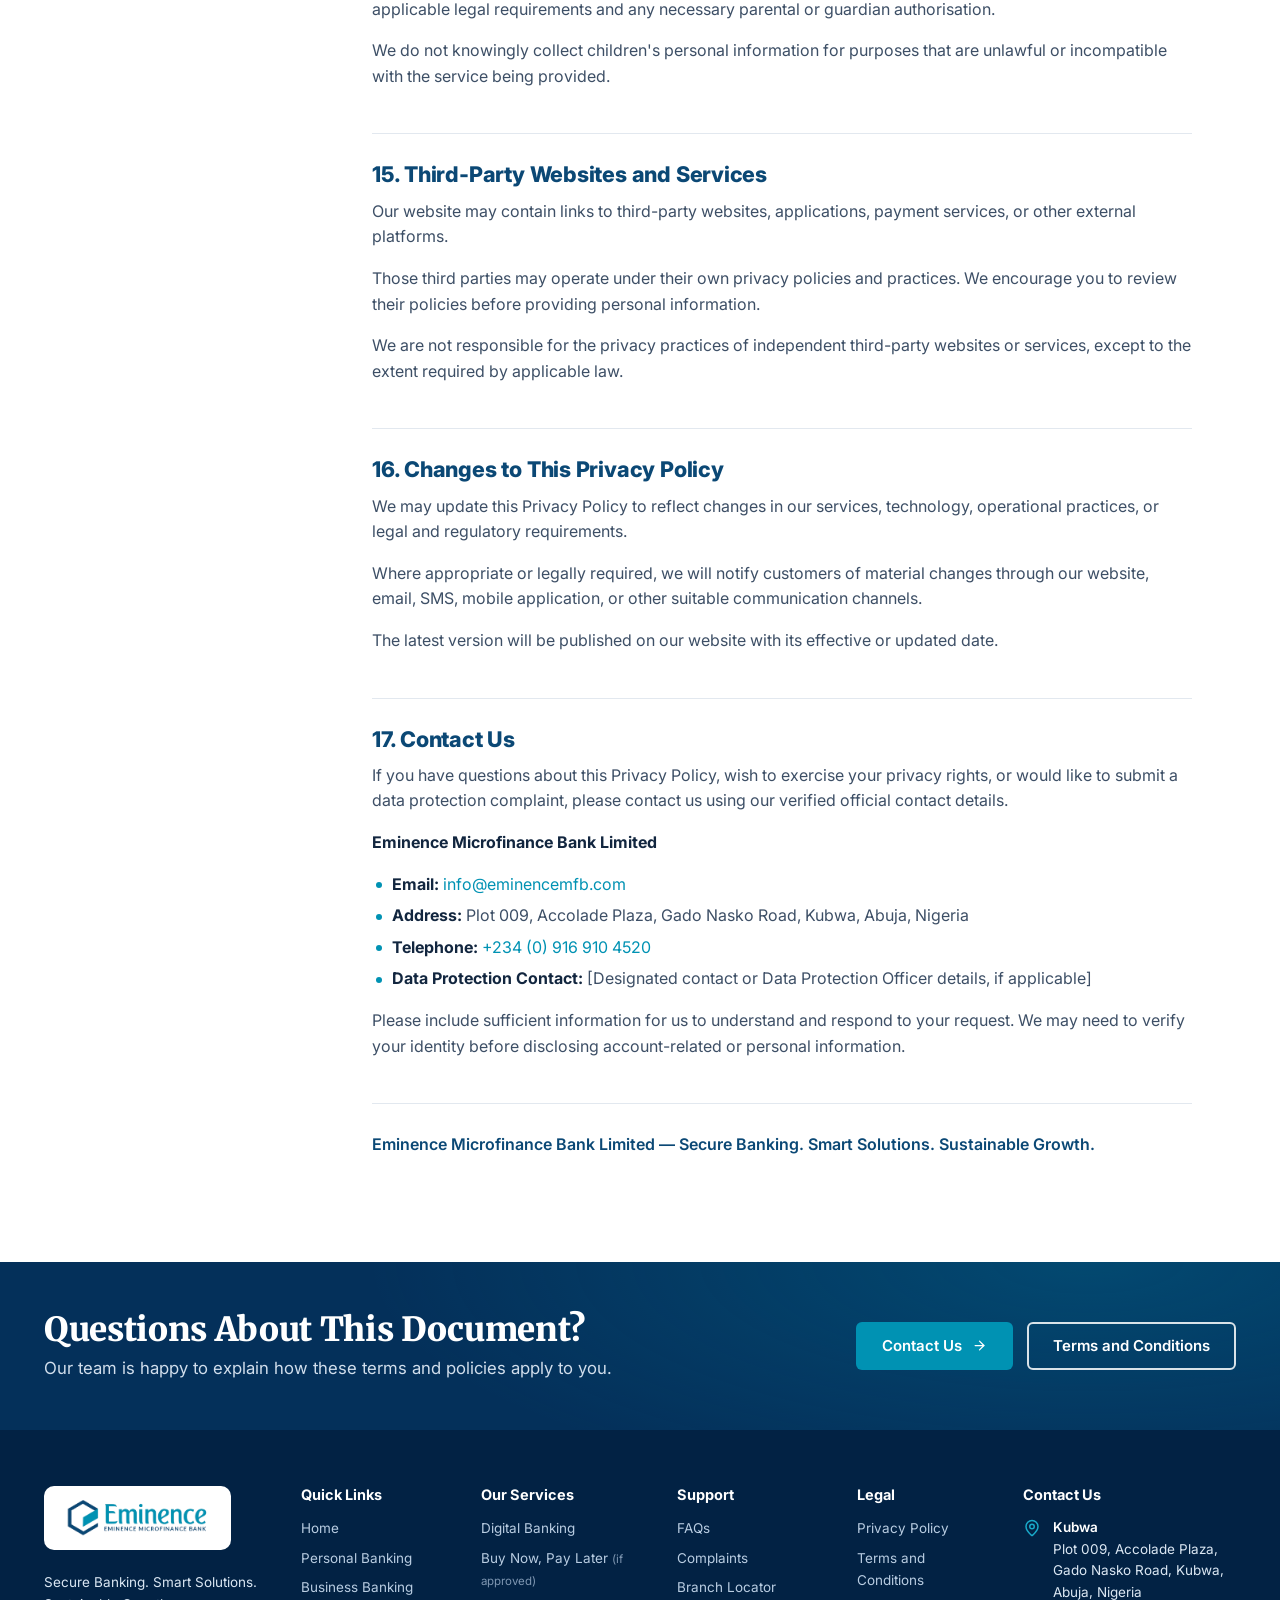
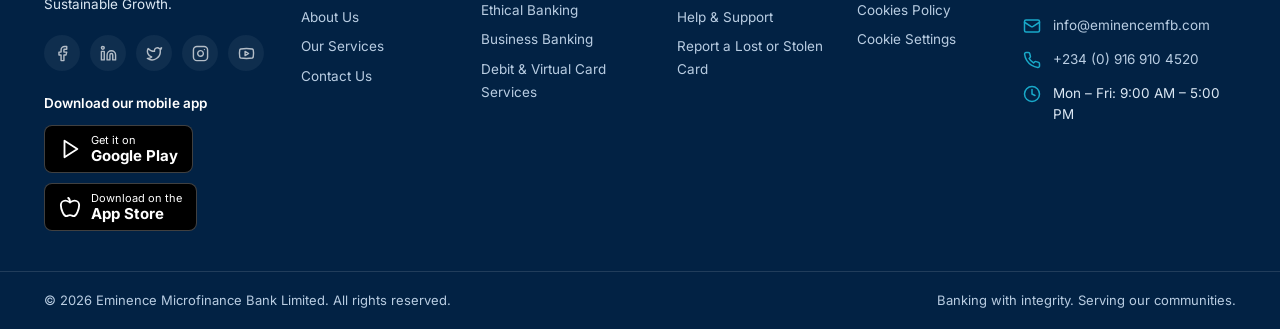
<file: eminence-website/privacy.html>
<!doctype html>
<html lang="en" class="no-js">
<head>
  <meta charset="utf-8">
  <meta name="viewport" content="width=device-width, initial-scale=1">
  <title>Privacy Policy | Eminence Microfinance Bank</title>
  <meta name="description" content="How Eminence Microfinance Bank collects, uses, stores, shares and protects your personal information.">
  <meta name="theme-color" content="#022244">
  <link rel="icon" type="image/webp" href="assets/img/eminence-icon.webp">
  <link rel="apple-touch-icon" href="assets/img/eminence-icon.webp">
  <link rel="preconnect" href="https://fonts.googleapis.com">
  <link rel="preconnect" href="https://fonts.gstatic.com" crossorigin>
  <link href="https://fonts.googleapis.com/css2?family=Inter:wght@400;500;600;700;800&family=Merriweather:wght@700;900&display=swap" rel="stylesheet">
  <link rel="stylesheet" href="assets/css/styles.css?v=20261105">
  <noscript><style>.preloader { display: none; }</style></noscript>
</head>
<body data-page="privacy">
  <a class="skip-link" href="#main">Skip to main content</a>
  <div class="preloader" id="preloader" role="status" aria-label="Loading Eminence Microfinance Bank">
    <div class="preloader__inner">
      <div class="preloader__logo" aria-hidden="true">
        <img class="preloader__navy" src="assets/img/preloader-navy.png" alt="" width="184" height="206">
        <img class="preloader__teal" src="assets/img/preloader-teal.png" alt="" width="184" height="206">
      </div>
      <div class="preloader__bar" aria-hidden="true"></div>
      <div class="preloader__text">Eminence Microfinance Bank</div>
    </div>
  </div>
  <header id="site-header"></header>

  <main id="main">
    <section class="legal-hero" aria-labelledby="hero-title">
      <div class="container" style="position:relative;z-index:1">
        <ol class="breadcrumb reveal"><li><a href="index.html">Home</a></li><li><i data-lucide="chevron-right"></i></li><li aria-current="page">Privacy Policy</li></ol>
        <span class="eyebrow eyebrow--gold reveal">Eminence Microfinance Bank Limited</span>
        <h1 id="hero-title" class="reveal" style="--d:.08s">Privacy Policy</h1>
        <div class="meta reveal" style="--d:.16s"><span><i data-lucide="calendar-check"></i>Effective Date: [Effective date]</span><span><i data-lucide="history"></i>Last Updated: [Last updated date]</span></div>
      </div>
    </section>

    <section class="section" style="padding-top:56px">
      <div class="container legal">
        <nav class="toc" aria-label="On this page" data-lenis-prevent>
          <h2>On this page</h2>
          <ol>
<li><a href="#introduction">1. Introduction</a></li>
<li><a href="#collect">2. Information We Collect</a></li>
<li><a href="#use">3. How We Use Your Information</a></li>
<li><a href="#legal-basis">4. Legal Basis for Processing</a></li>
<li><a href="#identity">5. BVN, NIN, and Identity Verification</a></li>
<li><a href="#sharing">6. How We Share Your Information</a></li>
<li><a href="#security">7. Data Security</a></li>
<li><a href="#retention">8. How Long We Retain Your Information</a></li>
<li><a href="#cookies">9. Cookies and Similar Technologies</a></li>
<li><a href="#marketing">10. Marketing and Communications</a></li>
<li><a href="#rights">11. Your Privacy Rights</a></li>
<li><a href="#breaches">12. Data Breaches and Security Incidents</a></li>
<li><a href="#transfers">13. International Data Transfers</a></li>
<li><a href="#children">14. Children's Privacy</a></li>
<li><a href="#third-party">15. Third-Party Websites and Services</a></li>
<li><a href="#changes">16. Changes to This Privacy Policy</a></li>
<li><a href="#contact">17. Contact Us</a></li>
          </ol>
        </nav>
        <div class="legal-body">
          
          <section id="introduction" aria-labelledby="introduction-h"><h2 id="introduction-h">1. Introduction</h2>
          <p>Eminence Microfinance Bank Limited (“Eminence”, “the Bank”, “we”, “us”, or “our”) is committed to protecting the privacy and personal information of our customers, prospective customers, and website visitors.</p>
          <p>This Privacy Policy explains how we collect, use, store, disclose, and protect personal information when you visit our website, open or operate an account, use our digital banking services, or interact with us through our customer support channels.</p>
          <p>We handle personal information in accordance with applicable Nigerian data protection laws and other relevant regulatory requirements.</p>
          <p>By using our website or banking services, you acknowledge that you have read this Privacy Policy. Where consent is legally required, we will obtain it before processing your personal information on that basis.</p>
          </section>
          <section id="collect" aria-labelledby="collect-h"><h2 id="collect-h">2. Information We Collect</h2>
          <p>We may collect the following categories of information, depending on the services you use and applicable legal requirements.</p>
          <h3>2.1 Personal Identification Information</h3>
          <ul>
          <li>Full name.</li>
          <li>Date of birth.</li>
          <li>Phone number.</li>
          <li>Email address.</li>
          <li>Residential address.</li>
          <li>Nationality and relevant identification details.</li>
          <li>Valid identification documents.</li>
          </ul>
          <h3>2.2 Banking and Financial Information</h3>
          <ul>
          <li>Bank Verification Number (BVN).</li>
          <li>National Identification Number (NIN).</li>
          <li>Account details and account type.</li>
          <li>Transaction history and payment records.</li>
          <li>Beneficiary and recipient information.</li>
          <li>Source-of-funds information, where required.</li>
          <li>Information relating to savings, financing, cards, and other banking products.</li>
          </ul>
          <h3>2.3 Device and Technical Information</h3>
          <ul>
          <li>IP address.</li>
          <li>Device type and operating system.</li>
          <li>Browser type and version.</li>
          <li>Login records and access timestamps.</li>
          <li>Website usage information.</li>
          <li>Security logs and diagnostic data.</li>
          </ul>
          <h3>2.4 Communications and Customer Support Information</h3>
          <p>Information you provide when contacting us, submitting enquiries, reporting complaints, requesting assistance, or communicating with our representatives.</p>
          <h3>2.5 Verification and Compliance Information</h3>
          <p>Where necessary, we may obtain or verify information through authorised identity-verification providers, credit-reference agencies, payment providers, regulatory databases, and other lawful sources.</p>
          </section>
          <section id="use" aria-labelledby="use-h"><h2 id="use-h">3. How We Use Your Information</h2>
          <p>We use personal information for legitimate banking, operational, security, and regulatory purposes, including:</p>
          <ul>
          <li>Opening, verifying, and managing customer accounts.</li>
          <li>Providing banking, savings, payment, transfer, card, and financing services.</li>
          <li>Processing transactions and maintaining accurate records.</li>
          <li>Verifying customer identities and preventing impersonation.</li>
          <li>Meeting Know Your Customer (KYC), anti-money laundering, and counter-terrorism financing obligations.</li>
          <li>Detecting, investigating, and preventing fraud.</li>
          <li>Responding to customer enquiries and resolving complaints.</li>
          <li>Sending transaction alerts, account notifications, and service updates.</li>
          <li>Improving our website, digital platforms, and customer experience.</li>
          <li>Meeting applicable legal, regulatory, tax, and reporting obligations.</li>
          <li>Sending marketing communications where permitted by law and, where required, with your consent.</li>
          </ul>
          <p>We process personal information only where an applicable lawful basis exists.</p>
          </section>
          <section id="legal-basis" aria-labelledby="legal-basis-h"><h2 id="legal-basis-h">4. Legal Basis for Processing</h2>
          <p>Depending on the circumstances, we may process personal information on one or more of the following bases:</p>
          <ul>
          <li><strong>Contractual necessity:</strong> To establish or perform our banking relationship with you.</li>
          <li><strong>Legal obligation:</strong> To comply with applicable banking, financial, tax, and data protection laws.</li>
          <li><strong>Legitimate interests:</strong> To protect our systems, prevent fraud, improve services, and manage operations, provided your rights are appropriately respected.</li>
          <li><strong>Consent:</strong> Where you have freely given consent for a specified purpose and consent is the appropriate legal basis.</li>
          <li><strong>Other lawful grounds:</strong> Where processing is permitted under applicable law.</li>
          </ul>
          <p>Where processing relies on consent, you may withdraw that consent at any time. Withdrawal does not affect processing lawfully carried out before withdrawal and may not prevent processing required on another lawful basis.</p>
          </section>
          <section id="identity" aria-labelledby="identity-h"><h2 id="identity-h">5. BVN, NIN, and Identity Verification</h2>
          <p>To comply with applicable identification and banking requirements, we may request your BVN, NIN, valid identification documents, residential address, and other relevant verification information.</p>
          <p>We may submit or compare these details through authorised verification systems and service providers where legally permitted.</p>
          <p>You are responsible for providing accurate, complete, and up-to-date information. Inaccurate or incomplete information may prevent us from providing certain services or may result in account restrictions where necessary and lawful.</p>
          <p>We apply appropriate safeguards to protect identification information against unauthorised access, disclosure, or misuse.</p>
          </section>
          <section id="sharing" aria-labelledby="sharing-h"><h2 id="sharing-h">6. How We Share Your Information</h2>
          <p>We may share personal information where necessary and lawful with:</p>
          <ul>
          <li><strong>Regulatory and government authorities:</strong> Including the Central Bank of Nigeria, the Nigeria Deposit Insurance Corporation, and other competent authorities, where applicable and legally required.</li>
          <li><strong>Identity-verification providers:</strong> To verify BVN, NIN, identification documents, and customer details.</li>
          <li><strong>Payment and financial service providers:</strong> To facilitate transfers, card transactions, bill payments, and related services.</li>
          <li><strong>Technology and hosting providers:</strong> To maintain our website, digital banking systems, security infrastructure, and support platforms.</li>
          <li><strong>Professional advisers and auditors:</strong> Where necessary for lawful business, audit, compliance, or legal purposes.</li>
          <li><strong>Law enforcement and courts:</strong> Where disclosure is required or permitted by law.</li>
          <li><strong>Other authorised recipients:</strong> Where you have provided appropriate authorisation or another lawful basis permits disclosure.</li>
          </ul>
          <p>Where third parties process information on our behalf, we take appropriate steps to require suitable confidentiality, security, and data protection measures.</p>
          <p>We do not sell your personal information to third parties for their own independent marketing purposes.</p>
          </section>
          <section id="security" aria-labelledby="security-h"><h2 id="security-h">7. Data Security</h2>
          <p>We implement appropriate technical and organisational measures designed to protect personal information against unauthorised access, accidental loss, alteration, disclosure, and destruction.</p>
          <p>Depending on the system and information involved, these measures may include access controls, authentication, encryption, system monitoring, confidentiality procedures, fraud detection, incident-response processes, and security assessments.</p>
          <p>No website, digital platform, or electronic transmission can be guaranteed to be completely secure. We encourage customers to protect their login credentials and report suspicious activity promptly.</p>
          </section>
          <section id="retention" aria-labelledby="retention-h"><h2 id="retention-h">8. How Long We Retain Your Information</h2>
          <p>We retain personal information only for as long as reasonably necessary for the purposes for which it was collected, including account administration, transaction processing, dispute resolution, fraud prevention, and compliance with legal and regulatory obligations.</p>
          <p>Retention periods may vary according to the type of information, the nature of the banking relationship, applicable recordkeeping requirements, and whether a legal claim or investigation requires continued retention.</p>
          <p>When personal information is no longer required, we will take appropriate steps to securely delete it, destroy it, or anonymise it, subject to applicable law.</p>
          </section>
          <section id="cookies" aria-labelledby="cookies-h"><h2 id="cookies-h">9. Cookies and Similar Technologies</h2>
          <p>Our website may use cookies and similar technologies to support website functionality, maintain security, remember preferences, understand website usage, and improve user experience.</p>
          <p>Where required by law, we will request consent before placing non-essential cookies or using similar technologies.</p>
          <p>You may be able to manage cookies through your browser settings or through a cookie preference tool provided on our website. Disabling certain cookies may affect some website features.</p>
          <p>Our <a href="cookies.html">Cookies Policy</a> explains the cookies we use and how to manage your preferences. You can change your choices at any time in <a href="#" data-cookie-settings>Cookie Settings</a>.</p>
          </section>
          <section id="marketing" aria-labelledby="marketing-h"><h2 id="marketing-h">10. Marketing and Communications</h2>
          <p>We may contact you through email, SMS, telephone, or digital notifications for service-related purposes, including transaction alerts, security warnings, account updates, and important notices.</p>
          <p>Where permitted by law, we may also send information about our products, services, and relevant offers.</p>
          <p>You may opt out of marketing communications using the unsubscribe instructions provided or by contacting us. Opting out of marketing will not prevent us from sending essential service, security, transaction, or legally required communications.</p>
          <p>We will respect your applicable privacy and communication preferences.</p>
          </section>
          <section id="rights" aria-labelledby="rights-h"><h2 id="rights-h">11. Your Privacy Rights</h2>
          <p>Subject to applicable law and any relevant exceptions, you may have the right to:</p>
          <ul>
          <li>Request access to personal information we hold about you.</li>
          <li>Request correction of inaccurate or incomplete information.</li>
          <li>Request deletion of personal information where legally applicable.</li>
          <li>Request restriction of certain processing activities.</li>
          <li>Object to certain types of processing.</li>
          <li>Request a copy of eligible personal information in a portable format where applicable.</li>
          <li>Withdraw consent where processing is based on consent.</li>
          <li>Lodge a complaint with the relevant data protection authority.</li>
          </ul>
          <p>Some requests may be limited where we are required to retain or process information to meet legal, regulatory, security, or contractual obligations.</p>
          <p>We may need to verify your identity before acting on a privacy request.</p>
          </section>
          <section id="breaches" aria-labelledby="breaches-h"><h2 id="breaches-h">12. Data Breaches and Security Incidents</h2>
          <p>We maintain procedures intended to identify, assess, and respond to personal data breaches.</p>
          <p>Where a breach occurs, we will assess the incident and take appropriate remedial action in accordance with applicable legal and regulatory requirements, including notifying the relevant authority and affected individuals where required.</p>
          <p>Customers should promptly report suspected unauthorised access, compromised credentials, or suspicious transactions through our verified customer support channels.</p>
          </section>
          <section id="transfers" aria-labelledby="transfers-h"><h2 id="transfers-h">13. International Data Transfers</h2>
          <p>Where personal information needs to be transferred to or accessed from another country, we will take appropriate steps to ensure that the transfer complies with applicable Nigerian data protection requirements.</p>
          <p>Depending on the circumstances, this may include assessing the destination's level of protection, implementing appropriate safeguards, or relying on another legally recognised transfer mechanism.</p>
          </section>
          <section id="children" aria-labelledby="children-h"><h2 id="children-h">14. Children's Privacy</h2>
          <p>Our banking services are subject to applicable account eligibility requirements. Where we offer products or services involving children or persons under 18, we will process their personal information in accordance with applicable legal requirements and any necessary parental or guardian authorisation.</p>
          <p>We do not knowingly collect children's personal information for purposes that are unlawful or incompatible with the service being provided.</p>
          </section>
          <section id="third-party" aria-labelledby="third-party-h"><h2 id="third-party-h">15. Third-Party Websites and Services</h2>
          <p>Our website may contain links to third-party websites, applications, payment services, or other external platforms.</p>
          <p>Those third parties may operate under their own privacy policies and practices. We encourage you to review their policies before providing personal information.</p>
          <p>We are not responsible for the privacy practices of independent third-party websites or services, except to the extent required by applicable law.</p>
          </section>
          <section id="changes" aria-labelledby="changes-h"><h2 id="changes-h">16. Changes to This Privacy Policy</h2>
          <p>We may update this Privacy Policy to reflect changes in our services, technology, operational practices, or legal and regulatory requirements.</p>
          <p>Where appropriate or legally required, we will notify customers of material changes through our website, email, SMS, mobile application, or other suitable communication channels.</p>
          <p>The latest version will be published on our website with its effective or updated date.</p>
          </section>
          <section id="contact" aria-labelledby="contact-h"><h2 id="contact-h">17. Contact Us</h2>
          <p>If you have questions about this Privacy Policy, wish to exercise your privacy rights, or would like to submit a data protection complaint, please contact us using our verified official contact details.</p>
          <p><strong>Eminence Microfinance Bank Limited</strong></p>
          <ul>
          <li><strong>Email:</strong> <a href="mailto:info@eminencemfb.com">info@eminencemfb.com</a></li>
          <li><strong>Address:</strong> <span data-config="address"></span>, <span data-config="location"></span></li>
          <li><strong>Telephone:</strong> <span data-config="phone"></span></li>
          <li><strong>Data Protection Contact:</strong> [Designated contact or Data Protection Officer details, if applicable]</li>
          </ul>
          <p>Please include sufficient information for us to understand and respond to your request. We may need to verify your identity before disclosing account-related or personal information.</p>
          </section>
          <p style="margin-top:24px;font-weight:600;color:var(--navy)">Eminence Microfinance Bank Limited — Secure Banking. Smart Solutions. Sustainable Growth.</p>
        </div>
      </div>
    </section>

    <section class="cta" aria-labelledby="cta-title">
      <div class="container cta__inner reveal">
        <div>
          <h2 id="cta-title">Questions About This Document?</h2>
          <p>Our team is happy to explain how these terms and policies apply to you.</p>
        </div>
        <div class="btn-row">
          <a class="btn btn--primary" href="contact.html?subject=Other%20enquiry#message">Contact Us <i data-lucide="arrow-right"></i></a>
          <a class="btn btn--ghost-light" href="terms.html">Terms and Conditions</a>
        </div>
      </div>
    </section>
  </main>

  <footer id="site-footer"></footer>
  <script src="assets/js/vendor/lenis.min.js?v=20261105"></script>
  <script src="assets/js/vendor/lucide.min.js?v=20261105"></script>
  <script src="assets/js/main.js?v=20261105"></script>
</body>
</html>
</file>
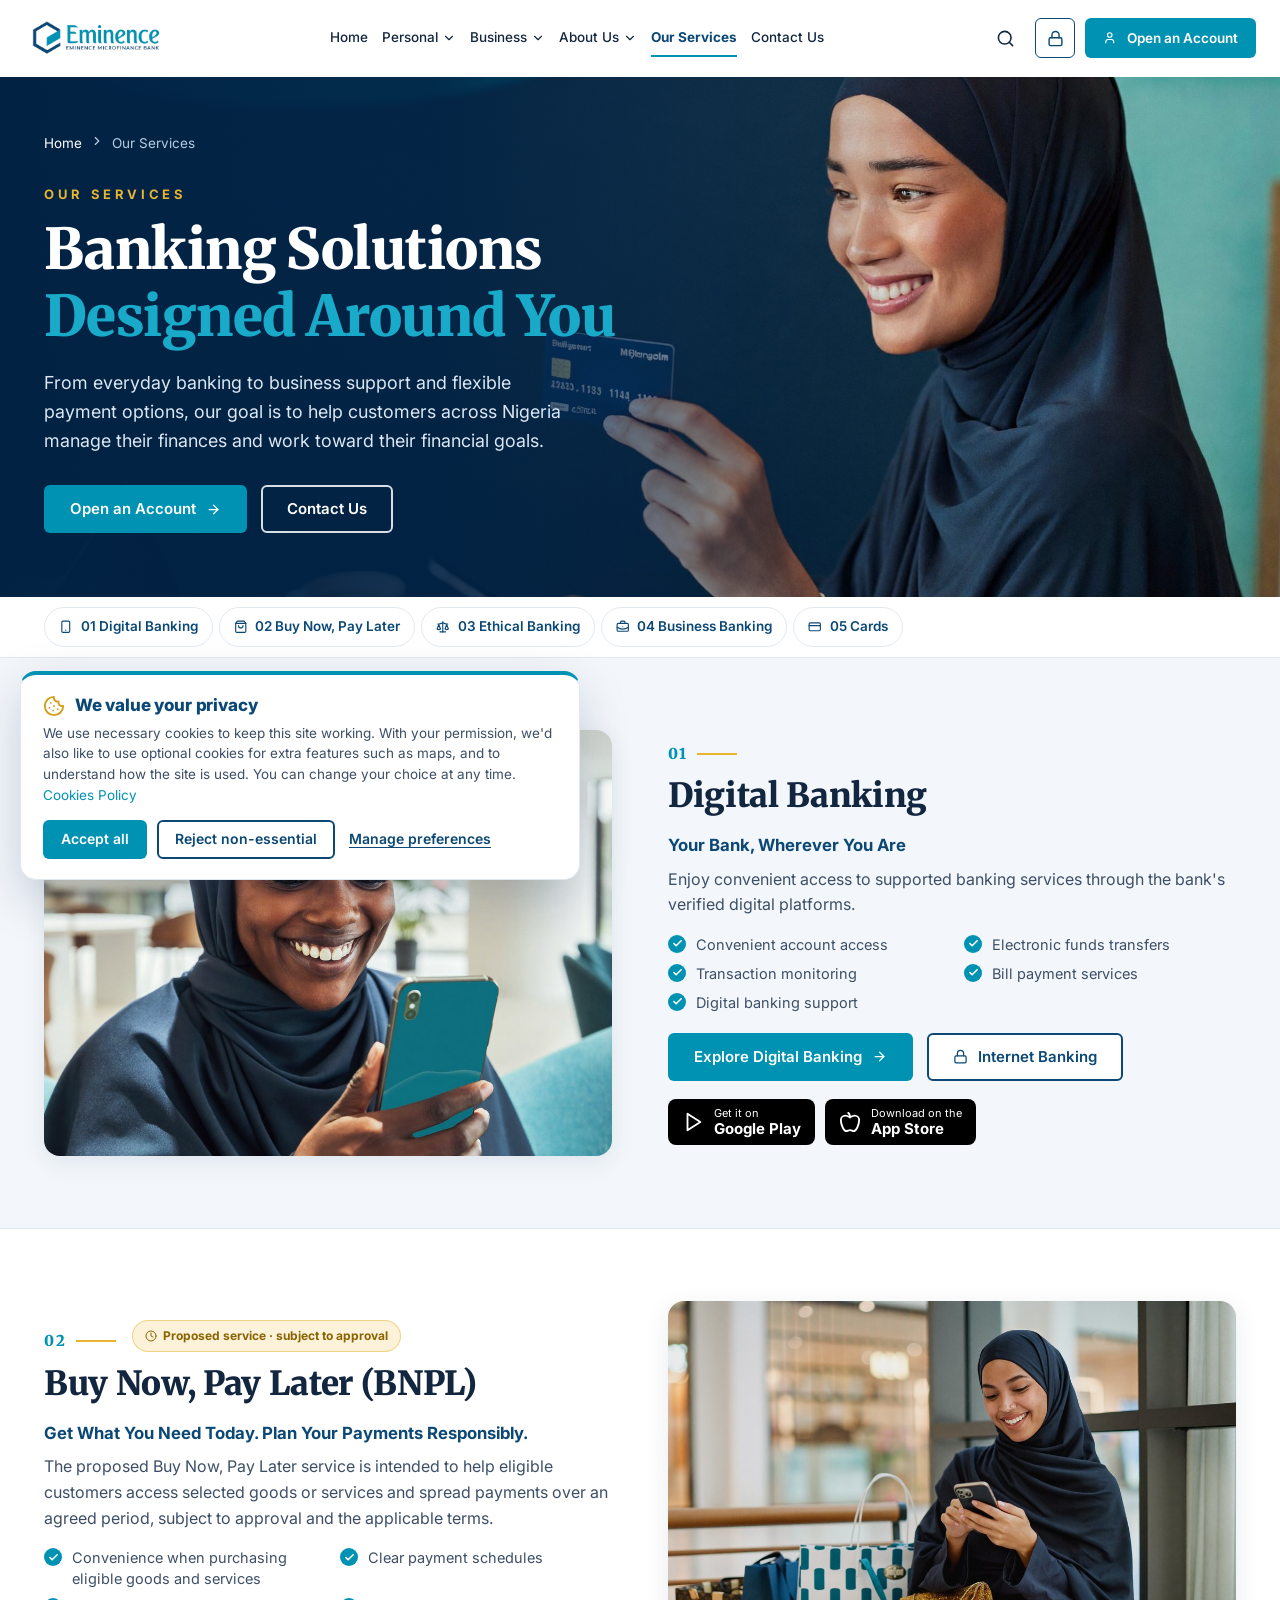
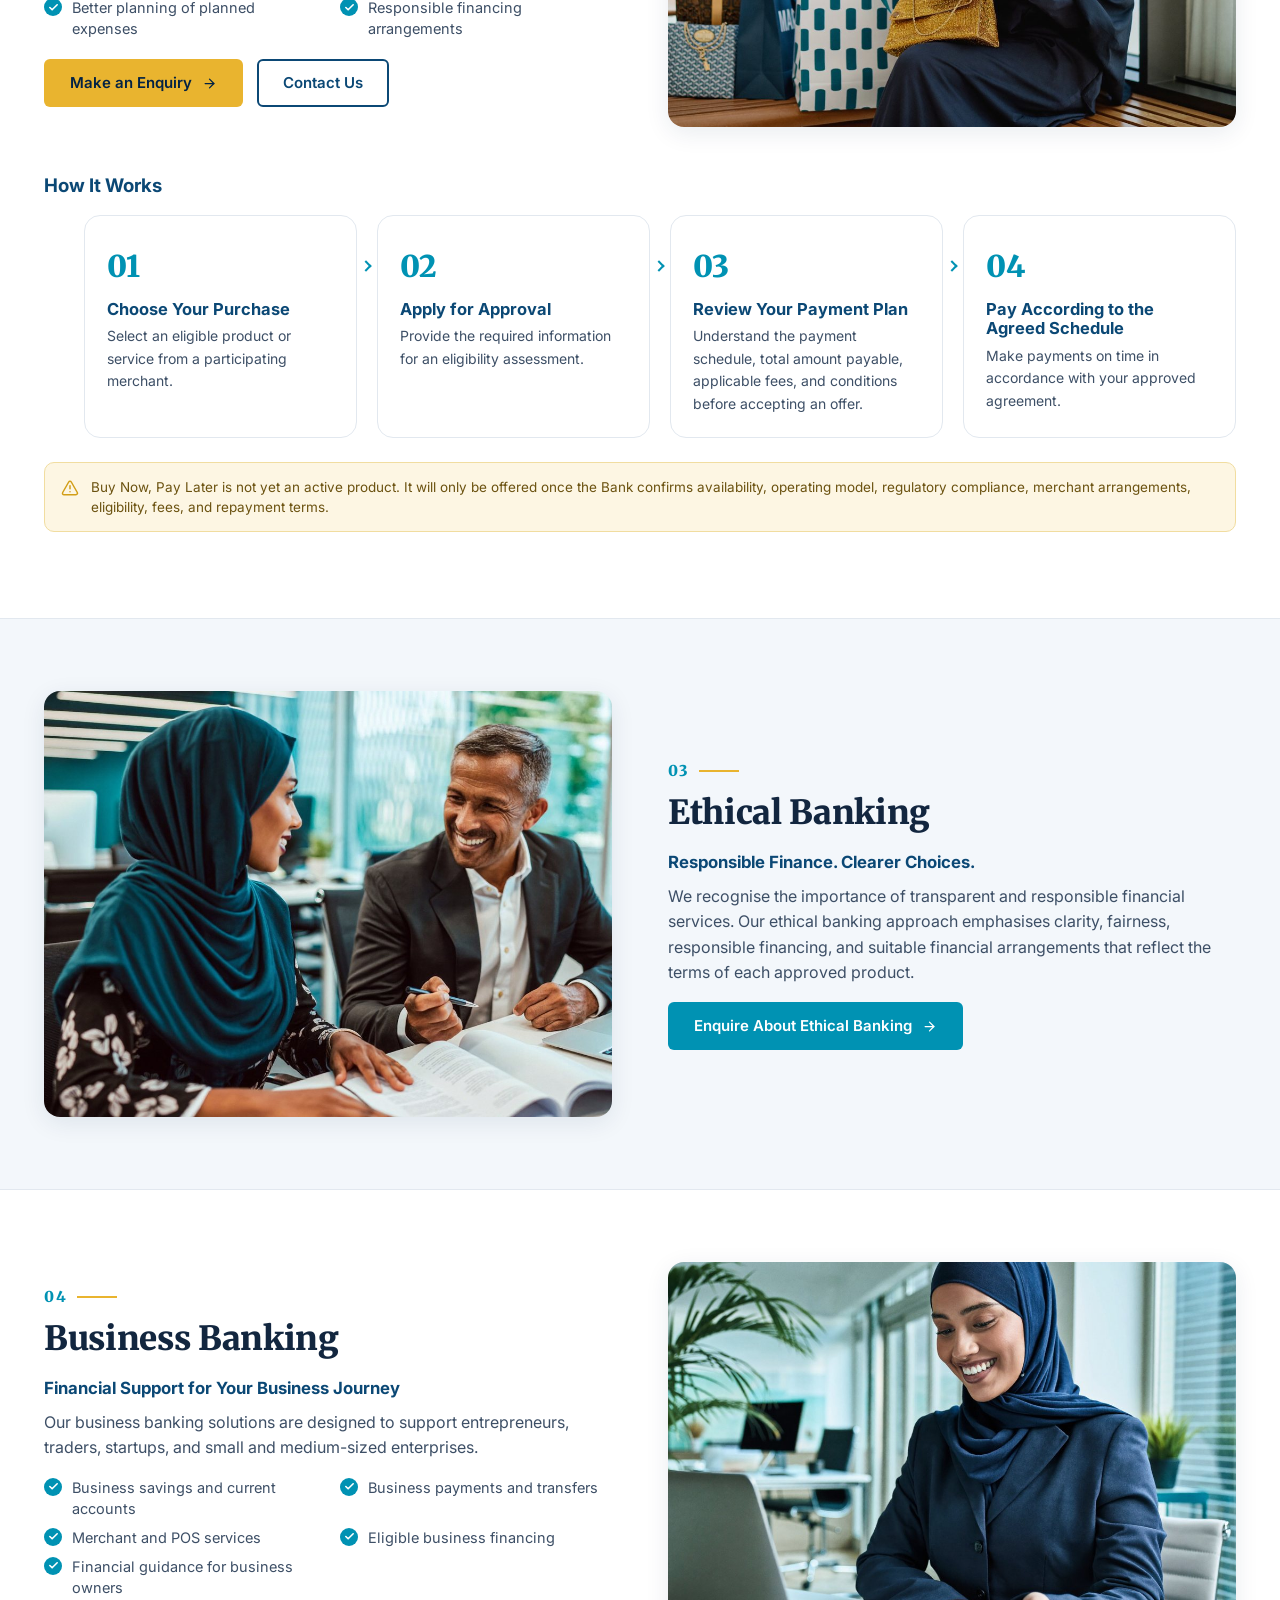
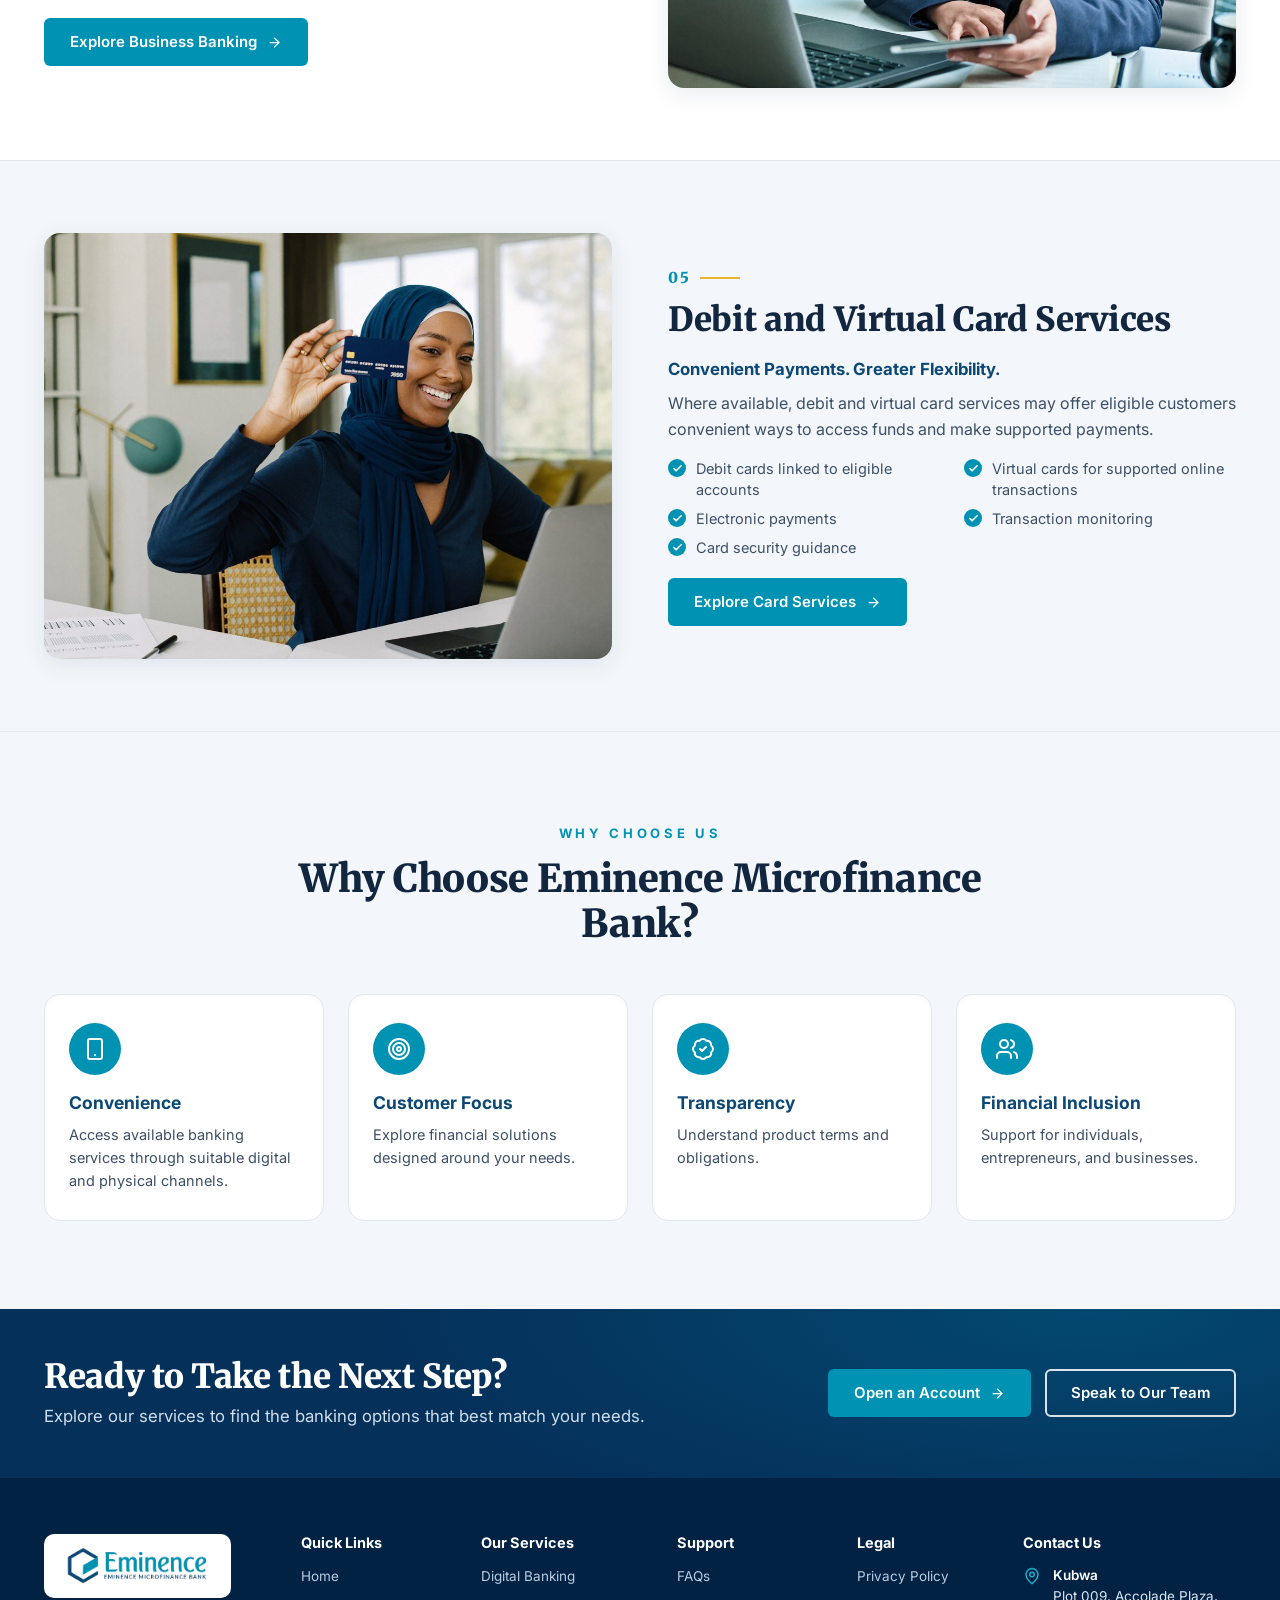
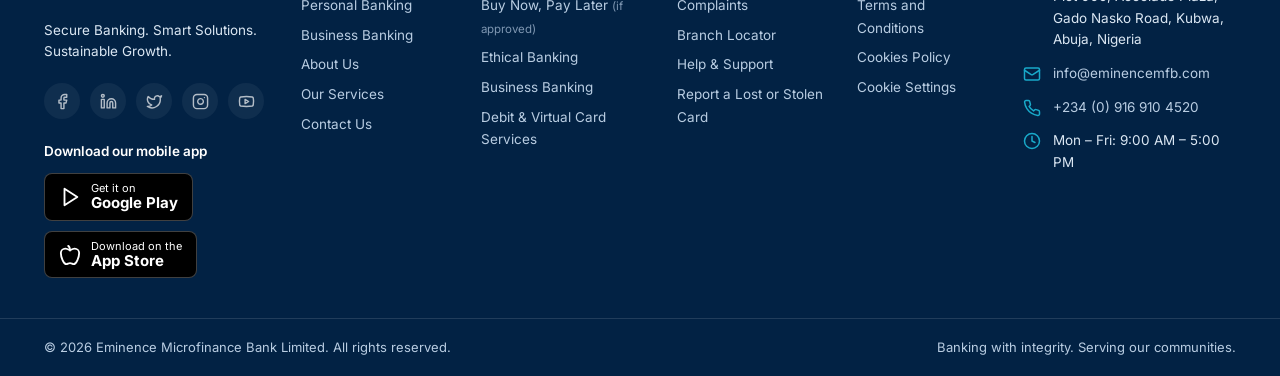
<file: eminence-website/services.html>
<!doctype html>
<html lang="en" class="no-js">
<head>
  <meta charset="utf-8">
  <meta name="viewport" content="width=device-width, initial-scale=1">
  <title>Our Services | Eminence Microfinance Bank</title>
  <meta name="description" content="Investment opportunities, digital banking, agency banking, ethical banking, business banking, debit and virtual cards, and Naira exchange-rate information.">
  <meta name="theme-color" content="#022244">
  <link rel="icon" type="image/webp" href="assets/img/eminence-icon.webp">
  <link rel="apple-touch-icon" href="assets/img/eminence-icon.webp">
  <link rel="preconnect" href="https://fonts.googleapis.com">
  <link rel="preconnect" href="https://fonts.gstatic.com" crossorigin>
  <link href="https://fonts.googleapis.com/css2?family=Inter:wght@400;500;600;700;800&family=Merriweather:wght@700;900&display=swap" rel="stylesheet">
  <link rel="stylesheet" href="assets/css/styles.css?v=20261105">
  <noscript><style>.preloader { display: none; }</style></noscript>
</head>
<body data-page="services">
  <a class="skip-link" href="#main">Skip to main content</a>
  <div class="preloader" id="preloader" role="status" aria-label="Loading Eminence Microfinance Bank">
    <div class="preloader__inner">
      <div class="preloader__logo" aria-hidden="true">
        <img class="preloader__navy" src="assets/img/preloader-navy.png" alt="" width="184" height="206">
        <img class="preloader__teal" src="assets/img/preloader-teal.png" alt="" width="184" height="206">
      </div>
      <div class="preloader__bar" aria-hidden="true"></div>
      <div class="preloader__text">Eminence Microfinance Bank</div>
    </div>
  </div>
  <header id="site-header"></header>

  <main id="main">
    <!-- HERO -->
    <section class="hero" aria-labelledby="hero-title">
      <div class="hero__media"><img decoding="async" src="assets/img/hero-services.jpg" alt="Woman in a navy hijab paying online with a debit card and smartphone" fetchpriority="high"></div>
      <div class="container hero__inner">
        <div class="hero__content">
          <ol class="breadcrumb reveal"><li><a href="index.html">Home</a></li><li><i data-lucide="chevron-right"></i></li><li aria-current="page">Our Services</li></ol>
          <span class="eyebrow eyebrow--gold reveal">Our Services</span>
          <h1 id="hero-title" class="reveal" style="--d:.08s">Banking Solutions <span class="accent">Designed Around You</span></h1>
          <p class="reveal" style="--d:.16s">From everyday banking to business support and flexible payment options, our goal is to help customers across Nigeria manage their finances and work toward their financial goals.</p>
          <div class="btn-row reveal" style="--d:.24s">
            <a class="btn btn--primary" href="#" data-open-account>Open an Account <i data-lucide="arrow-right"></i></a>
            <a class="btn btn--ghost-light" href="contact.html">Contact Us</a>
          </div>
        </div>
      </div>
    </section>

    <!-- SERVICE NAV -->
    <nav class="svc-nav" aria-label="Jump to a service">
      <div class="container">
        <ul>
          <li><a href="#digital"><i data-lucide="smartphone"></i>01 Digital Banking</a></li>
          <li><a href="#bnpl"><i data-lucide="shopping-bag"></i>02 Buy Now, Pay Later</a></li>
          <li><a href="#ethical"><i data-lucide="scale"></i>03 Ethical Banking</a></li>
          <li><a href="#business"><i data-lucide="briefcase-business"></i>04 Business Banking</a></li>
          <li><a href="#cards"><i data-lucide="credit-card"></i>05 Cards</a></li>
        </ul>
      </div>
    </nav>

    <!-- 01 -->
    <section class="svc-row" id="digital" aria-labelledby="s1">
      <div class="container split">
        <div class="split__media reveal reveal--left"><img decoding="async" src="assets/img/svc-digital.jpg" alt="Woman in a navy hijab using the mobile banking app on her smartphone" loading="lazy"></div>
        <div class="reveal reveal--right">
          <span class="svc-num">01</span>
          <h2 id="s1">Digital Banking</h2>
          <p class="sub">Your Bank, Wherever You Are</p>
          <p>Enjoy convenient access to supported banking services through the bank's verified digital platforms.</p>
          <ul class="check-list check-list--2col">
            <li>Convenient account access</li><li>Electronic funds transfers</li><li>Transaction monitoring</li><li>Bill payment services</li><li>Digital banking support</li>
          </ul>
          <div class="btn-row">
            <a class="btn btn--primary" href="personal.html#digital">Explore Digital Banking <i data-lucide="arrow-right"></i></a>
            <a class="btn btn--outline" href="#" data-link="internetBanking"><i data-lucide="lock"></i>Internet Banking</a>
          </div>
          <div class="store-badges">
            <a class="store-badge" href="#" data-store="google" aria-label="Get the Eminence app on Google Play"><i data-lucide="play"></i><span>Get it on<b>Google Play</b></span></a>
            <a class="store-badge" href="#" data-store="apple" aria-label="Download the Eminence app on the App Store"><i data-lucide="apple"></i><span>Download on the<b>App Store</b></span></a>
          </div>
        </div>
      </div>
    </section>

    <!-- 02 -->
    <section class="svc-row" id="bnpl" aria-labelledby="s2">
      <div class="container split split--rev">
        <div class="split__media reveal reveal--right"><img decoding="async" src="assets/img/bnpl-shopping.jpg" alt="Happy woman in a navy hijab with shopping bags, checking her phone" loading="lazy"></div>
        <div class="reveal reveal--left">
          <span class="svc-num">02</span>
          <span class="status-pill"><i data-lucide="clock"></i> Proposed service · subject to approval</span>
          <h2 id="s2">Buy Now, Pay Later (BNPL)</h2>
          <p class="sub">Get What You Need Today. Plan Your Payments Responsibly.</p>
          <p>The proposed Buy Now, Pay Later service is intended to help eligible customers access selected goods or services and spread payments over an agreed period, subject to approval and the applicable terms.</p>
          <ul class="check-list check-list--2col">
            <li>Convenience when purchasing eligible goods and services</li><li>Clear payment schedules</li>
            <li>Better planning of planned expenses</li><li>Responsible financing arrangements</li>
          </ul>
          <div class="btn-row">
            <a class="btn btn--gold" href="contact.html?subject=Buy%20Now%2C%20Pay%20Later%20enquiry#message">Make an Enquiry <i data-lucide="arrow-right"></i></a>
            <a class="btn btn--outline" href="contact.html">Contact Us</a>
          </div>
        </div>
      </div>
      <div class="container">
        <h3 class="reveal" style="margin:48px 0 18px;color:var(--navy)">How It Works</h3>
        <ol class="steps" data-stagger>
          <li class="reveal"><h3>Choose Your Purchase</h3><p>Select an eligible product or service from a participating merchant.</p></li>
          <li class="reveal"><h3>Apply for Approval</h3><p>Provide the required information for an eligibility assessment.</p></li>
          <li class="reveal"><h3>Review Your Payment Plan</h3><p>Understand the payment schedule, total amount payable, applicable fees, and conditions before accepting an offer.</p></li>
          <li class="reveal"><h3>Pay According to the Agreed Schedule</h3><p>Make payments on time in accordance with your approved agreement.</p></li>
        </ol>
        <p class="notice reveal" style="margin-top:24px"><i data-lucide="triangle-alert"></i><span>Buy Now, Pay Later is not yet an active product. It will only be offered once the Bank confirms availability, operating model, regulatory compliance, merchant arrangements, eligibility, fees, and repayment terms.</span></p>
      </div>
    </section>

    <!-- 03 -->
    <section class="svc-row" id="ethical" aria-labelledby="s3">
      <div class="container split">
        <div class="split__media reveal reveal--left"><img decoding="async" src="assets/img/svc-ethical.jpg" alt="Eminence officer in a navy hijab advising a client on transparent financing" loading="lazy"></div>
        <div class="reveal reveal--right">
          <span class="svc-num">03</span>
          <h2 id="s3">Ethical Banking</h2>
          <p class="sub">Responsible Finance. Clearer Choices.</p>
          <p>We recognise the importance of transparent and responsible financial services. Our ethical banking approach emphasises clarity, fairness, responsible financing, and suitable financial arrangements that reflect the terms of each approved product.</p>
          <div class="btn-row">
            <a class="btn btn--primary" href="contact.html?subject=Ethical%20Banking%20enquiry#message">Enquire About Ethical Banking <i data-lucide="arrow-right"></i></a>
          </div>
        </div>
      </div>
    </section>

    <!-- 04 -->
    <section class="svc-row" id="business" aria-labelledby="s4">
      <div class="container split split--rev">
        <div class="split__media reveal reveal--right"><img decoding="async" src="assets/img/svc-business.jpg" alt="Businesswoman in a navy hijab managing transactions on her laptop" loading="lazy"></div>
        <div class="reveal reveal--left">
          <span class="svc-num">04</span>
          <h2 id="s4">Business Banking</h2>
          <p class="sub">Financial Support for Your Business Journey</p>
          <p>Our business banking solutions are designed to support entrepreneurs, traders, startups, and small and medium-sized enterprises.</p>
          <ul class="check-list check-list--2col">
            <li>Business savings and current accounts</li><li>Business payments and transfers</li><li>Merchant and POS services</li><li>Eligible business financing</li><li>Financial guidance for business owners</li>
          </ul>
          <a class="btn btn--primary" href="business.html">Explore Business Banking <i data-lucide="arrow-right"></i></a>
        </div>
      </div>
    </section>

    <!-- 05 -->
    <section class="svc-row" id="cards" aria-labelledby="s5">
      <div class="container split">
        <div class="split__media reveal reveal--left"><img decoding="async" src="assets/img/svc-cards.jpg" alt="Woman in a navy hijab holding a debit card while shopping online" loading="lazy"></div>
        <div class="reveal reveal--right">
          <span class="svc-num">05</span>
          <h2 id="s5">Debit and Virtual Card Services</h2>
          <p class="sub">Convenient Payments. Greater Flexibility.</p>
          <p>Where available, debit and virtual card services may offer eligible customers convenient ways to access funds and make supported payments.</p>
          <ul class="check-list check-list--2col">
            <li>Debit cards linked to eligible accounts</li><li>Virtual cards for supported online transactions</li><li>Electronic payments</li><li>Transaction monitoring</li><li>Card security guidance</li>
          </ul>
          <a class="btn btn--primary" href="contact.html?subject=Card%20Services%20enquiry#message">Explore Card Services <i data-lucide="arrow-right"></i></a>
        </div>
      </div>
    </section>

    <!-- WHY -->
    <section class="section section--soft" aria-labelledby="why-title">
      <div class="container">
        <div class="section-head section-head--center reveal"><span class="eyebrow">Why Choose Us</span><h2 id="why-title" class="h-section">Why Choose Eminence Microfinance Bank?</h2></div>
        <div class="grid grid-4" data-stagger>
          <article class="pillar reveal"><span class="ic-circle ic-circle--teal"><i data-lucide="smartphone"></i></span><h3>Convenience</h3><p>Access available banking services through suitable digital and physical channels.</p></article>
          <article class="pillar reveal"><span class="ic-circle ic-circle--teal"><i data-lucide="target"></i></span><h3>Customer Focus</h3><p>Explore financial solutions designed around your needs.</p></article>
          <article class="pillar reveal"><span class="ic-circle ic-circle--teal"><i data-lucide="badge-check"></i></span><h3>Transparency</h3><p>Understand product terms and obligations.</p></article>
          <article class="pillar reveal"><span class="ic-circle ic-circle--teal"><i data-lucide="users"></i></span><h3>Financial Inclusion</h3><p>Support for individuals, entrepreneurs, and businesses.</p></article>
        </div>
      </div>
    </section>

    <!-- CTA -->
    <section class="cta" aria-labelledby="cta-title">
      <div class="container cta__inner reveal">
        <div>
          <h2 id="cta-title">Ready to Take the Next Step?</h2>
          <p>Explore our services to find the banking options that best match your needs.</p>
        </div>
        <div class="btn-row">
          <a class="btn btn--primary" href="#" data-open-account>Open an Account <i data-lucide="arrow-right"></i></a>
          <a class="btn btn--ghost-light" href="contact.html">Speak to Our Team</a>
        </div>
      </div>
    </section>
  </main>

  <footer id="site-footer"></footer>
  <script src="assets/js/vendor/lenis.min.js?v=20261105"></script>
  <script src="assets/js/vendor/lucide.min.js?v=20261105"></script>
  <script src="assets/js/main.js?v=20261105"></script>
</body>
</html>
</file>
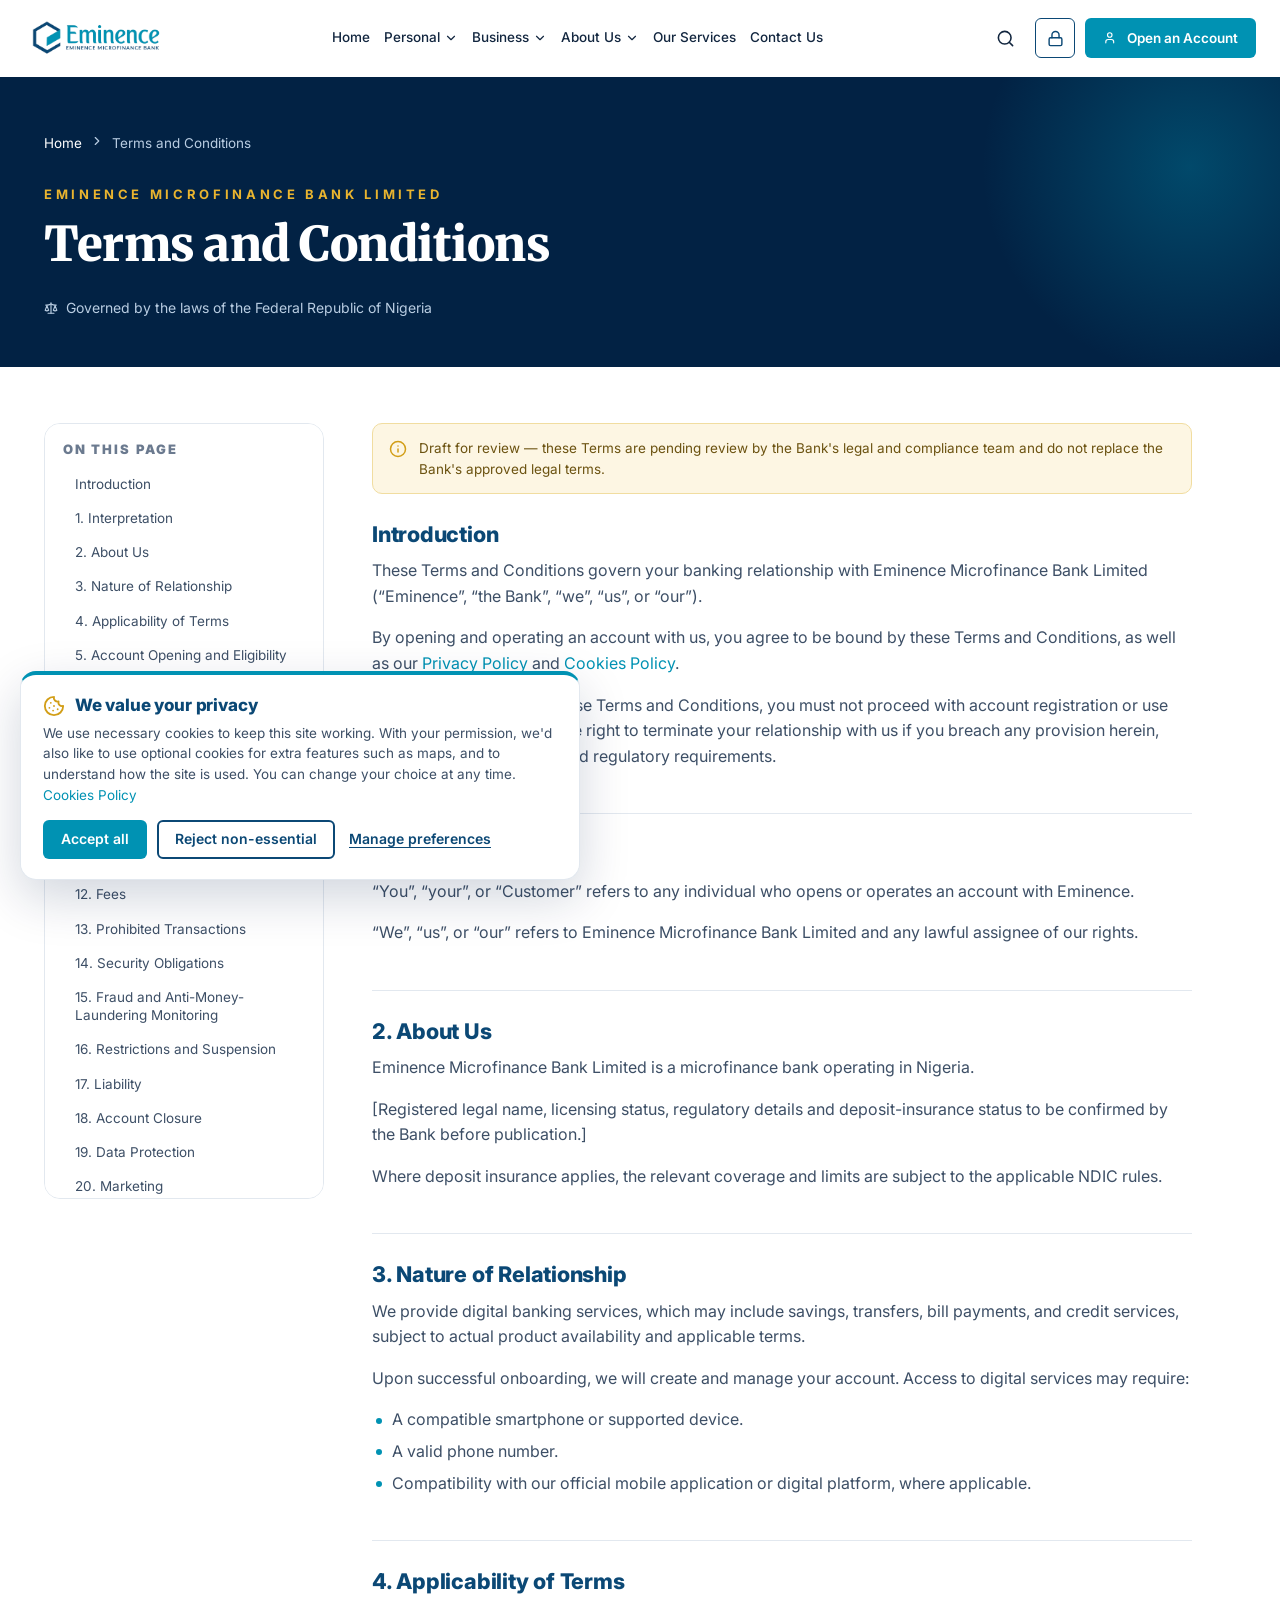
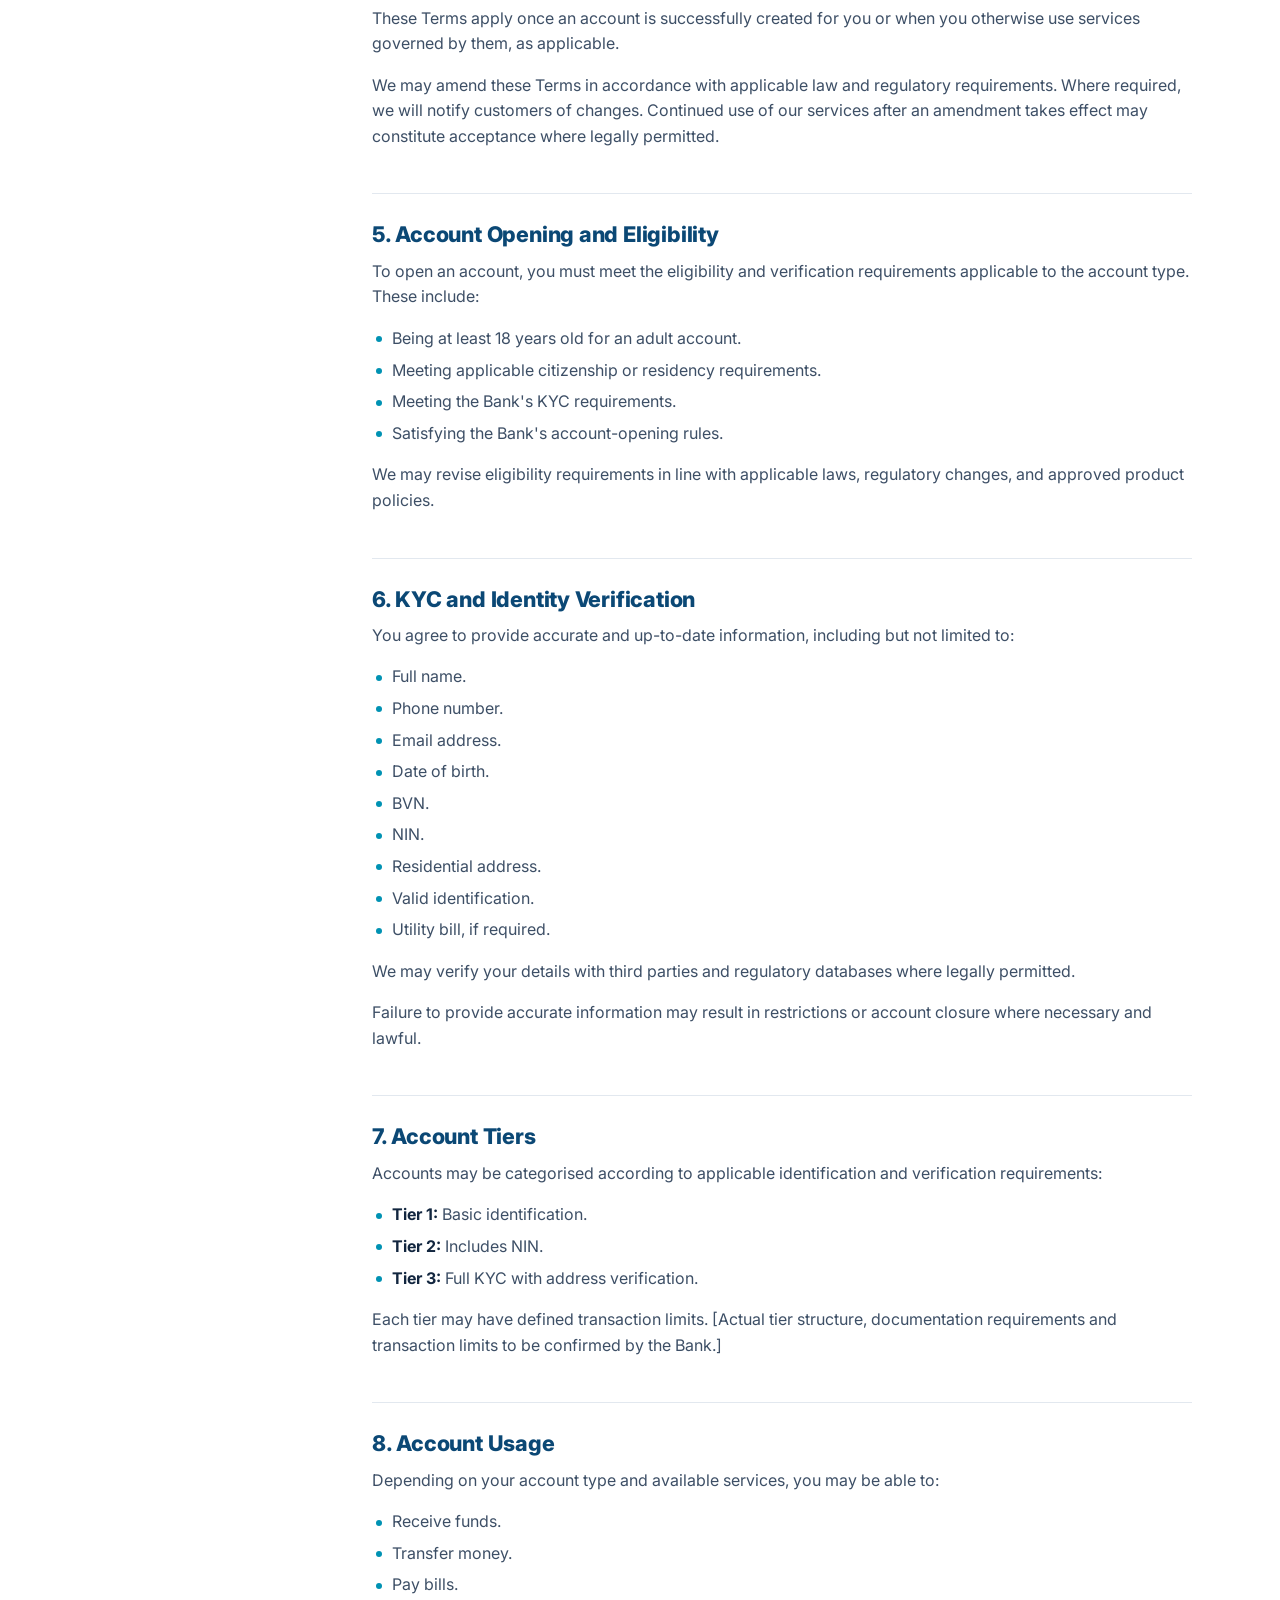
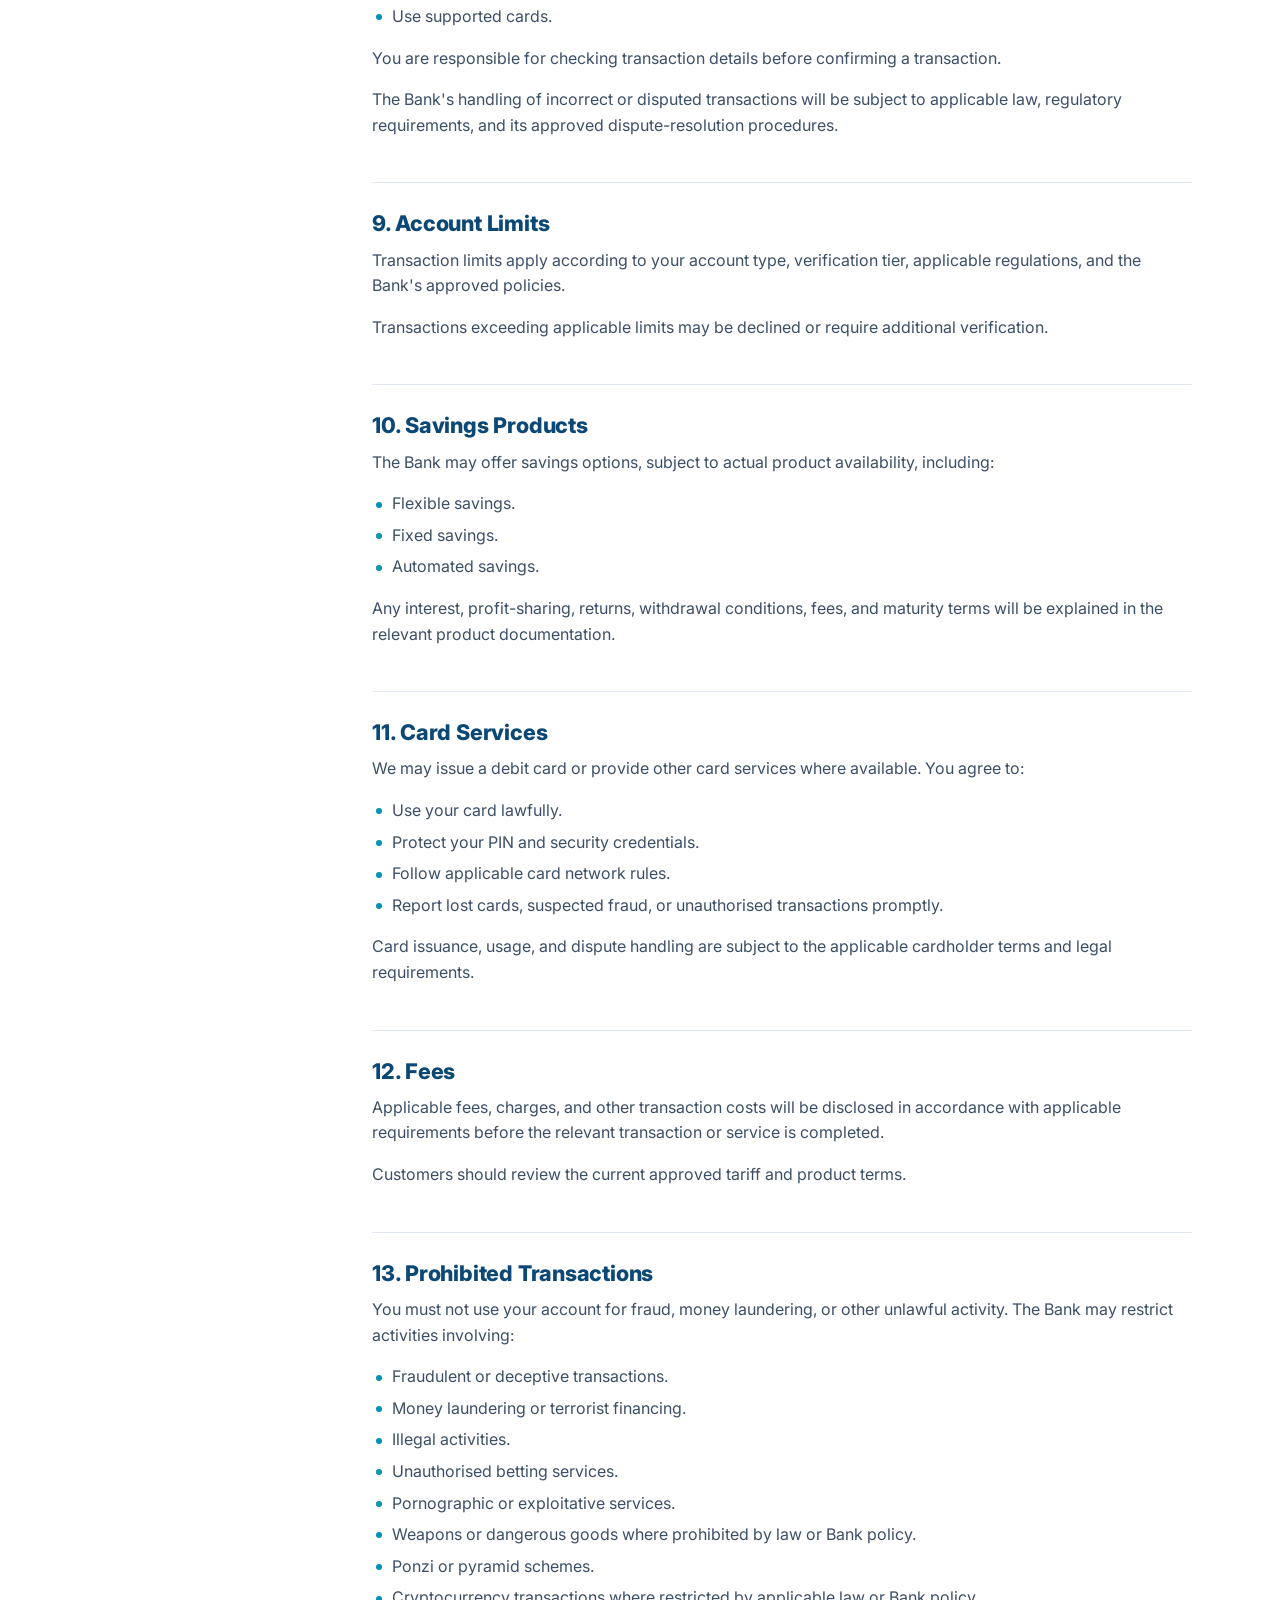
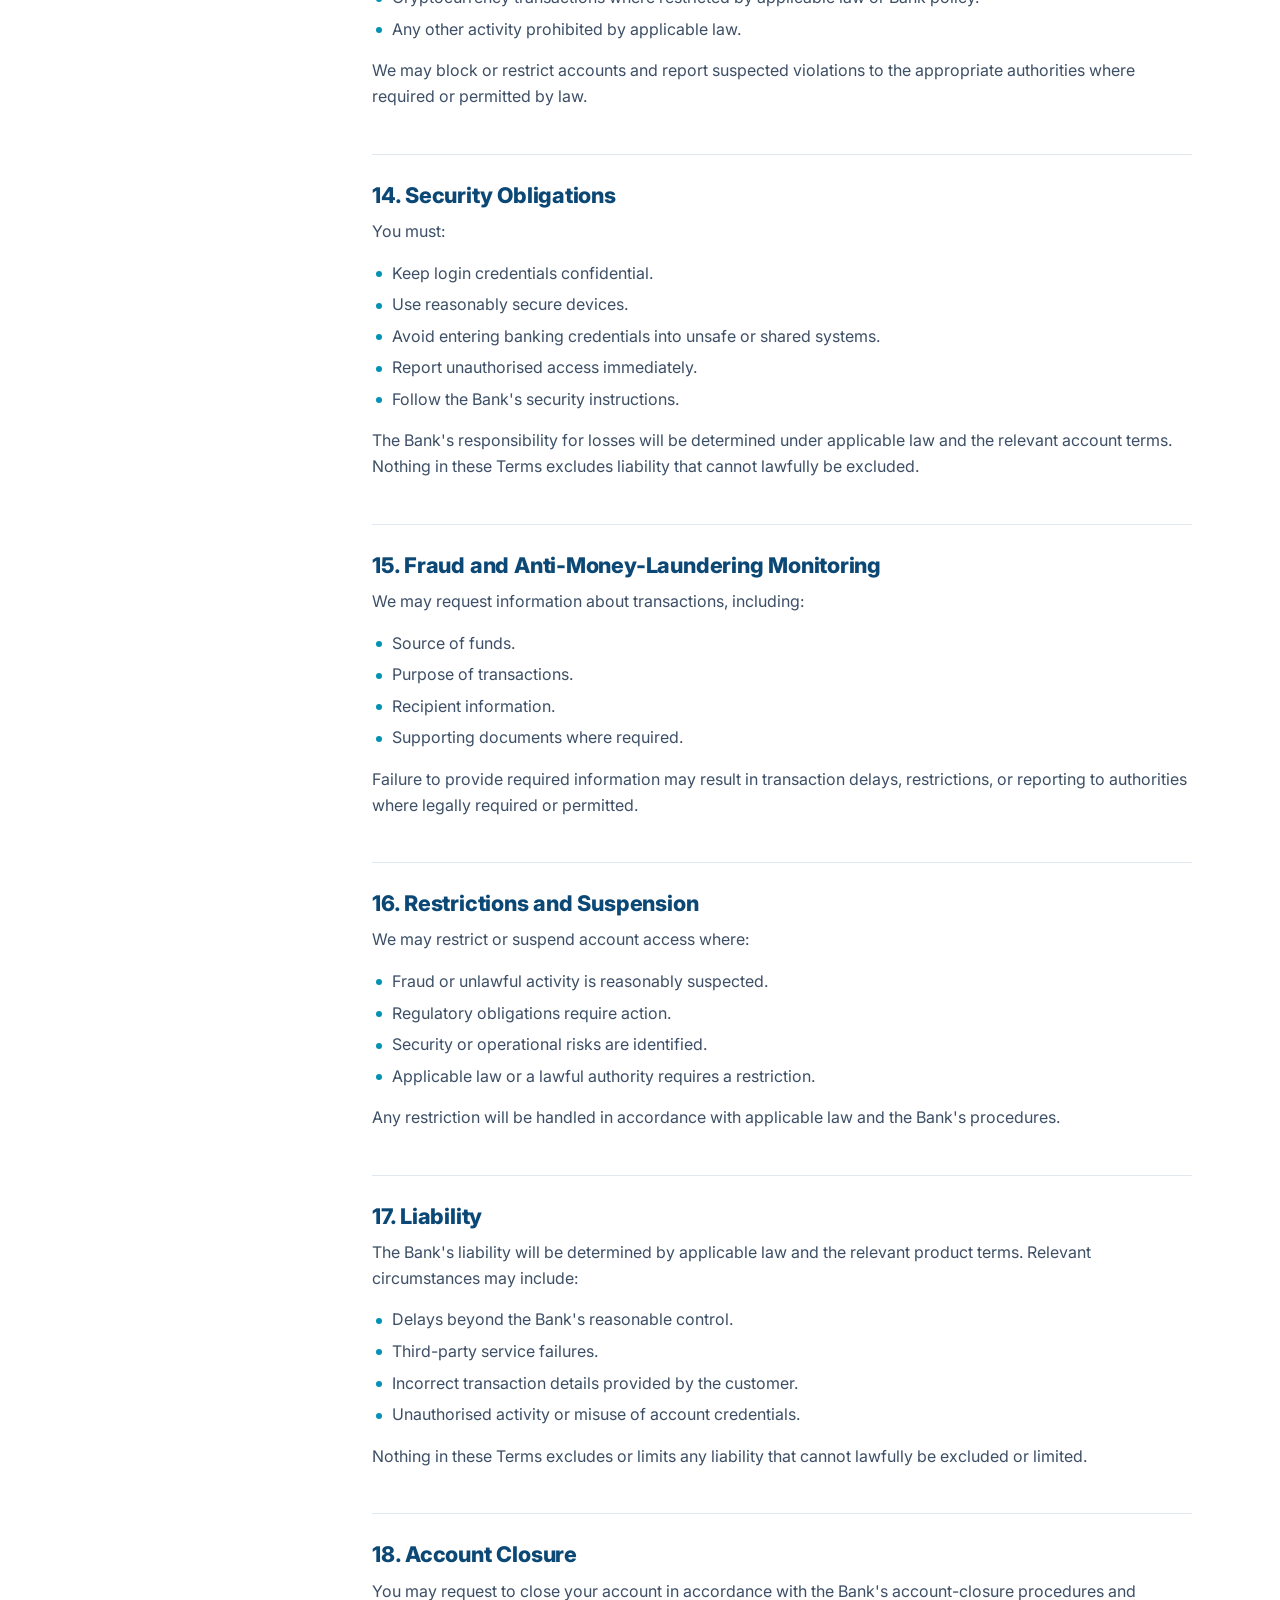
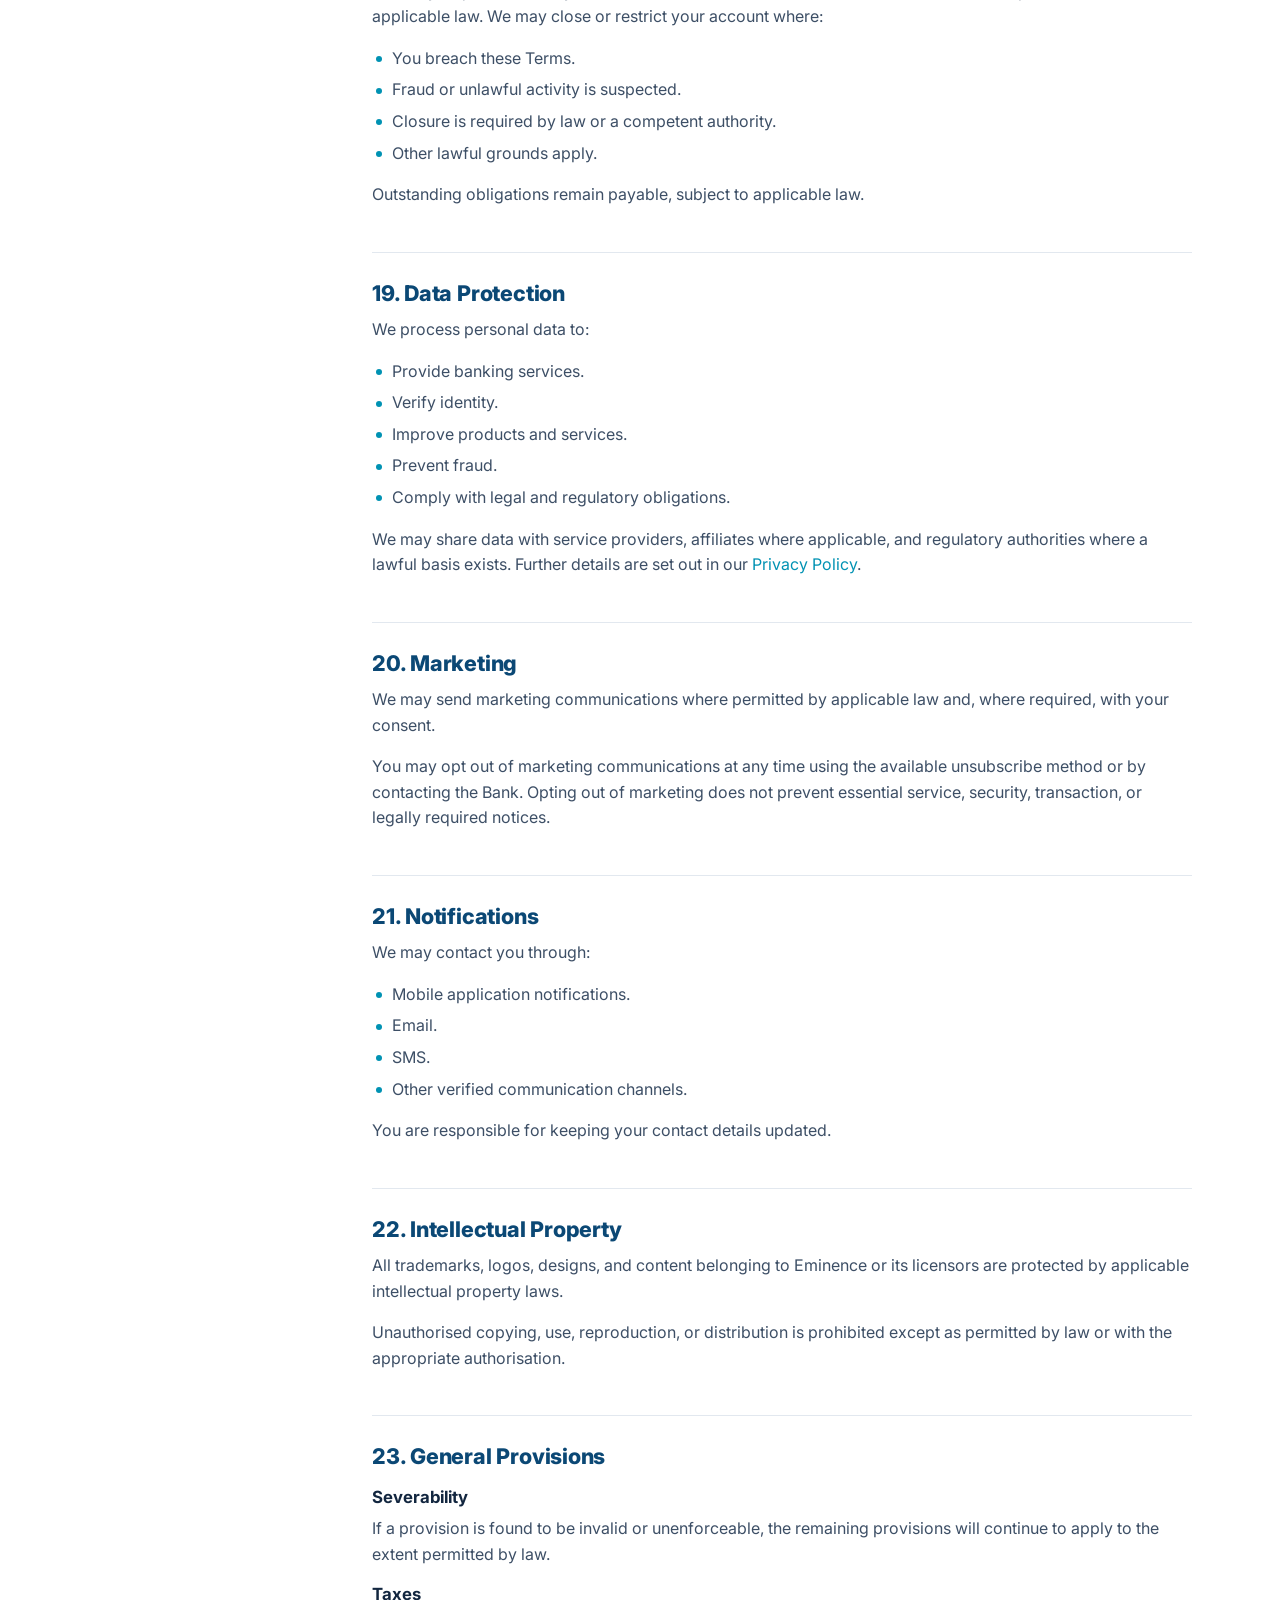
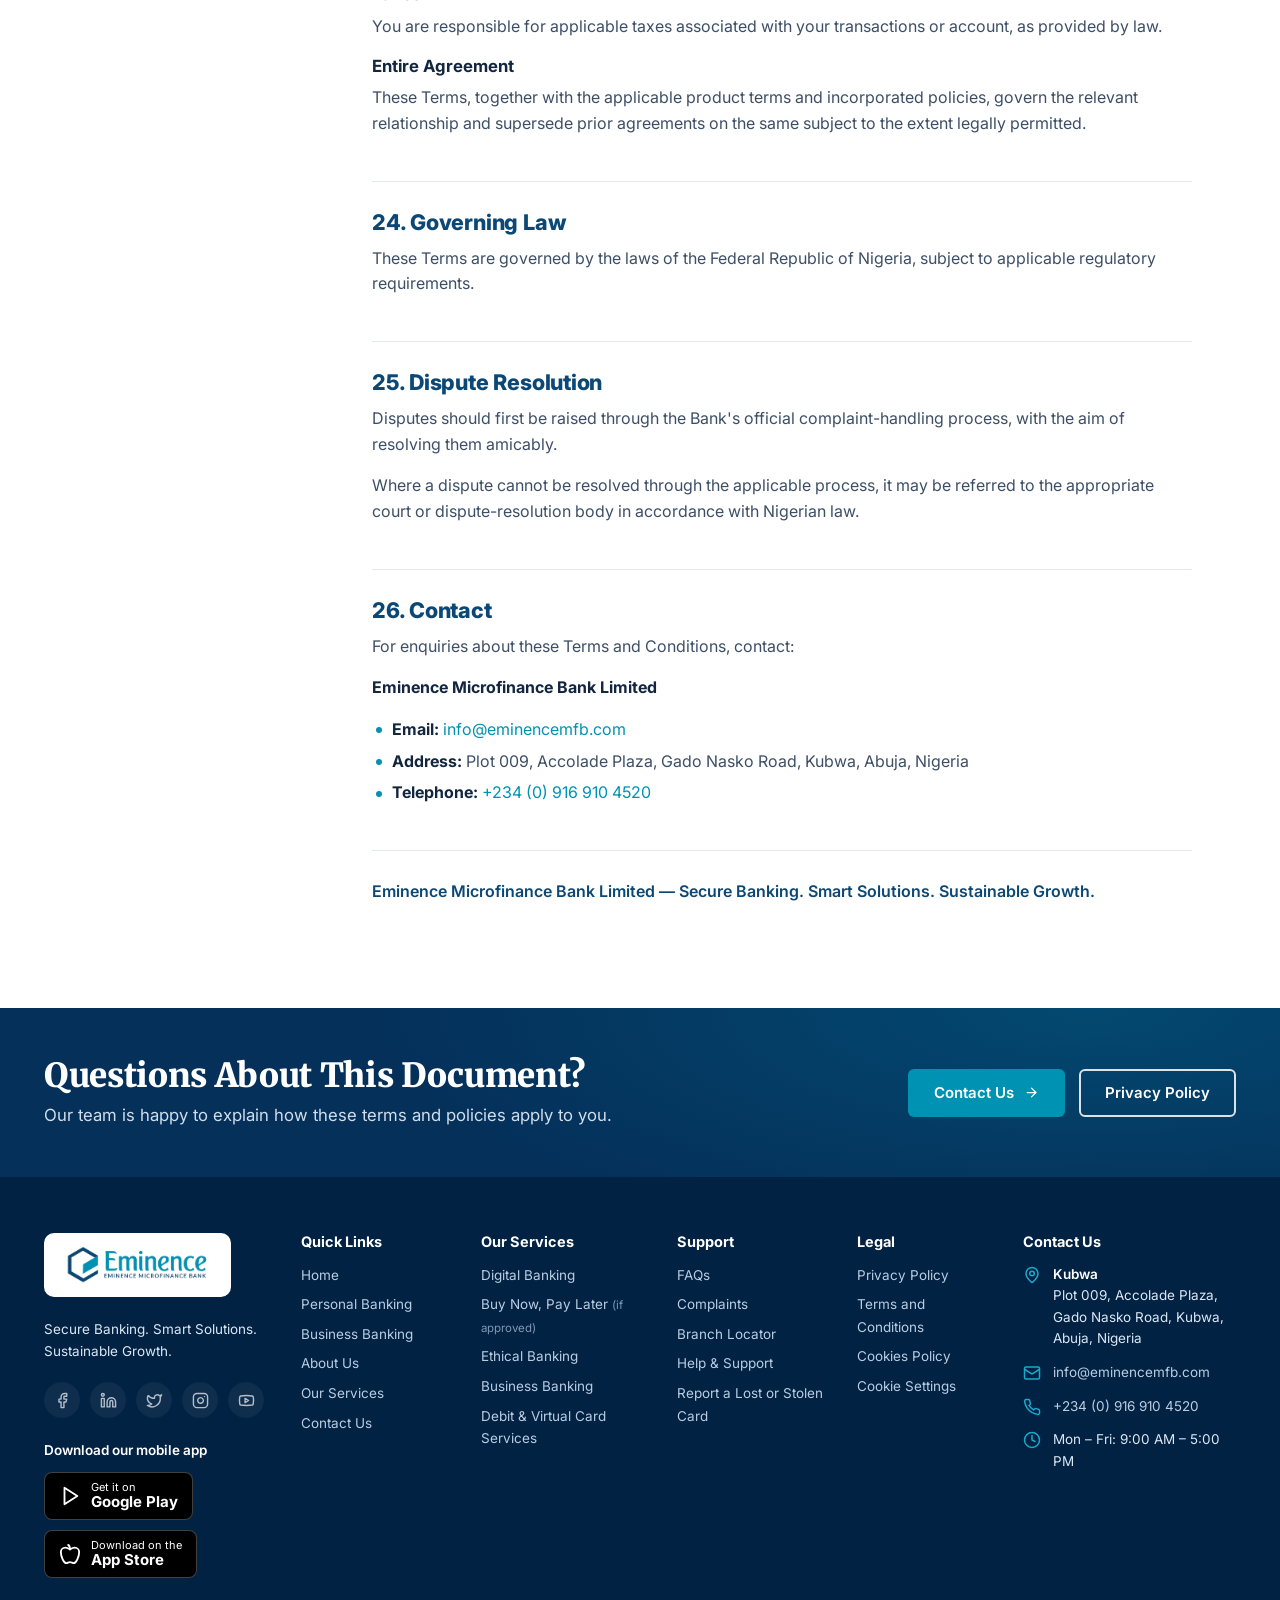
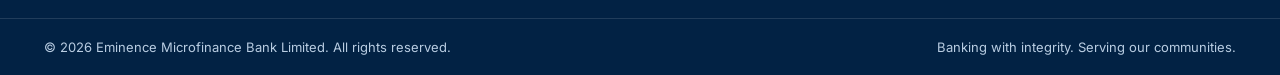
<file: eminence-website/terms.html>
<!doctype html>
<html lang="en" class="no-js">
<head>
  <meta charset="utf-8">
  <meta name="viewport" content="width=device-width, initial-scale=1">
  <title>Terms and Conditions | Eminence Microfinance Bank</title>
  <meta name="description" content="Terms and Conditions governing your banking relationship with Eminence Microfinance Bank Limited.">
  <meta name="theme-color" content="#022244">
  <link rel="icon" type="image/webp" href="assets/img/eminence-icon.webp">
  <link rel="apple-touch-icon" href="assets/img/eminence-icon.webp">
  <link rel="preconnect" href="https://fonts.googleapis.com">
  <link rel="preconnect" href="https://fonts.gstatic.com" crossorigin>
  <link href="https://fonts.googleapis.com/css2?family=Inter:wght@400;500;600;700;800&family=Merriweather:wght@700;900&display=swap" rel="stylesheet">
  <link rel="stylesheet" href="assets/css/styles.css?v=20261105">
  <noscript><style>.preloader { display: none; }</style></noscript>
</head>
<body data-page="terms">
  <a class="skip-link" href="#main">Skip to main content</a>
  <div class="preloader" id="preloader" role="status" aria-label="Loading Eminence Microfinance Bank">
    <div class="preloader__inner">
      <div class="preloader__logo" aria-hidden="true">
        <img class="preloader__navy" src="assets/img/preloader-navy.png" alt="" width="184" height="206">
        <img class="preloader__teal" src="assets/img/preloader-teal.png" alt="" width="184" height="206">
      </div>
      <div class="preloader__bar" aria-hidden="true"></div>
      <div class="preloader__text">Eminence Microfinance Bank</div>
    </div>
  </div>
  <header id="site-header"></header>

  <main id="main">
    <section class="legal-hero" aria-labelledby="hero-title">
      <div class="container" style="position:relative;z-index:1">
        <ol class="breadcrumb reveal"><li><a href="index.html">Home</a></li><li><i data-lucide="chevron-right"></i></li><li aria-current="page">Terms and Conditions</li></ol>
        <span class="eyebrow eyebrow--gold reveal">Eminence Microfinance Bank Limited</span>
        <h1 id="hero-title" class="reveal" style="--d:.08s">Terms and Conditions</h1>
        <div class="meta reveal" style="--d:.16s"><span><i data-lucide="scale"></i>Governed by the laws of the Federal Republic of Nigeria</span></div>
      </div>
    </section>

    <section class="section" style="padding-top:56px">
      <div class="container legal">
        <nav class="toc" aria-label="On this page" data-lenis-prevent>
          <h2>On this page</h2>
          <ol>
<li><a href="#introduction">Introduction</a></li>
<li><a href="#interpretation">1. Interpretation</a></li>
<li><a href="#about">2. About Us</a></li>
<li><a href="#relationship">3. Nature of Relationship</a></li>
<li><a href="#applicability">4. Applicability of Terms</a></li>
<li><a href="#eligibility">5. Account Opening and Eligibility</a></li>
<li><a href="#kyc">6. KYC and Identity Verification</a></li>
<li><a href="#tiers">7. Account Tiers</a></li>
<li><a href="#usage">8. Account Usage</a></li>
<li><a href="#limits">9. Account Limits</a></li>
<li><a href="#savings">10. Savings Products</a></li>
<li><a href="#cards">11. Card Services</a></li>
<li><a href="#fees">12. Fees</a></li>
<li><a href="#prohibited">13. Prohibited Transactions</a></li>
<li><a href="#security">14. Security Obligations</a></li>
<li><a href="#aml">15. Fraud and Anti-Money-Laundering Monitoring</a></li>
<li><a href="#suspension">16. Restrictions and Suspension</a></li>
<li><a href="#liability">17. Liability</a></li>
<li><a href="#closure">18. Account Closure</a></li>
<li><a href="#data">19. Data Protection</a></li>
<li><a href="#marketing">20. Marketing</a></li>
<li><a href="#notifications">21. Notifications</a></li>
<li><a href="#ip">22. Intellectual Property</a></li>
<li><a href="#general">23. General Provisions</a></li>
<li><a href="#law">24. Governing Law</a></li>
<li><a href="#disputes">25. Dispute Resolution</a></li>
<li><a href="#contact">26. Contact</a></li>
          </ol>
        </nav>
        <div class="legal-body">
          <p class="notice" style="margin-bottom:28px"><i data-lucide="info"></i><span>Draft for review — these Terms are pending review by the Bank's legal and compliance team and do not replace the Bank's approved legal terms.</span></p>
          <section id="introduction" aria-labelledby="introduction-h"><h2 id="introduction-h">Introduction</h2>
          <p>These Terms and Conditions govern your banking relationship with Eminence Microfinance Bank Limited (“Eminence”, “the Bank”, “we”, “us”, or “our”).</p>
          <p>By opening and operating an account with us, you agree to be bound by these Terms and Conditions, as well as our <a href="privacy.html">Privacy Policy</a> and <a href="cookies.html">Cookies Policy</a>.</p>
          <p>If you do not agree with these Terms and Conditions, you must not proceed with account registration or use our services. We reserve the right to terminate your relationship with us if you breach any provision herein, subject to applicable law and regulatory requirements.</p>
          </section>
          <section id="interpretation" aria-labelledby="interpretation-h"><h2 id="interpretation-h">1. Interpretation</h2>
          <p>“You”, “your”, or “Customer” refers to any individual who opens or operates an account with Eminence.</p>
          <p>“We”, “us”, or “our” refers to Eminence Microfinance Bank Limited and any lawful assignee of our rights.</p>
          </section>
          <section id="about" aria-labelledby="about-h"><h2 id="about-h">2. About Us</h2>
          <p>Eminence Microfinance Bank Limited is a microfinance bank operating in Nigeria.</p>
          <p>[Registered legal name, licensing status, regulatory details and deposit-insurance status to be confirmed by the Bank before publication.]</p>
          <p>Where deposit insurance applies, the relevant coverage and limits are subject to the applicable NDIC rules.</p>
          </section>
          <section id="relationship" aria-labelledby="relationship-h"><h2 id="relationship-h">3. Nature of Relationship</h2>
          <p>We provide digital banking services, which may include savings, transfers, bill payments, and credit services, subject to actual product availability and applicable terms.</p>
          <p>Upon successful onboarding, we will create and manage your account. Access to digital services may require:</p>
          <ul>
          <li>A compatible smartphone or supported device.</li>
          <li>A valid phone number.</li>
          <li>Compatibility with our official mobile application or digital platform, where applicable.</li>
          </ul>
          </section>
          <section id="applicability" aria-labelledby="applicability-h"><h2 id="applicability-h">4. Applicability of Terms</h2>
          <p>These Terms apply once an account is successfully created for you or when you otherwise use services governed by them, as applicable.</p>
          <p>We may amend these Terms in accordance with applicable law and regulatory requirements. Where required, we will notify customers of changes. Continued use of our services after an amendment takes effect may constitute acceptance where legally permitted.</p>
          </section>
          <section id="eligibility" aria-labelledby="eligibility-h"><h2 id="eligibility-h">5. Account Opening and Eligibility</h2>
          <p>To open an account, you must meet the eligibility and verification requirements applicable to the account type. These include:</p>
          <ul>
          <li>Being at least 18 years old for an adult account.</li>
          <li>Meeting applicable citizenship or residency requirements.</li>
          <li>Meeting the Bank's KYC requirements.</li>
          <li>Satisfying the Bank's account-opening rules.</li>
          </ul>
          <p>We may revise eligibility requirements in line with applicable laws, regulatory changes, and approved product policies.</p>
          </section>
          <section id="kyc" aria-labelledby="kyc-h"><h2 id="kyc-h">6. KYC and Identity Verification</h2>
          <p>You agree to provide accurate and up-to-date information, including but not limited to:</p>
          <ul>
          <li>Full name.</li>
          <li>Phone number.</li>
          <li>Email address.</li>
          <li>Date of birth.</li>
          <li>BVN.</li>
          <li>NIN.</li>
          <li>Residential address.</li>
          <li>Valid identification.</li>
          <li>Utility bill, if required.</li>
          </ul>
          <p>We may verify your details with third parties and regulatory databases where legally permitted.</p>
          <p>Failure to provide accurate information may result in restrictions or account closure where necessary and lawful.</p>
          </section>
          <section id="tiers" aria-labelledby="tiers-h"><h2 id="tiers-h">7. Account Tiers</h2>
          <p>Accounts may be categorised according to applicable identification and verification requirements:</p>
          <ul>
          <li><strong>Tier 1:</strong> Basic identification.</li>
          <li><strong>Tier 2:</strong> Includes NIN.</li>
          <li><strong>Tier 3:</strong> Full KYC with address verification.</li>
          </ul>
          <p>Each tier may have defined transaction limits. [Actual tier structure, documentation requirements and transaction limits to be confirmed by the Bank.]</p>
          </section>
          <section id="usage" aria-labelledby="usage-h"><h2 id="usage-h">8. Account Usage</h2>
          <p>Depending on your account type and available services, you may be able to:</p>
          <ul>
          <li>Receive funds.</li>
          <li>Transfer money.</li>
          <li>Pay bills.</li>
          <li>Use supported cards.</li>
          </ul>
          <p>You are responsible for checking transaction details before confirming a transaction.</p>
          <p>The Bank's handling of incorrect or disputed transactions will be subject to applicable law, regulatory requirements, and its approved dispute-resolution procedures.</p>
          </section>
          <section id="limits" aria-labelledby="limits-h"><h2 id="limits-h">9. Account Limits</h2>
          <p>Transaction limits apply according to your account type, verification tier, applicable regulations, and the Bank's approved policies.</p>
          <p>Transactions exceeding applicable limits may be declined or require additional verification.</p>
          </section>
          <section id="savings" aria-labelledby="savings-h"><h2 id="savings-h">10. Savings Products</h2>
          <p>The Bank may offer savings options, subject to actual product availability, including:</p>
          <ul>
          <li>Flexible savings.</li>
          <li>Fixed savings.</li>
          <li>Automated savings.</li>
          </ul>
          <p>Any interest, profit-sharing, returns, withdrawal conditions, fees, and maturity terms will be explained in the relevant product documentation.</p>
          </section>
          <section id="cards" aria-labelledby="cards-h"><h2 id="cards-h">11. Card Services</h2>
          <p>We may issue a debit card or provide other card services where available. You agree to:</p>
          <ul>
          <li>Use your card lawfully.</li>
          <li>Protect your PIN and security credentials.</li>
          <li>Follow applicable card network rules.</li>
          <li>Report lost cards, suspected fraud, or unauthorised transactions promptly.</li>
          </ul>
          <p>Card issuance, usage, and dispute handling are subject to the applicable cardholder terms and legal requirements.</p>
          </section>
          <section id="fees" aria-labelledby="fees-h"><h2 id="fees-h">12. Fees</h2>
          <p>Applicable fees, charges, and other transaction costs will be disclosed in accordance with applicable requirements before the relevant transaction or service is completed.</p>
          <p>Customers should review the current approved tariff and product terms.</p>
          </section>
          <section id="prohibited" aria-labelledby="prohibited-h"><h2 id="prohibited-h">13. Prohibited Transactions</h2>
          <p>You must not use your account for fraud, money laundering, or other unlawful activity. The Bank may restrict activities involving:</p>
          <ul>
          <li>Fraudulent or deceptive transactions.</li>
          <li>Money laundering or terrorist financing.</li>
          <li>Illegal activities.</li>
          <li>Unauthorised betting services.</li>
          <li>Pornographic or exploitative services.</li>
          <li>Weapons or dangerous goods where prohibited by law or Bank policy.</li>
          <li>Ponzi or pyramid schemes.</li>
          <li>Cryptocurrency transactions where restricted by applicable law or Bank policy.</li>
          <li>Any other activity prohibited by applicable law.</li>
          </ul>
          <p>We may block or restrict accounts and report suspected violations to the appropriate authorities where required or permitted by law.</p>
          </section>
          <section id="security" aria-labelledby="security-h"><h2 id="security-h">14. Security Obligations</h2>
          <p>You must:</p>
          <ul>
          <li>Keep login credentials confidential.</li>
          <li>Use reasonably secure devices.</li>
          <li>Avoid entering banking credentials into unsafe or shared systems.</li>
          <li>Report unauthorised access immediately.</li>
          <li>Follow the Bank's security instructions.</li>
          </ul>
          <p>The Bank's responsibility for losses will be determined under applicable law and the relevant account terms. Nothing in these Terms excludes liability that cannot lawfully be excluded.</p>
          </section>
          <section id="aml" aria-labelledby="aml-h"><h2 id="aml-h">15. Fraud and Anti-Money-Laundering Monitoring</h2>
          <p>We may request information about transactions, including:</p>
          <ul>
          <li>Source of funds.</li>
          <li>Purpose of transactions.</li>
          <li>Recipient information.</li>
          <li>Supporting documents where required.</li>
          </ul>
          <p>Failure to provide required information may result in transaction delays, restrictions, or reporting to authorities where legally required or permitted.</p>
          </section>
          <section id="suspension" aria-labelledby="suspension-h"><h2 id="suspension-h">16. Restrictions and Suspension</h2>
          <p>We may restrict or suspend account access where:</p>
          <ul>
          <li>Fraud or unlawful activity is reasonably suspected.</li>
          <li>Regulatory obligations require action.</li>
          <li>Security or operational risks are identified.</li>
          <li>Applicable law or a lawful authority requires a restriction.</li>
          </ul>
          <p>Any restriction will be handled in accordance with applicable law and the Bank's procedures.</p>
          </section>
          <section id="liability" aria-labelledby="liability-h"><h2 id="liability-h">17. Liability</h2>
          <p>The Bank's liability will be determined by applicable law and the relevant product terms. Relevant circumstances may include:</p>
          <ul>
          <li>Delays beyond the Bank's reasonable control.</li>
          <li>Third-party service failures.</li>
          <li>Incorrect transaction details provided by the customer.</li>
          <li>Unauthorised activity or misuse of account credentials.</li>
          </ul>
          <p>Nothing in these Terms excludes or limits any liability that cannot lawfully be excluded or limited.</p>
          </section>
          <section id="closure" aria-labelledby="closure-h"><h2 id="closure-h">18. Account Closure</h2>
          <p>You may request to close your account in accordance with the Bank's account-closure procedures and applicable law. We may close or restrict your account where:</p>
          <ul>
          <li>You breach these Terms.</li>
          <li>Fraud or unlawful activity is suspected.</li>
          <li>Closure is required by law or a competent authority.</li>
          <li>Other lawful grounds apply.</li>
          </ul>
          <p>Outstanding obligations remain payable, subject to applicable law.</p>
          </section>
          <section id="data" aria-labelledby="data-h"><h2 id="data-h">19. Data Protection</h2>
          <p>We process personal data to:</p>
          <ul>
          <li>Provide banking services.</li>
          <li>Verify identity.</li>
          <li>Improve products and services.</li>
          <li>Prevent fraud.</li>
          <li>Comply with legal and regulatory obligations.</li>
          </ul>
          <p>We may share data with service providers, affiliates where applicable, and regulatory authorities where a lawful basis exists. Further details are set out in our <a href="privacy.html">Privacy Policy</a>.</p>
          </section>
          <section id="marketing" aria-labelledby="marketing-h"><h2 id="marketing-h">20. Marketing</h2>
          <p>We may send marketing communications where permitted by applicable law and, where required, with your consent.</p>
          <p>You may opt out of marketing communications at any time using the available unsubscribe method or by contacting the Bank. Opting out of marketing does not prevent essential service, security, transaction, or legally required notices.</p>
          </section>
          <section id="notifications" aria-labelledby="notifications-h"><h2 id="notifications-h">21. Notifications</h2>
          <p>We may contact you through:</p>
          <ul>
          <li>Mobile application notifications.</li>
          <li>Email.</li>
          <li>SMS.</li>
          <li>Other verified communication channels.</li>
          </ul>
          <p>You are responsible for keeping your contact details updated.</p>
          </section>
          <section id="ip" aria-labelledby="ip-h"><h2 id="ip-h">22. Intellectual Property</h2>
          <p>All trademarks, logos, designs, and content belonging to Eminence or its licensors are protected by applicable intellectual property laws.</p>
          <p>Unauthorised copying, use, reproduction, or distribution is prohibited except as permitted by law or with the appropriate authorisation.</p>
          </section>
          <section id="general" aria-labelledby="general-h"><h2 id="general-h">23. General Provisions</h2>
          <h3>Severability</h3>
          <p>If a provision is found to be invalid or unenforceable, the remaining provisions will continue to apply to the extent permitted by law.</p>
          <h3>Taxes</h3>
          <p>You are responsible for applicable taxes associated with your transactions or account, as provided by law.</p>
          <h3>Entire Agreement</h3>
          <p>These Terms, together with the applicable product terms and incorporated policies, govern the relevant relationship and supersede prior agreements on the same subject to the extent legally permitted.</p>
          </section>
          <section id="law" aria-labelledby="law-h"><h2 id="law-h">24. Governing Law</h2>
          <p>These Terms are governed by the laws of the Federal Republic of Nigeria, subject to applicable regulatory requirements.</p>
          </section>
          <section id="disputes" aria-labelledby="disputes-h"><h2 id="disputes-h">25. Dispute Resolution</h2>
          <p>Disputes should first be raised through the Bank's official complaint-handling process, with the aim of resolving them amicably.</p>
          <p>Where a dispute cannot be resolved through the applicable process, it may be referred to the appropriate court or dispute-resolution body in accordance with Nigerian law.</p>
          </section>
          <section id="contact" aria-labelledby="contact-h"><h2 id="contact-h">26. Contact</h2>
          <p>For enquiries about these Terms and Conditions, contact:</p>
          <p><strong>Eminence Microfinance Bank Limited</strong></p>
          <ul>
          <li><strong>Email:</strong> <a href="mailto:info@eminencemfb.com">info@eminencemfb.com</a></li>
          <li><strong>Address:</strong> <span data-config="address"></span>, <span data-config="location"></span></li>
          <li><strong>Telephone:</strong> <span data-config="phone"></span></li>
          </ul>
          </section>
          <p style="margin-top:24px;font-weight:600;color:var(--navy)">Eminence Microfinance Bank Limited — Secure Banking. Smart Solutions. Sustainable Growth.</p>
        </div>
      </div>
    </section>

    <section class="cta" aria-labelledby="cta-title">
      <div class="container cta__inner reveal">
        <div>
          <h2 id="cta-title">Questions About This Document?</h2>
          <p>Our team is happy to explain how these terms and policies apply to you.</p>
        </div>
        <div class="btn-row">
          <a class="btn btn--primary" href="contact.html?subject=Other%20enquiry#message">Contact Us <i data-lucide="arrow-right"></i></a>
          <a class="btn btn--ghost-light" href="privacy.html">Privacy Policy</a>
        </div>
      </div>
    </section>
  </main>

  <footer id="site-footer"></footer>
  <script src="assets/js/vendor/lenis.min.js?v=20261105"></script>
  <script src="assets/js/vendor/lucide.min.js?v=20261105"></script>
  <script src="assets/js/main.js?v=20261105"></script>
</body>
</html>
</file>
<file: eminence-website/assets/css/styles.css>
/* ==========================================================================
   Eminence Microfinance Bank — Global Stylesheet
   ========================================================================== */

:root {
  --navy: #0b4875;
  --navy-700: #083a62;
  --navy-800: #04305a;
  --navy-900: #022244;
  --teal: #0092b3;
  --teal-600: #00809e;
  --teal-400: #19a9c9;
  --teal-50: #e6f5f9;
  --gold: #e9b42f;
  --gold-600: #d29e17;
  --gold-50: #fdf6e3;
  --ink: #12263f;
  --body: #3d4f66;
  --muted: #6b7a8f;
  --line: #e2e8ef;
  --bg: #ffffff;
  --bg-soft: #f3f7fb;
  --white: #ffffff;
  --success: #12936a;
  --danger: #c63b3b;

  --font-head: "Merriweather", Georgia, "Times New Roman", serif;
  --font-body: "Inter", system-ui, -apple-system, "Segoe UI", Roboto, Arial, sans-serif;
  --font-script: "Caveat", "Segoe Script", cursive;

  --radius-sm: 6px;
  --radius: 10px;
  --radius-lg: 16px;
  --shadow-sm: 0 1px 2px rgba(10, 40, 80, .06), 0 2px 8px rgba(10, 40, 80, .05);
  --shadow: 0 6px 24px rgba(10, 40, 80, .09);
  --shadow-lg: 0 18px 50px rgba(5, 30, 70, .18);
  --container: 1240px;
  --header-h: 76px;
  --ease: cubic-bezier(.2, .7, .2, 1);
}

/* ---------- Reset / base ---------- */
*, *::before, *::after { box-sizing: border-box; }
html { scroll-behavior: smooth; -webkit-text-size-adjust: 100%; scroll-padding-top: calc(var(--header-h) + 16px); }
html.lenis, html.lenis body { height: auto; }
.lenis.lenis-smooth { scroll-behavior: auto !important; }
.lenis.lenis-smooth [data-lenis-prevent] { overscroll-behavior: contain; }
.lenis.lenis-stopped { overflow: hidden; }
body {
  margin: 0; font-family: var(--font-body); font-size: 16px; line-height: 1.6;
  color: var(--body); background: var(--bg); overflow-x: hidden;
  -webkit-font-smoothing: antialiased;
}
img { max-width: 100%; display: block; }
a { color: var(--teal); text-decoration: none; transition: color .2s; }
a:hover { color: var(--navy); }
h1, h2, h3, h4 { color: var(--ink); margin: 0 0 .5em; line-height: 1.18; }
h1, h2 { font-family: var(--font-head); font-weight: 900; letter-spacing: -.01em; }
h3, h4 { font-family: var(--font-body); font-weight: 700; }
p { margin: 0 0 1em; }
ul { margin: 0; padding: 0; }
button, input, select, textarea { font: inherit; color: inherit; }
:focus-visible { outline: 3px solid var(--gold); outline-offset: 2px; border-radius: 4px; }
.sr-only { position: absolute; width: 1px; height: 1px; overflow: hidden; clip: rect(0 0 0 0); white-space: nowrap; }
.skip-link { position: absolute; left: 16px; top: -60px; z-index: 999; background: var(--gold); color: var(--navy-900); padding: 10px 16px; border-radius: var(--radius-sm); font-weight: 700; }
.skip-link:focus { top: 12px; }
[data-lucide], svg.lucide { width: 1em; height: 1em; stroke-width: 2; flex-shrink: 0; }

.container { width: 100%; max-width: var(--container); margin: 0 auto; padding: 0 24px; }
.section { padding: 88px 0; }
.section--tight { padding: 56px 0; }
.section--soft { background: var(--bg-soft); }
.section--navy { background: var(--navy-900); color: #d6e2ef; }
.text-center { text-align: center; }

/* ---------- Typography helpers ---------- */
.eyebrow {
  display: inline-block; font-size: 13px; font-weight: 700; letter-spacing: .28em;
  text-transform: uppercase; color: var(--teal); margin-bottom: 12px;
}
.eyebrow--gold { color: var(--gold); }
.h-display { font-size: clamp(2.3rem, 4.6vw, 4rem); }
.h-section { font-size: clamp(1.8rem, 3vw, 2.5rem); }
.h-sub { font-size: clamp(1.35rem, 2vw, 1.7rem); }
.accent { color: var(--teal-400); }
.accent-gold { color: var(--gold); }
.lead { font-size: 1.12rem; color: var(--body); }
.section-head { display: grid; grid-template-columns: 1fr 1fr; gap: 32px; align-items: end; margin-bottom: 44px; }
.section-head p { margin: 0; }
.section-head--center { display: block; text-align: center; max-width: 720px; margin: 0 auto 48px; }

/* ---------- Buttons ---------- */
.btn {
  display: inline-flex; align-items: center; justify-content: center; gap: 10px;
  padding: 13px 24px; border-radius: var(--radius-sm); font-weight: 600; font-size: 15px;
  border: 2px solid transparent; cursor: pointer; text-align: center; line-height: 1.2;
  transition: background .25s, color .25s, border-color .25s, transform .25s var(--ease), box-shadow .25s;
}
.btn svg { transition: transform .25s var(--ease); }
.btn:hover svg:last-child { transform: translateX(3px); }
.btn:active { transform: translateY(1px); }
.btn--primary { background: var(--teal); color: #fff; }
.btn--primary:hover { background: var(--teal-600); color: #fff; box-shadow: 0 8px 22px rgba(0, 146, 179, .35); }
.btn--navy { background: var(--navy-800); color: #fff; }
.btn--navy:hover { background: var(--navy-900); color: #fff; }
.btn--gold { background: var(--gold); color: var(--navy-900); }
.btn--gold:hover { background: var(--gold-600); color: var(--navy-900); }
.btn--ghost-light { border-color: rgba(255, 255, 255, .85); color: #fff; background: transparent; }
.btn--ghost-light:hover { background: #fff; color: var(--navy-800); }
.btn--outline { border-color: var(--navy); color: var(--navy); background: #fff; }
.btn--outline:hover { background: var(--navy); color: #fff; }
.btn--block { width: 100%; }
.btn--sm { padding: 9px 16px; font-size: 14px; }
.btn-row { display: flex; flex-wrap: wrap; gap: 14px; }
.link-arrow { display: inline-flex; align-items: center; gap: 8px; font-weight: 700; color: var(--navy); font-size: 14.5px; }
.link-arrow:hover { color: var(--teal); gap: 12px; }

/* ==========================================================================
   Header / navigation
   ========================================================================== */
.site-header {
  position: sticky; top: 0; z-index: 100; background: rgba(255, 255, 255, .97);
  backdrop-filter: saturate(160%) blur(8px); border-bottom: 1px solid transparent;
  transition: box-shadow .3s, border-color .3s;
}
.site-header.is-scrolled { box-shadow: 0 4px 20px rgba(5, 30, 70, .08); border-color: var(--line); }
.nav { height: var(--header-h); display: flex; align-items: center; gap: 18px; max-width: 1400px; }
.brand { display: flex; align-items: center; flex-shrink: 0; }
.brand img { height: 44px; width: auto; }
.nav-menu { display: flex; align-items: center; gap: 0; margin: 0 auto; list-style: none; }
.nav-menu > li { position: relative; }
.nav-link {
  display: inline-flex; align-items: center; gap: 4px; padding: 10px 12px; font-size: 14.5px;
  font-weight: 500; color: var(--ink); position: relative; background: none; border: 0; cursor: pointer; white-space: nowrap;
}
.nav-link::after {
  content: ""; position: absolute; left: 12px; right: 12px; bottom: 2px; height: 2px;
  background: var(--teal); transform: scaleX(0); transform-origin: left; transition: transform .3s var(--ease);
}
.nav-link:hover { color: var(--teal); }
.nav-link:hover::after, .nav-link.is-active::after { transform: scaleX(1); }
.nav-link.is-active { color: var(--navy); font-weight: 700; }
.nav-link svg { font-size: 14px; transition: transform .25s; }
.has-dropdown:hover .nav-link svg, .has-dropdown.is-open .nav-link svg { transform: rotate(180deg); }
.dropdown {
  position: absolute; top: calc(100% + 6px); left: 0; min-width: 270px; background: #fff;
  border: 1px solid var(--line); border-radius: var(--radius); box-shadow: var(--shadow-lg);
  padding: 8px; list-style: none; opacity: 0; visibility: hidden; transform: translateY(8px);
  transition: opacity .2s, transform .2s, visibility .2s;
}
.has-dropdown:hover .dropdown, .has-dropdown:focus-within .dropdown, .has-dropdown.is-open .dropdown { opacity: 1; visibility: visible; transform: translateY(0); }
.dropdown a { display: flex; align-items: center; gap: 12px; padding: 10px 12px; border-radius: 8px; color: var(--ink); font-size: 14px; font-weight: 500; }
.dropdown a:hover { background: var(--teal-50); color: var(--navy); }
.dropdown a svg { color: var(--teal); font-size: 18px; }
.nav-actions { display: flex; align-items: center; gap: 10px; flex-shrink: 0; }
.icon-btn { width: 40px; height: 40px; display: grid; place-items: center; border-radius: 50%; border: 0; background: transparent; color: var(--ink); cursor: pointer; font-size: 19px; }
.icon-btn:hover { background: var(--teal-50); color: var(--teal); }
.nav-divider { width: 1px; height: 26px; background: var(--line); }
.btn-ib { border: 1.5px solid var(--navy); color: var(--navy); padding: 9px 14px; font-size: 13.5px; border-radius: var(--radius-sm); background: #fff; }
.btn-ib:hover { background: var(--navy); color: #fff; }
.btn-open { padding: 10px 16px; font-size: 13.5px; }
.nav-toggle { display: none; }

/* Search overlay */
.search-panel {
  position: fixed; inset: 0; z-index: 200; background: rgba(2, 25, 55, .72); backdrop-filter: blur(4px);
  display: flex; align-items: flex-start; justify-content: center; padding: 14vh 16px 16px;
  opacity: 0; visibility: hidden; transition: opacity .25s, visibility .25s;
}
.search-panel.is-open { opacity: 1; visibility: visible; }
.search-box { width: 100%; max-width: 640px; background: #fff; border-radius: var(--radius-lg); box-shadow: var(--shadow-lg); overflow: hidden; }
.search-box form { display: flex; align-items: center; gap: 10px; padding: 8px 8px 8px 20px; border-bottom: 1px solid var(--line); }
.search-box input { flex: 1; border: 0; outline: 0; font-size: 17px; padding: 12px 0; min-width: 0; }
.search-results { list-style: none; max-height: 52vh; overflow: auto; padding: 8px; }
.search-results a { display: block; padding: 12px 14px; border-radius: 8px; color: var(--ink); }
.search-results a:hover, .search-results a:focus { background: var(--teal-50); }
.search-results small { display: block; color: var(--muted); font-size: 13px; }
.search-empty { padding: 18px; color: var(--muted); font-size: 14px; }

/* ==========================================================================
   Hero
   ========================================================================== */
.hero { position: relative; background: var(--navy-900); color: #fff; overflow: hidden; isolation: isolate; }
.hero__media { position: absolute; inset: 0 0 0 38%; z-index: -2; }
.hero__media img { width: 100%; height: 100%; object-fit: cover; object-position: center 30%; }
.hero::before {
  content: ""; position: absolute; inset: 0; z-index: -1;
  background: linear-gradient(90deg, var(--navy-900) 0%, var(--navy-900) 36%, rgba(2, 34, 68, .86) 46%, rgba(2, 34, 68, .25) 64%, rgba(2, 34, 68, 0) 80%);
}
.hero__inner { position: relative; min-height: 470px; display: flex; align-items: center; padding: 56px 24px 64px; }
.hero__content { max-width: 600px; }
.hero h1 { color: #fff; font-size: clamp(2.3rem, 4.8vw, 4.1rem); margin-bottom: 20px; }
.hero h1 .accent { display: block; color: var(--teal-400); }
.hero p { color: #dbe7f3; font-size: 1.12rem; max-width: 520px; margin-bottom: 30px; }
.breadcrumb { display: flex; align-items: center; gap: 8px; font-size: 13.5px; color: #b9cde2; margin-bottom: 26px; list-style: none; }
.breadcrumb a { color: #fff; }
.breadcrumb svg { font-size: 14px; }
.hero-badges { display: flex; flex-wrap: wrap; gap: 26px; margin-top: 36px; list-style: none; }
.hero-badges li { display: flex; align-items: center; gap: 12px; font-size: 14px; line-height: 1.35; color: #fff; }
.hero-badges svg { font-size: 30px; color: var(--teal-400); stroke-width: 1.6; }
.hero-badges small { display: block; color: #b9cde2; font-size: 12.5px; }
.hero__script {
  position: absolute; right: 6%; bottom: 14%; font-family: var(--font-script); color: var(--navy-800);
  font-size: clamp(1.6rem, 2.6vw, 2.6rem); line-height: 1.05; transform: rotate(-12deg); font-weight: 700;
  text-shadow: 0 1px 0 rgba(255,255,255,.6);
}
.hero--home .hero__inner { min-height: 520px; }
.hero--home .hero__media { inset: 0 0 0 34%; }
.hero--home .hero__content { max-width: 620px; }

/* Home hero calculator floats over hero + quick links */
.home-top { position: relative; }
.home-top .calc-float { position: absolute; top: 24px; right: max(24px, calc((100vw - var(--container)) / 2 + 24px)); width: 330px; z-index: 20; }

/* ==========================================================================
   Quick access / feature tiles
   ========================================================================== */
.quick-strip { position: relative; z-index: 5; background: linear-gradient(var(--bg-soft), var(--bg-soft)); padding: 18px 0 26px; }
.quick-grid { display: grid; grid-template-columns: repeat(4, 1fr); gap: 14px; }
.quick-grid--5 { grid-template-columns: repeat(5, 1fr); }
.quick-card {
  display: flex; align-items: center; gap: 14px; background: #fff; padding: 18px; border-radius: var(--radius);
  box-shadow: var(--shadow-sm); border: 1px solid var(--line); color: var(--ink); position: relative;
  transition: transform .3s var(--ease), box-shadow .3s, background .3s, border-color .3s;
}
.quick-card:hover { transform: translateY(-4px); box-shadow: var(--shadow); color: var(--ink); border-color: #cfe7ef; }
.quick-card h3 { font-size: 15px; margin: 0 0 2px; color: var(--navy); }
.quick-card p { font-size: 13px; margin: 0; color: var(--muted); line-height: 1.4; }
.quick-card .chev { margin-left: auto; color: var(--navy); font-size: 18px; transition: transform .25s; }
.quick-card:hover .chev { transform: translateX(4px); }
.quick-card.is-featured { background: var(--teal); border-color: var(--teal); }
.quick-card.is-featured h3, .quick-card.is-featured p, .quick-card.is-featured .ic-plain { color: #fff; }
.ic-circle { width: 52px; height: 52px; border-radius: 50%; display: grid; place-items: center; font-size: 24px; flex-shrink: 0; color: #fff; background: var(--navy-800); }
.ic-circle--teal { background: var(--teal); }
.ic-circle--soft { background: var(--teal-50); color: var(--teal); }
.ic-plain { font-size: 30px; color: var(--navy); stroke-width: 1.6; flex-shrink: 0; }
.quick-more { display: grid; grid-template-columns: repeat(4, 1fr); gap: 14px; margin-top: 14px; }
.quick-mini { display: flex; align-items: center; gap: 12px; padding: 12px 16px; background: #fff; border: 1px solid var(--line); border-radius: var(--radius); font-size: 14px; font-weight: 600; color: var(--navy); transition: border-color .2s, color .2s, transform .25s; }
.quick-mini svg:first-child { color: var(--teal); font-size: 20px; }
.quick-mini svg:last-child { margin-left: auto; font-size: 16px; }
.quick-mini:hover { border-color: var(--teal); color: var(--teal); transform: translateY(-2px); }

/* ==========================================================================
   Cards
   ========================================================================== */
.grid { display: grid; gap: 24px; }
.grid-2 { grid-template-columns: repeat(2, 1fr); }
.grid-3 { grid-template-columns: repeat(3, 1fr); }
.grid-4 { grid-template-columns: repeat(4, 1fr); }
.grid-6 { grid-template-columns: repeat(6, 1fr); gap: 16px; }

.card { background: #fff; border-radius: var(--radius); border: 1px solid var(--line); box-shadow: var(--shadow-sm); overflow: hidden; display: flex; flex-direction: column; transition: transform .35s var(--ease), box-shadow .35s; }
.card:hover { transform: translateY(-6px); box-shadow: var(--shadow); }
.card__img { aspect-ratio: 2.2 / 1; overflow: hidden; background: var(--bg-soft); }
.card__img img { width: 100%; height: 100%; object-fit: cover; transition: transform .7s var(--ease); }
.card:hover .card__img img { transform: scale(1.06); }
.card__body { padding: 0 20px 22px; display: flex; flex-direction: column; flex: 1; position: relative; }
.card__icon { width: 54px; height: 54px; border-radius: 50%; background: var(--teal); color: #fff; display: grid; place-items: center; font-size: 24px; margin-top: -27px; border: 4px solid #fff; box-shadow: var(--shadow-sm); }
.card__head { display: flex; gap: 12px; align-items: flex-start; }
.card__head h3 { margin-top: 12px; }
.card h3 { font-size: 18px; color: var(--navy); margin-bottom: 8px; }
.card p { font-size: 14.5px; margin-bottom: 14px; }
.card .btn, .card .link-arrow { margin-top: auto; }
.card--service .card__img { aspect-ratio: 2.25 / 1; }
.card--service .card__body { padding: 14px 16px 18px; }
.card--service .svc-title { display: flex; align-items: center; gap: 10px; margin-bottom: 6px; }
.card--service .svc-title span { width: 36px; height: 36px; border-radius: 50%; background: var(--teal); color: #fff; display: grid; place-items: center; font-size: 17px; flex-shrink: 0; }
.card--service h3 { font-size: 15.5px; margin: 0; }
.card--service p { font-size: 13.5px; }

.check-list { list-style: none; display: grid; gap: 8px; margin: 4px 0 20px; }
.check-list li { display: flex; gap: 10px; align-items: flex-start; font-size: 14.5px; line-height: 1.45; }
.check-list li::before {
  content: ""; width: 18px; height: 18px; flex-shrink: 0; margin-top: 1px; border-radius: 50%;
  background: var(--teal) url("data:image/svg+xml,%3Csvg xmlns='http://www.w3.org/2000/svg' viewBox='0 0 24 24' fill='none' stroke='white' stroke-width='3.5' stroke-linecap='round' stroke-linejoin='round'%3E%3Cpath d='M20 6 9 17l-5-5'/%3E%3C/svg%3E") center / 11px no-repeat;
}
.check-list--gold li::before { background-color: var(--gold); }
.check-list--light li { color: #e6eef7; }
.check-list--2col { grid-template-columns: 1fr 1fr; column-gap: 24px; }

.feature { display: flex; gap: 16px; align-items: flex-start; }
.feature h3 { font-size: 16.5px; color: var(--navy); margin-bottom: 4px; }
.feature p { font-size: 14.5px; margin: 0; }
.feature-col { text-align: left; padding: 8px 24px; border-left: 1px solid var(--line); }
.feature-col:first-child { border-left: 0; }
.feature-col .ic-plain { font-size: 40px; color: var(--teal); margin-bottom: 18px; }
.feature-col h3 { font-size: 17px; color: var(--navy); }
.feature-col p { font-size: 14.5px; margin: 0; }

.panel { background: #fff; border: 1px solid var(--line); border-radius: var(--radius-lg); box-shadow: var(--shadow-sm); padding: 28px; }
.panel h2, .panel .panel-title { font-size: 1.45rem; }

/* Value / pillar cards */
.pillar { background: #fff; border: 1px solid var(--line); border-radius: var(--radius-lg); padding: 28px 24px; transition: transform .3s var(--ease), box-shadow .3s, border-color .3s; height: 100%; }
.pillar:hover { transform: translateY(-5px); box-shadow: var(--shadow); border-color: #cfe7ef; }
.pillar .ic-circle { margin-bottom: 18px; }
.pillar h3 { font-size: 17.5px; color: var(--navy); }
.pillar p { font-size: 14.5px; margin: 0; }
.pillar--num { position: relative; }
.pillar--num .num { position: absolute; top: 18px; right: 22px; font-family: var(--font-head); font-size: 40px; font-weight: 900; color: var(--teal-50); line-height: 1; }

/* ==========================================================================
   Split media sections
   ========================================================================== */
.split { display: grid; grid-template-columns: 1fr 1fr; gap: 56px; align-items: center; }
.split--rev .split__media { order: 2; }
.split__media { position: relative; border-radius: var(--radius-lg); overflow: hidden; box-shadow: var(--shadow); }
.split__media img { width: 100%; height: 100%; object-fit: cover; aspect-ratio: 4 / 3; }
.split__media .tag { position: absolute; left: 18px; bottom: 18px; background: rgba(2, 34, 68, .88); color: #fff; padding: 10px 16px; border-radius: var(--radius); font-size: 14px; display: flex; gap: 10px; align-items: center; }
.split__media .tag svg { color: var(--gold); font-size: 20px; }

/* Digital band (dark w/ image) */
.digital-band { display: grid; grid-template-columns: minmax(0, 1.75fr) minmax(0, 1fr); gap: 20px; align-items: stretch; }
.digital-card { position: relative; border-radius: var(--radius-lg); overflow: hidden; background: linear-gradient(100deg, #f4f8fc 0%, #f4f8fc 42%, var(--navy-800) 42.1%); display: grid; grid-template-columns: 1.1fr .9fr .75fr; min-height: 330px; box-shadow: var(--shadow-sm); border: 1px solid var(--line); }
.digital-card__text { padding: 30px 8px 30px 30px; }
.digital-card__text h2 { font-size: clamp(1.5rem, 2.2vw, 1.9rem); }
.digital-card__text p { font-size: 14.5px; }
.digital-card__media { position: relative; }
.digital-card__media img { position: absolute; inset: 0; width: 100%; height: 100%; object-fit: cover; }
.digital-card__media::before { content: ""; position: absolute; inset: 0; z-index: 1; background: linear-gradient(90deg, #f4f8fc 0%, rgba(244, 248, 252, 0) 30%); }
.digital-card__menu { list-style: none; display: grid; gap: 10px; align-content: center; padding: 22px 22px 22px 6px; }
.digital-card__menu a { display: flex; align-items: center; gap: 12px; padding: 12px 14px; border-radius: 8px; background: rgba(255,255,255,.06); border: 1px solid rgba(255,255,255,.14); color: #fff; font-size: 13.5px; font-weight: 600; transition: background .2s, transform .25s; }
.digital-card__menu a:hover { background: var(--teal); transform: translateX(-3px); color: #fff; }
.digital-card__menu svg { font-size: 20px; }

/* App promo (personal) */
.app-card { border-radius: var(--radius-lg); overflow: hidden; display: grid; grid-template-columns: 1fr 1fr; background: linear-gradient(110deg, #f4f8fc 0, #f4f8fc 50%, var(--navy-800) 50.1%); border: 1px solid var(--line); min-height: 320px; }
.app-card__text { padding: 30px; }
.app-card__text h2 { font-size: clamp(1.5rem, 2.2vw, 1.9rem); }
.app-card__media { position: relative; }
.app-card__media img { position: absolute; inset: 0; width: 100%; height: 100%; object-fit: cover; }
.store-badges { display: flex; flex-wrap: wrap; gap: 10px; margin-top: 18px; }
.store-badge { display: inline-flex; align-items: center; gap: 10px; background: #000; color: #fff; padding: 8px 14px; border-radius: 8px; font-size: 11px; line-height: 1.15; position: relative; }
.store-badge svg { font-size: 22px; }
.store-badge b { display: block; font-size: 15px; }
.store-badge:hover { color: #fff; background: #1a1a1a; }
.store-badge[aria-disabled="true"] { opacity: .55; cursor: not-allowed; }
.soon { display: inline-block; font-size: 10.5px; font-weight: 700; letter-spacing: .08em; text-transform: uppercase; background: var(--gold); color: var(--navy-900); padding: 2px 8px; border-radius: 30px; }

/* BNPL band */
.bnpl { position: relative; border-radius: var(--radius-lg); overflow: hidden; display: grid; grid-template-columns: 1.05fr .85fr .8fr; background: linear-gradient(100deg, var(--gold-50) 0%, #fff7e6 40%, var(--navy-800) 64%); min-height: 270px; box-shadow: var(--shadow-sm); }
.bnpl__text { padding: 28px 10px 28px 30px; }
.bnpl__text .eyebrow { letter-spacing: .02em; font-size: 18px; color: var(--gold-600); font-family: var(--font-body); font-weight: 800; margin-bottom: 6px; }
.bnpl__text h2 { font-size: clamp(1.45rem, 2.2vw, 1.85rem); margin-bottom: 12px; }
.bnpl__text h2 span { display: block; color: var(--gold-600); }
.bnpl__text p { font-size: 14.5px; }
.bnpl__media { position: relative; }
.bnpl__media img { position: absolute; inset: 0; width: 100%; height: 100%; object-fit: cover; }
.bnpl__media::before { content: ""; position: absolute; inset: 0; z-index: 1; background: linear-gradient(90deg, #fff7e6 0%, rgba(255,247,230,0) 28%, rgba(4,48,90,0) 75%, var(--navy-800) 100%); }
.bnpl__list { align-self: center; padding: 24px; }
.bnpl__list .check-list li { color: #fff; }
.status-pill { display: inline-flex; align-items: center; gap: 6px; font-size: 12px; font-weight: 700; padding: 5px 12px; border-radius: 30px; background: rgba(233, 180, 47, .18); color: #8a6400; border: 1px solid rgba(233, 180, 47, .5); margin-bottom: 12px; }
.status-pill--light { background: rgba(255,255,255,.1); color: #ffe39a; border-color: rgba(255,227,154,.4); }
.steps { counter-reset: step; display: grid; grid-template-columns: repeat(4, 1fr); gap: 20px; list-style: none; }
.steps li { position: relative; background: #fff; border: 1px solid var(--line); border-radius: var(--radius-lg); padding: 26px 22px 22px; }
.steps li::before { counter-increment: step; content: "0" counter(step); font-family: var(--font-head); font-weight: 900; font-size: 30px; color: var(--teal); display: block; margin-bottom: 10px; }
.steps li h3 { font-size: 16.5px; color: var(--navy); margin-bottom: 6px; }
.steps li p { font-size: 14px; margin: 0; }
.steps li:not(:last-child)::after { content: ""; position: absolute; top: 46px; right: -14px; width: 8px; height: 8px; border-top: 2px solid var(--teal); border-right: 2px solid var(--teal); transform: rotate(45deg); }

/* Why choose */
.why-grid { display: grid; grid-template-columns: 1fr 1fr; gap: 0; }
.why-item { display: flex; gap: 14px; align-items: center; padding: 16px 14px; }
.why-item:nth-child(odd) { border-right: 1px solid var(--line); }
.why-item:nth-child(-n+2) { border-bottom: 1px solid var(--line); }
.why-item h3 { font-size: 15px; color: var(--navy); margin: 0 0 2px; }
.why-item p { font-size: 13.5px; margin: 0; color: var(--muted); }

/* Stats band */
.stats { background: var(--navy-900); color: #fff; padding: 30px 0; }
.stats__grid { display: grid; grid-template-columns: repeat(4, 1fr); }
.stat { display: flex; align-items: center; gap: 18px; padding: 6px 28px; border-left: 1px solid rgba(255,255,255,.18); }
.stat:first-child { border-left: 0; padding-left: 0; }
.stat svg { font-size: 44px; color: var(--teal-400); stroke-width: 1.4; }
.stat strong { display: block; font-size: 28px; font-weight: 800; line-height: 1.1; }
.stat span { font-size: 14.5px; font-weight: 600; }
.stat small { display: block; color: #9fb5cc; font-size: 12.5px; }
.stats__note { margin: 18px 0 0; font-size: 12.5px; color: #9fb5cc; display: flex; gap: 8px; align-items: center; }

/* Tips / FAQ */
.tip { display: flex; gap: 16px; padding: 14px 0; border-bottom: 1px dashed var(--line); }
.tip:last-child { border-bottom: 0; }
.tip .ic-circle { width: 46px; height: 46px; font-size: 20px; background: #fff; color: var(--navy); border: 2px solid var(--navy); }
.tip h3 { font-size: 15.5px; color: var(--navy); margin-bottom: 2px; }
.tip p { font-size: 13.5px; margin: 0; }

.faq { display: grid; gap: 10px; }
.faq details { border: 1px solid var(--line); border-radius: var(--radius); background: #fff; transition: border-color .2s, box-shadow .2s; }
.faq details[open] { border-color: #bfe0ea; box-shadow: var(--shadow-sm); }
.faq summary { list-style: none; cursor: pointer; display: flex; justify-content: space-between; gap: 16px; align-items: center; padding: 14px 18px; font-weight: 600; color: var(--navy); font-size: 15px; }
.faq summary::-webkit-details-marker { display: none; }
.faq summary::after { content: "+"; font-size: 22px; line-height: 1; color: var(--teal); transition: transform .25s; flex-shrink: 0; }
.faq details[open] summary::after { transform: rotate(45deg); }
.faq .faq__a { padding: 0 18px 16px; font-size: 14.5px; }
.faq .faq__a p:last-child { margin: 0; }

/* Testimonial placeholder */
.story { display: grid; grid-template-columns: 1.15fr .85fr; border-radius: var(--radius-lg); overflow: hidden; border: 1px solid var(--line); background: #fff; height: 100%; }
.story__text { padding: 26px; }
.story__text h2 { font-size: 1.35rem; }
.story__media img { width: 100%; height: 100%; object-fit: cover; }
.notice { display: flex; gap: 12px; align-items: flex-start; background: var(--gold-50); border: 1px solid #f1dda0; color: #6b5210; padding: 14px 16px; border-radius: var(--radius); font-size: 13.5px; line-height: 1.5; }
.notice svg { font-size: 18px; margin-top: 2px; color: var(--gold-600); }
.notice--info { background: var(--teal-50); border-color: #bfe0ea; color: var(--navy); }
.notice--info svg { color: var(--teal); }

/* Quick services list */
.qs-list { list-style: none; display: grid; gap: 8px; }
.qs-list a { display: flex; align-items: center; gap: 12px; padding: 10px 12px; border: 1px solid var(--line); border-radius: 8px; color: var(--ink); font-size: 14px; font-weight: 500; transition: border-color .2s, background .2s, padding .25s; }
.qs-list a:hover { border-color: var(--teal); background: var(--teal-50); padding-left: 16px; }
.qs-list .ic { width: 34px; height: 34px; border-radius: 50%; display: grid; place-items: center; background: var(--teal); color: #fff; font-size: 16px; flex-shrink: 0; }
.qs-list .ic--outline { background: transparent; color: var(--navy); font-size: 20px; }
.qs-list a > svg:last-child { margin-left: auto; color: var(--muted); }

/* CTA band */
.cta { background: radial-gradient(1200px 400px at 85% 0%, rgba(0,146,179,.25), transparent 60%), var(--navy-800); color: #fff; padding: 48px 0; }
.cta__inner { display: flex; align-items: center; justify-content: space-between; gap: 32px; flex-wrap: wrap; }
.cta h2 { color: #fff; font-size: clamp(1.6rem, 2.6vw, 2.1rem); margin-bottom: 6px; }
.cta p { margin: 0; color: #d1deec; font-size: 1.05rem; max-width: 640px; }
.cta .tagline { color: var(--gold); font-weight: 600; font-size: 14.5px; margin-top: 8px; }

/* ==========================================================================
   Currency calculator
   ========================================================================== */
.calc { background: #fff; border-radius: var(--radius-lg); box-shadow: var(--shadow-lg); border: 1px solid var(--line); padding: 22px; color: var(--body); }
.calc--flat { box-shadow: var(--shadow-sm); }
.calc__head { display: flex; gap: 12px; align-items: flex-start; margin-bottom: 16px; }
.calc__head .ic-circle { width: 40px; height: 40px; font-size: 19px; background: #fff; color: var(--navy); border: 2px solid var(--navy); }
.calc__head h2, .calc__head h3 { font-family: var(--font-body); font-weight: 800; font-size: 19px; color: var(--navy); margin: 0 0 2px; }
.calc__head p { font-size: 12.5px; color: var(--muted); margin: 0; line-height: 1.4; }
.calc label, .calc .lbl { display: block; font-size: 13px; font-weight: 600; color: var(--ink); margin: 10px 0 6px; }
.calc__row { display: grid; grid-template-columns: 1fr auto 1fr; gap: 8px; align-items: center; margin-top: 10px; }
.calc input[type="text"] { width: 100%; height: 44px; border: 1px solid #ccd6e0; border-radius: 8px; padding: 0 12px; font-size: 16px; font-weight: 600; color: var(--ink); background: #fff; transition: border-color .2s, box-shadow .2s; }
.calc input[type="text"]:focus { outline: 0; border-color: var(--teal); box-shadow: 0 0 0 3px rgba(0, 146, 179, .18); }
.calc input[aria-invalid="true"] { border-color: var(--danger); box-shadow: 0 0 0 3px rgba(198, 59, 59, .14); }
.calc input[readonly] { background: var(--bg-soft); }
.calc__swap { width: 40px; height: 40px; border-radius: 8px; border: 1px solid #ccd6e0; background: #fff; color: var(--teal); display: grid; place-items: center; cursor: pointer; font-size: 18px; transition: transform .35s var(--ease), background .2s; }
.calc__swap:hover { background: var(--teal-50); transform: rotate(180deg); }
.calc__result { margin-top: 10px; height: 48px; display: flex; align-items: center; padding: 0 14px; border-radius: 8px; border: 1px solid #ccd6e0; background: var(--bg-soft); font-size: 20px; font-weight: 800; color: var(--navy); overflow: hidden; white-space: nowrap; text-overflow: ellipsis; }
.calc__rate { margin-top: 10px; font-size: 13px; color: var(--ink); font-weight: 600; }
.calc__meta { font-size: 11.5px; color: var(--muted); margin: 2px 0 0; line-height: 1.45; }
.calc__meta .dot { display: inline-block; width: 7px; height: 7px; border-radius: 50%; background: var(--muted); margin-right: 5px; vertical-align: 1px; }
.calc__meta .dot.is-live { background: var(--success); box-shadow: 0 0 0 3px rgba(18,147,106,.18); }
.calc__meta .dot.is-fallback { background: var(--gold); }
.calc__error { color: var(--danger); font-size: 12.5px; margin-top: 6px; min-height: 0; }
.calc__error:empty { display: none; }
.calc .btn { margin-top: 14px; }
.calc__foot { display: flex; align-items: flex-end; justify-content: space-between; gap: 12px; flex-wrap: wrap; }
.calc__foot .btn { margin-top: 10px; }
.calc__popular { display: flex; flex-wrap: wrap; gap: 6px; margin-top: 12px; }
.calc__popular button { border: 1px solid var(--line); background: #fff; border-radius: 30px; font-size: 11.5px; font-weight: 600; padding: 4px 10px; cursor: pointer; color: var(--navy); }
.calc__popular button:hover { border-color: var(--teal); color: var(--teal); }
.calc--wide .calc__grid { display: grid; grid-template-columns: 1fr 1fr; grid-template-areas: "from to" "row row"; gap: 0 18px; }
.calc--wide .c-from { grid-area: from; } .calc--wide .c-to { grid-area: to; } .calc--wide .calc__row { grid-area: row; margin-top: 14px; }

/* Currency select (custom listbox) */
.cur-select { position: relative; }
.cur-select__btn { width: 100%; height: 44px; display: flex; align-items: center; gap: 10px; padding: 0 12px; border: 1px solid #ccd6e0; border-radius: 8px; background: #fff; cursor: pointer; font-size: 14px; font-weight: 600; color: var(--ink); text-align: left; transition: border-color .2s, box-shadow .2s; }
.cur-select__btn:hover { border-color: #9fb3c8; }
.cur-select__btn[aria-expanded="true"] { border-color: var(--teal); box-shadow: 0 0 0 3px rgba(0, 146, 179, .18); }
.cur-select__btn .chev { margin-left: auto; color: var(--muted); transition: transform .2s; }
.cur-select__btn[aria-expanded="true"] .chev { transform: rotate(180deg); }
.flag { width: 24px; height: 16px; border-radius: 3px; object-fit: cover; box-shadow: 0 0 0 1px rgba(0,0,0,.08); flex-shrink: 0; background: var(--bg-soft); }
.flag-fallback { width: 24px; height: 16px; border-radius: 3px; flex-shrink: 0; font-size: 9px; font-weight: 800; display: grid; place-items: center; background: var(--navy); color: #fff; letter-spacing: .02em; }
.cur-select__panel { position: absolute; top: calc(100% + 6px); left: 0; right: 0; z-index: 40; background: #fff; border: 1px solid var(--line); border-radius: 10px; box-shadow: var(--shadow-lg); padding: 6px; display: none; }
.cur-select.is-open .cur-select__panel { display: block; }
.cur-select__search { width: 100%; height: 36px; border: 1px solid var(--line); border-radius: 6px; padding: 0 10px; font-size: 13.5px; margin-bottom: 6px; }
.cur-select__search:focus { outline: 0; border-color: var(--teal); }
.cur-select__list { list-style: none; max-height: 240px; overflow: auto; }
.cur-select__list li { display: flex; align-items: center; gap: 10px; padding: 8px 10px; border-radius: 6px; cursor: pointer; font-size: 13.5px; }
.cur-select__list li small { margin-left: auto; color: var(--muted); font-size: 11.5px; }
.cur-select__list li[aria-selected="true"] { background: var(--teal-50); font-weight: 700; color: var(--navy); }
.cur-select__list li.is-active, .cur-select__list li:hover { background: var(--bg-soft); }
.cur-select__group { font-size: 10.5px; font-weight: 800; letter-spacing: .14em; text-transform: uppercase; color: var(--muted); padding: 8px 10px 4px; cursor: default !important; background: none !important; }

/* Rates table */
.rates-table { width: 100%; border-collapse: collapse; font-size: 14px; }
.rates-table th { text-align: left; font-size: 12px; text-transform: uppercase; letter-spacing: .08em; color: var(--muted); font-weight: 700; padding: 10px 12px; border-bottom: 2px solid var(--line); }
.rates-table td { padding: 11px 12px; border-bottom: 1px solid var(--line); }
.rates-table td:last-child, .rates-table th:last-child { text-align: right; font-variant-numeric: tabular-nums; }
.rates-table tr:hover td { background: var(--bg-soft); }
.rates-table .cur { display: flex; align-items: center; gap: 10px; font-weight: 600; color: var(--ink); }
.rates-table .cur small { color: var(--muted); font-weight: 500; }
.table-wrap { overflow-x: auto; }

/* ==========================================================================
   Forms (contact)
   ========================================================================== */
.form-grid { display: grid; grid-template-columns: 1fr 1fr; gap: 16px; }
.form-grid .full { grid-column: 1 / -1; }
.field label { display: block; font-size: 13.5px; font-weight: 600; color: var(--ink); margin-bottom: 6px; }
.field label .req { color: var(--danger); }
.field input, .field select, .field textarea { width: 100%; border: 1px solid #ccd6e0; border-radius: 8px; padding: 12px 14px; font-size: 15px; background: #fff; transition: border-color .2s, box-shadow .2s; }
.field textarea { min-height: 140px; resize: vertical; }
.field input:focus, .field select:focus, .field textarea:focus { outline: 0; border-color: var(--teal); box-shadow: 0 0 0 3px rgba(0, 146, 179, .18); }
.field [aria-invalid="true"] { border-color: var(--danger); }
.field .err { color: var(--danger); font-size: 12.5px; margin-top: 4px; display: none; }
.field.has-error .err { display: block; }
.consent { display: flex; gap: 10px; align-items: flex-start; font-size: 13.5px; }
.consent input { margin-top: 4px; accent-color: var(--teal); width: 16px; height: 16px; }
.form-status { margin-top: 14px; font-size: 14px; }
.form-status:empty { display: none; }

.contact-card { display: flex; gap: 16px; align-items: flex-start; padding: 24px; background: #fff; border: 1px solid var(--line); border-radius: var(--radius-lg); height: 100%; transition: transform .3s var(--ease), box-shadow .3s; }
.contact-card:hover { transform: translateY(-4px); box-shadow: var(--shadow); }
.contact-card h3 { font-size: 17px; color: var(--navy); margin-bottom: 6px; }
.contact-card p { font-size: 14.5px; margin: 0 0 4px; }
.placeholder-text { color: var(--muted); font-style: italic; }
.map-box { border-radius: var(--radius-lg); overflow: hidden; min-height: 300px; background: linear-gradient(135deg, var(--teal-50), #dceaf5); display: grid; place-items: center; text-align: center; padding: 24px; border: 1px solid var(--line); position: relative; }
.map-box::before { content: ""; position: absolute; inset: 0; background-image: linear-gradient(rgba(11,72,117,.06) 1px, transparent 1px), linear-gradient(90deg, rgba(11,72,117,.06) 1px, transparent 1px); background-size: 32px 32px; }
.map-box > * { position: relative; }
.map-box svg { font-size: 40px; color: var(--teal); }

/* ==========================================================================
   Legal pages
   ========================================================================== */
.legal-hero { background: var(--navy-900); color: #fff; padding: 56px 0 48px; position: relative; overflow: hidden; }
.legal-hero::after { content: ""; position: absolute; right: -120px; top: -120px; width: 420px; height: 420px; border-radius: 50%; background: radial-gradient(circle, rgba(0,146,179,.35), transparent 70%); }
.legal-hero h1 { color: #fff; font-size: clamp(2rem, 4vw, 3rem); }
.legal-hero .meta { display: flex; flex-wrap: wrap; gap: 20px; font-size: 14px; color: #b9cde2; }
.legal-hero .meta span { display: inline-flex; gap: 8px; align-items: center; }
.legal { display: grid; grid-template-columns: 280px 1fr; gap: 48px; align-items: start; }
.toc { position: sticky; top: calc(var(--header-h) + 24px); background: #fff; border: 1px solid var(--line); border-radius: var(--radius-lg); padding: 18px; max-height: calc(100vh - var(--header-h) - 48px); overflow: auto; }
.toc h2 { font-family: var(--font-body); font-size: 13px; letter-spacing: .14em; text-transform: uppercase; color: var(--muted); margin-bottom: 10px; }
.toc ol { list-style: none; padding: 0; margin: 0; display: grid; gap: 2px; }
.toc a { display: block; padding: 7px 10px; border-radius: 6px; color: var(--body); font-size: 13.5px; line-height: 1.35; border-left: 2px solid transparent; }
.toc a:hover { background: var(--bg-soft); color: var(--navy); }
.toc a.is-active { background: var(--teal-50); color: var(--navy); font-weight: 600; border-left-color: var(--teal); }
.legal-body { max-width: 820px; }
.legal-body section { padding-bottom: 28px; margin-bottom: 28px; border-bottom: 1px solid var(--line); }
.legal-body section:last-child { border-bottom: 0; }
.legal-body h2 { font-family: var(--font-body); font-weight: 800; font-size: 1.35rem; color: var(--navy); }
.legal-body h3 { font-size: 1.05rem; color: var(--ink); margin-top: 18px; }
.legal-body ul { padding-left: 0; list-style: none; display: grid; gap: 6px; margin-bottom: 1em; }
.legal-body ul li { position: relative; padding-left: 20px; }
.legal-body ul li::before { content: ""; position: absolute; left: 4px; top: .65em; width: 6px; height: 6px; border-radius: 50%; background: var(--teal); }
.legal-body strong { color: var(--ink); }

/* ==========================================================================
   Footer
   ========================================================================== */
.site-footer { background: var(--navy-900); color: #b9cde2; font-size: 14px; }
.footer-top { display: grid; grid-template-columns: 1.5fr 1fr 1.1fr 1fr .9fr 1.4fr; gap: 28px; padding: 56px 24px 40px; }
.footer-brand .logo-plate { display: inline-block; background: #fff; border-radius: 10px; padding: 10px 14px; }
.footer-brand .logo-plate img { height: 44px; width: auto; }
.footer-brand p { margin: 16px 0 20px; color: #dbe7f3; font-size: 13.5px; }
.socials { display: flex; gap: 10px; list-style: none; }
.socials a { width: 36px; height: 36px; display: grid; place-items: center; border-radius: 50%; background: rgba(255,255,255,.08); color: #fff; font-size: 17px; transition: background .2s, transform .25s; }
.socials a:hover { background: var(--teal); color: #fff; transform: translateY(-3px); }
.socials a[aria-disabled="true"] { opacity: .7; }
.footer-col h3 { color: #fff; font-size: 14.5px; margin-bottom: 14px; font-weight: 700; }
.footer-col ul { list-style: none; display: grid; gap: 7px; }
.footer-col a { color: #b9cde2; font-size: 13.5px; }
.footer-col a:hover { color: #fff; padding-left: 3px; }
.footer-col small { color: #7f97b2; font-size: 11.5px; }
.footer-contact li { display: flex; gap: 12px; align-items: flex-start; font-size: 13.5px; color: #dbe7f3; }
.footer-contact svg { font-size: 18px; color: var(--teal-400); margin-top: 2px; }
.footer-bottom { border-top: 1px solid rgba(255,255,255,.12); }
.footer-bottom .container { display: flex; justify-content: space-between; gap: 16px; flex-wrap: wrap; padding-top: 18px; padding-bottom: 18px; font-size: 13px; }
.back-top { position: fixed; right: 20px; bottom: 20px; z-index: 90; width: 46px; height: 46px; border-radius: 50%; border: 0; background: var(--teal); color: #fff; display: grid; place-items: center; font-size: 20px; cursor: pointer; box-shadow: var(--shadow); opacity: 0; transform: translateY(20px); pointer-events: none; transition: opacity .3s, transform .3s var(--ease), background .2s; }
.back-top.is-visible { opacity: 1; transform: none; pointer-events: auto; }
.back-top:hover { background: var(--navy); }

/* ==========================================================================
   Scroll reveal
   ========================================================================== */
.reveal { opacity: 0; transform: translateY(28px); transition: opacity .8s var(--ease), transform .8s var(--ease); transition-delay: var(--d, 0s); }
.reveal.is-in { opacity: 1; transform: none; }
.reveal--left { transform: translateX(-34px); }
.reveal--right { transform: translateX(34px); }
.reveal--zoom { transform: scale(.94); }
.no-js .reveal { opacity: 1; transform: none; }
@media (prefers-reduced-motion: reduce) {
  html { scroll-behavior: auto; }
  .reveal { opacity: 1; transform: none; transition: none; }
  *, *::before, *::after { animation-duration: .01ms !important; transition-duration: .01ms !important; }
}

/* ==========================================================================
   Responsive
   ========================================================================== */
@media (max-width: 1240px) {
  .nav-link { padding: 10px 8px; font-size: 14px; }
  .nav-link::after { left: 8px; right: 8px; }
  .grid-6 { grid-template-columns: repeat(3, 1fr); }
  .footer-top { grid-template-columns: repeat(3, 1fr); }
  .footer-brand { grid-column: 1 / -1; }
}
@media (max-width: 1180px) {
  :root { --header-h: 68px; }
  .nav-toggle { display: grid; }
  .nav-actions .btn-ib, .nav-actions .nav-divider { display: none; }
  .nav-menu {
    position: fixed; top: var(--header-h); left: 0; right: 0; bottom: 0; margin: 0; flex-direction: column;
    align-items: stretch; gap: 0; background: #fff; padding: 12px 20px 32px; overflow-y: auto;
    transform: translateX(100%); transition: transform .35s var(--ease); border-top: 1px solid var(--line);
  }
  .nav-menu.is-open { transform: none; visibility: visible; }
  .nav-menu > li { border-bottom: 1px solid var(--line); }
  .nav-link { width: 100%; justify-content: space-between; padding: 16px 4px; font-size: 16px; }
  .nav-link::after { display: none; }
  .dropdown { position: static; opacity: 1; visibility: visible; transform: none; box-shadow: none; border: 0; padding: 0 0 10px; display: none; min-width: 0; }
  .has-dropdown.is-open .dropdown { display: block; }
  .has-dropdown:hover .dropdown { opacity: 1; }
  .nav-menu .mobile-only { display: block; padding: 18px 0 0; border: 0; }
  .home-top .calc-float { position: static; width: auto; margin: -40px 24px 0; }
  .hero--home .hero__inner { min-height: 480px; }
  .quick-grid, .quick-more { grid-template-columns: repeat(2, 1fr); }
  .quick-grid--5 { grid-template-columns: repeat(3, 1fr); }
  .grid-4 { grid-template-columns: repeat(2, 1fr); }
  .digital-band { grid-template-columns: 1fr; }
  .section-head { grid-template-columns: 1fr; gap: 12px; }
  .stats__grid { grid-template-columns: repeat(2, 1fr); row-gap: 24px; }
  .stat:nth-child(3) { border-left: 0; padding-left: 0; }
  .legal { grid-template-columns: 1fr; }
  .toc { position: static; max-height: none; }
  .bnpl { grid-template-columns: 1fr 1fr; background: linear-gradient(180deg, #fff7e6 0%, #fff7e6 60%, var(--navy-800) 60%); }
  .bnpl__media { min-height: 240px; }
  .bnpl__list { grid-column: 1 / -1; }
  .steps { grid-template-columns: repeat(2, 1fr); }
  .steps li:nth-child(2)::after { display: none; }
}
@media (min-width: 1181px) { .mobile-only { display: none; } }
@media (max-width: 860px) {
  .section { padding: 64px 0; }
  .hero__media, .hero--home .hero__media { inset: 0; opacity: .35; }
  .hero::before { background: linear-gradient(180deg, rgba(2,34,68,.6), var(--navy-900) 92%); }
  .hero__script { display: none; }
  .grid-3, .grid-2, .split, .why-grid { grid-template-columns: 1fr; }
  .split--rev .split__media { order: 0; }
  .why-item:nth-child(odd) { border-right: 0; }
  .why-item { border-bottom: 1px solid var(--line); }
  .digital-card { grid-template-columns: 1fr 1fr; background: linear-gradient(180deg, #f4f8fc 0, #f4f8fc 55%, var(--navy-800) 55.1%); }
  .digital-card__text { grid-column: 1 / -1; padding: 26px; }
  .digital-card__media { min-height: 260px; }
  .digital-card__media::before { display: none; }
  .bnpl-why .why-grid { grid-template-columns: 1fr; }
  .bnpl-why .why-item { border-left: 0 !important; border-bottom: 1px solid var(--line) !important; }
  .app-card { grid-template-columns: 1fr; background: #f4f8fc; }
  .app-card__media { min-height: 300px; }
  .story { grid-template-columns: 1fr; }
  .story__media { max-height: 300px; overflow: hidden; }
  .feature-col { border-left: 0; padding: 0; }
  .calc--wide .calc__grid { grid-template-columns: 1fr; grid-template-areas: "from" "row" "to"; }
  .footer-top { grid-template-columns: 1fr 1fr; }
}
@media (max-width: 600px) {
  .container { padding: 0 16px; }
  .nav { gap: 10px; }
  .brand img { height: 38px; }
  .btn-open span { display: none; }
  .btn-open { padding: 10px 12px; }
  .hero__inner { padding: 40px 16px 56px; }
  .hero-badges { gap: 16px; }
  .quick-grid, .quick-grid--5, .quick-more, .grid-4, .grid-6, .steps { grid-template-columns: 1fr; }
  .steps li::after { display: none; }
  .home-top .calc-float { margin: -32px 16px 0; }
  .stats__grid { grid-template-columns: 1fr; }
  .stat { border-left: 0; padding: 0; }
  .form-grid { grid-template-columns: 1fr; }
  .check-list--2col { grid-template-columns: 1fr; }
  .bnpl { grid-template-columns: 1fr; background: linear-gradient(180deg, #fff7e6 0%, #fff7e6 70%, var(--navy-800) 70%); }
  .digital-card { grid-template-columns: 1fr; background: linear-gradient(180deg, #f4f8fc 0, #f4f8fc 60%, var(--navy-800) 60.1%); }
  .digital-card__media { min-height: 240px; }
  .footer-top { grid-template-columns: 1fr; padding: 44px 16px 28px; }
  .cta__inner .btn-row { width: 100%; }
  .cta__inner .btn { flex: 1; }
  .panel { padding: 20px; }
  .calc { padding: 18px; }
}

/* ==========================================================================
   Page-specific layouts
   ========================================================================== */
/* Split hero (About, Services, Sharia, Contact) */
.hero-split { background: radial-gradient(900px 500px at 90% 10%, rgba(0,146,179,.28), transparent 60%), var(--navy-900); color: #fff; overflow: hidden; position: relative; }
.hero-split::after { content: ""; position: absolute; left: -160px; bottom: -220px; width: 460px; height: 460px; border-radius: 50%; border: 60px solid rgba(255,255,255,.03); }
.hero-split .container { display: grid; grid-template-columns: 1.05fr .95fr; gap: 48px; align-items: center; padding-top: 56px; padding-bottom: 64px; position: relative; z-index: 1; }
.hero-split h1 { color: #fff; font-size: clamp(2.2rem, 4.4vw, 3.6rem); }
.hero-split h1 .accent { display: block; color: var(--teal-400); }
.hero-split p { color: #dbe7f3; font-size: 1.08rem; max-width: 560px; }
.collage { position: relative; min-height: 400px; }
.collage img { position: absolute; border-radius: var(--radius-lg); object-fit: cover; box-shadow: 0 24px 50px rgba(0,0,0,.35); border: 4px solid rgba(255,255,255,.9); }
.collage .c1 { right: 0; top: 0; width: 78%; height: 300px; }
.collage .c2 { left: 0; bottom: 0; width: 52%; height: 200px; }
.collage .c3 { right: 6%; bottom: 10px; width: 36%; height: 150px; }
.collage .badge-float { position: absolute; left: 4%; top: 18%; background: #fff; color: var(--navy); padding: 12px 16px; border-radius: 12px; box-shadow: var(--shadow-lg); display: flex; gap: 10px; align-items: center; font-weight: 700; font-size: 14px; z-index: 2; animation: floaty 5s ease-in-out infinite; }
.collage .badge-float small { display: block; font-weight: 500; color: var(--muted); font-size: 12px; }
.collage .badge-float svg { font-size: 26px; color: var(--teal); }
@keyframes floaty { 0%,100% { transform: translateY(0); } 50% { transform: translateY(-8px); } }

/* Home */
@media (min-width: 1181px) {
  .home-top .hero__content { max-width: 600px; }
  .home-top .hero h1 { font-size: clamp(2.3rem, 4.2vw, 3.7rem); }
}
.home-top .quick-strip { padding-top: 22px; }
.bnpl-why { display: grid; grid-template-columns: 1fr; gap: 20px; align-items: stretch; }
.bnpl-why .why-grid { grid-template-columns: repeat(4, 1fr); }
.bnpl-why .why-item { border: 0 !important; border-left: 1px solid var(--line) !important; }
.bnpl-why .why-item:first-child { border-left: 0 !important; }
.bnpl-why .panel { padding: 22px; }
.bnpl-why .panel h2 { font-size: 1.5rem; }
.band-split { display: grid; grid-template-columns: 1fr 1fr; gap: 24px; }
.promo { position: relative; border-radius: var(--radius-lg); overflow: hidden; min-height: 400px; display: flex; align-items: flex-end; color: #fff; isolation: isolate; }
.promo img { position: absolute; inset: 0; width: 100%; height: 100%; object-fit: cover; z-index: -2; transition: transform 1s var(--ease); }
.promo:hover img { transform: scale(1.04); }
.promo::before { content: ""; position: absolute; inset: 0; z-index: -1; background: linear-gradient(180deg, rgba(2,34,68,.1) 0%, rgba(2,34,68,.75) 50%, rgba(2,34,68,.96) 100%); }
.promo__body { padding: 32px; }
.promo h2 { color: #fff; font-size: clamp(1.5rem, 2.4vw, 2rem); }
.promo p { color: #dbe7f3; }
.promo .check-list li { color: #fff; }
.sharia-band { border-radius: var(--radius-lg); background: linear-gradient(120deg, var(--navy-800), var(--navy-900)); color: #fff; overflow: hidden; display: grid; grid-template-columns: 1.45fr .55fr; position: relative; }
.sharia-band::before { content: ""; position: absolute; inset: 0; opacity: .07; background-image: url("data:image/svg+xml,%3Csvg xmlns='http://www.w3.org/2000/svg' width='60' height='60' viewBox='0 0 60 60'%3E%3Cpath d='M30 0l8.8 21.2L60 30l-21.2 8.8L30 60l-8.8-21.2L0 30l21.2-8.8z' fill='none' stroke='%23fff' stroke-width='1.2'/%3E%3C/svg%3E"); }
.sharia-band__text { padding: 44px; position: relative; }
.sharia-band h2 { color: #fff; font-size: clamp(1.6rem, 2.6vw, 2.2rem); }
.sharia-band p { color: #d1deec; }
.sharia-band__media { position: relative; min-height: 320px; }
.sharia-band__media img { position: absolute; inset: 0; width: 100%; height: 100%; object-fit: cover; }
.sharia-band__media::before { content: ""; position: absolute; inset: 0; z-index: 1; background: linear-gradient(90deg, var(--navy-800), transparent 40%); }

/* Personal / business rows */
.tri-row { display: grid; grid-template-columns: minmax(0, 1.75fr) minmax(0, 1.05fr) minmax(0, .85fr); gap: 20px; align-items: stretch; }
.tri-row--b { grid-template-columns: minmax(0, 1.05fr) minmax(0, 1.25fr) minmax(0, 1fr); }
.fin-card { display: grid; grid-template-columns: .85fr 1.15fr; border-radius: var(--radius-lg); overflow: hidden; border: 1px solid var(--line); background: #fff; height: 100%; }
.fin-card img { width: 100%; height: 100%; object-fit: cover; }
.fin-card > div { padding: 22px; }
.fin-card h2 { font-family: var(--font-body); font-weight: 800; font-size: 1.2rem; color: var(--navy); }
.panel-title { font-family: var(--font-body) !important; font-weight: 800 !important; font-size: 1.2rem !important; color: var(--navy); display: flex; justify-content: space-between; align-items: baseline; gap: 8px; }
.panel-title a { font-size: 12.5px; font-weight: 600; }

/* Services detail rows */
.svc-nav { position: sticky; top: var(--header-h); z-index: 30; background: rgba(255,255,255,.97); backdrop-filter: blur(6px); border-bottom: 1px solid var(--line); }
.svc-nav ul { display: flex; gap: 6px; list-style: none; overflow-x: auto; padding: 10px 0; scrollbar-width: none; }
.svc-nav ul::-webkit-scrollbar { display: none; }
.svc-nav a { display: inline-flex; align-items: center; gap: 8px; white-space: nowrap; padding: 8px 14px; border-radius: 30px; border: 1px solid var(--line); font-size: 13.5px; font-weight: 600; color: var(--navy); }
.svc-nav a:hover { border-color: var(--teal); color: var(--teal); background: var(--teal-50); }
.svc-row { padding: 72px 0; border-bottom: 1px solid var(--line); }
.svc-row:nth-of-type(even) { background: var(--bg-soft); }
.svc-num { font-family: var(--font-head); font-weight: 900; font-size: 15px; color: var(--teal); letter-spacing: .1em; display: inline-flex; align-items: center; gap: 10px; margin-bottom: 10px; }
.svc-num::after { content: ""; width: 40px; height: 2px; background: var(--gold); }
.svc-row h2 { font-size: clamp(1.6rem, 2.6vw, 2.2rem); }
.svc-row .sub { font-weight: 700; color: var(--navy); font-size: 1.05rem; margin-bottom: 8px; font-family: var(--font-body); }
.rates-layout { display: grid; grid-template-columns: 1.1fr .9fr; gap: 24px; align-items: start; }

/* About */
.mvv { display: grid; grid-template-columns: repeat(3, 1fr); gap: 24px; }
.mvv .pillar { border-top: 4px solid var(--teal); }
.mvv .pillar:nth-child(2) { border-top-color: var(--navy); }
.mvv .pillar:nth-child(3) { border-top-color: var(--gold); }
.quote-band { background: linear-gradient(120deg, var(--teal-600), var(--navy-800)); color: #fff; border-radius: var(--radius-lg); padding: 48px; display: grid; grid-template-columns: 1.3fr .7fr; gap: 32px; align-items: center; }
.quote-band h2 { color: #fff; font-size: clamp(1.6rem, 2.6vw, 2.2rem); }
.quote-band p { color: #e3eef7; margin: 0; }
.quote-band img { border-radius: var(--radius-lg); border: 4px solid rgba(255,255,255,.85); aspect-ratio: 1 / 1; object-fit: cover; width: 100%; max-width: 280px; justify-self: end; }

/* Contact */
.contact-layout { display: grid; grid-template-columns: 1.25fr .75fr; gap: 28px; align-items: start; }
.office-card { border-radius: var(--radius-lg); overflow: hidden; border: 1px solid var(--line); background: #fff; }
.office-card img { width: 100%; aspect-ratio: 16 / 10; object-fit: cover; }
.office-card .body { padding: 22px; }
.office-card h3 { color: var(--navy); }
.office-card ul { list-style: none; display: grid; gap: 10px; margin-bottom: 16px; font-size: 14.5px; }
.office-card li { display: flex; gap: 10px; }
.office-card li svg { color: var(--teal); font-size: 18px; margin-top: 3px; }

@media (max-width: 1240px) {
  .bnpl-why .why-grid { grid-template-columns: 1fr 1fr; }
  .bnpl-why .why-item:nth-child(3) { border-left: 0 !important; }
  .tri-row { grid-template-columns: 1fr 1fr; }
  .tri-row > :first-child { grid-column: 1 / -1; }
  .tri-row--b > :first-child { grid-column: auto; }
  .tri-row--b > :last-child { grid-column: 1 / -1; }
}
@media (max-width: 960px) {
  .hero-split .container { grid-template-columns: 1fr; }
  .collage { min-height: 340px; }
  .band-split, .sharia-band, .rates-layout, .mvv, .contact-layout, .quote-band { grid-template-columns: 1fr; }
  .quote-band img { justify-self: start; max-width: 200px; }
  .tri-row, .tri-row--b { grid-template-columns: 1fr; }
  .tri-row--b > :last-child { grid-column: auto; }
  .fin-card { grid-template-columns: 1fr; }
  .fin-card img { max-height: 260px; }
}
@media (max-width: 600px) {
  .collage { min-height: 280px; }
  .collage .c1 { height: 200px; width: 85%; }
  .collage .c2 { height: 140px; width: 58%; }
  .collage .c3 { display: none; }
  .sharia-band__text, .quote-band { padding: 28px 20px; }
  .promo__body { padding: 22px; }
  .svc-row { padding: 52px 0; }
}

/* Refinements */
.hero h1 { font-size: clamp(2.2rem, 4.4vw, 3.6rem); }
.panel .why-item { flex-direction: column; align-items: flex-start; gap: 10px; }
.app-card { grid-template-columns: 1.2fr .8fr; }
.app-card .check-list--2col { font-size: 13.5px !important; column-gap: 14px; }
.app-card__media img { object-position: 30% center; }
.store-badges { align-items: center; }
@media (min-width: 1181px) {
  .home-top .hero__inner { min-height: 560px; }
  .home-top .hero__content { max-width: 660px; }
  .tri-row { grid-template-columns: minmax(0, 2fr) minmax(0, 1.1fr) minmax(0, .85fr); }
}
.field .consent { display: flex; font-weight: 400; font-size: 13.5px; color: var(--body); }
.svc-row, #bnpl, #rates { scroll-margin-top: calc(var(--header-h) + 70px); }

/* Overflow guards */
html, body { overflow-x: clip; }
.grid > *, .split > *, .tri-row > *, .rates-layout > *, .digital-band > *, .band-split > *, .contact-layout > *,
.sharia-band > *, .bnpl > *, .digital-card > *, .app-card > *, .hero-split .container > *, .section-head > *,
.legal > *, .mvv > *, .quote-band > *, .story > *, .fin-card > * { min-width: 0; }
.calc__row { grid-template-columns: minmax(0, 1fr) auto minmax(0, 1fr); }
@media (max-width: 1180px) { .nav-menu:not(.is-open) { visibility: hidden; } }

/* Compact desktop header (1181–1380px) */
@media (min-width: 1181px) and (max-width: 1380px) {
  .nav { gap: 12px; }
  .nav-link { padding: 10px 7px; font-size: 13.5px; }
  .nav-link::after { left: 7px; right: 7px; }
  .nav-divider { display: none; }
  .btn-ib { width: 40px; height: 40px; padding: 0; font-size: 0; gap: 0; }
  .btn-ib svg { font-size: 17px; }
  .brand img { height: 40px; }
}
.breadcrumb { padding: 0; margin-top: 0; }
@media (max-width: 1180px) {
  .site-header { backdrop-filter: none; -webkit-backdrop-filter: none; background: #fff; }
}
@media (max-width: 1180px) {
  .home-top .calc-float { position: relative; z-index: 20; }
  .bnpl__media::before { background: none; }
}

/* Mobile fixes */
@media (max-width: 1180px) {
  .nav-actions { margin-left: auto; }
  .home-top .calc-float { position: static; width: 100%; max-width: var(--container); margin: 0 auto; padding: 28px 24px 4px; background: var(--bg-soft); }
  .home-top .calc-float .calc { max-width: 560px; margin: 0 auto; box-shadow: var(--shadow-sm); }
}
@media (max-width: 600px) {
  .home-top .calc-float { padding: 24px 16px 4px; }
}
.map-box--live { padding: 0; min-height: 380px; }
.map-box--live::before { display: none; }
.map-box--live iframe { position: absolute; inset: 0; width: 100%; height: 100%; border: 0; }
[hidden] { display: none !important; }
.footer-app-title { margin: 22px 0 10px !important; color: #fff !important; font-weight: 600; font-size: 13.5px !important; }
.store-badges--footer { margin-top: 0; }
.store-badges--footer .store-badge { border: 1px solid rgba(255,255,255,.25); }

/* Hero app download */
.hero-apps { margin-top: 26px; }
.hero-apps__label { display: inline-flex; align-items: center; gap: 8px; font-size: 13.5px; font-weight: 600; color: #dbe7f3; margin-bottom: 10px; }
.hero-apps__label svg { color: var(--gold); font-size: 16px; }
.hero-apps .store-badges { margin-top: 0; }
.store-badge--hero { background: rgba(0,0,0,.55); border: 1px solid rgba(255,255,255,.35); backdrop-filter: blur(4px); transition: background .2s, border-color .2s, transform .25s; }
.store-badge--hero:hover { background: #000; border-color: #fff; transform: translateY(-2px); }
.hero-apps + .hero-badges { margin-top: 28px; }

/* Layout after calculator removal */
.duo-row { display: grid; grid-template-columns: minmax(0, 2fr) minmax(0, 1fr); gap: 20px; align-items: stretch; }
.duo-row > * { min-width: 0; }
.digital-band--solo { grid-template-columns: 1fr; }
.grid-5 { grid-template-columns: repeat(5, 1fr); gap: 16px; }
@media (max-width: 1240px) { .grid-5 { grid-template-columns: repeat(3, 1fr); } }
@media (max-width: 960px) { .duo-row { grid-template-columns: 1fr; } .grid-5 { grid-template-columns: repeat(2, 1fr); } }
@media (max-width: 600px) { .grid-5 { grid-template-columns: 1fr; } }
.svc-row .status-pill { margin: 0 0 12px 12px; vertical-align: middle; }
@media (min-width: 1181px) { .tri-row.tri-row--b { grid-template-columns: minmax(0, 1.05fr) minmax(0, 1fr) minmax(0, 1.1fr); } }

/* New Higgsfield photography: full-bleed heroes with the subject on the right */
.hero__media, .hero--home .hero__media { inset: 0; }
.hero__media img { object-position: 78% 35%; }
.hero::before { background: linear-gradient(90deg, var(--navy-900) 0%, rgba(2, 34, 68, .92) 34%, rgba(2, 34, 68, .55) 52%, rgba(2, 34, 68, .08) 70%, rgba(2, 34, 68, 0) 82%); }
.card__img img, .split__media img, .promo img, .story__media img, .fin-card img, .office-card img, .quote-band img { object-position: center 28%; }
.app-card__media img { object-position: center 30%; }
@media (max-width: 860px) {
  .hero__media, .hero--home .hero__media { inset: 0; opacity: .45; }
  .hero__media img { object-position: 72% 30%; }
}

/* How to open an account: 5-step process */
.open-steps { list-style: none; display: grid; grid-template-columns: repeat(5, 1fr); gap: 18px; position: relative; counter-reset: os; margin: 0 0 36px; }
.open-steps::before { content: ""; position: absolute; top: 28px; left: 10%; right: 10%; height: 2px; background: repeating-linear-gradient(90deg, var(--teal) 0 10px, transparent 10px 18px); z-index: 0; }
.open-step { position: relative; z-index: 1; background: #fff; border: 1px solid var(--line); border-radius: var(--radius-lg); padding: 0 18px 20px; text-align: center; box-shadow: var(--shadow-sm); transition: transform .3s var(--ease), box-shadow .3s; }
.open-step:hover { transform: translateY(-5px); box-shadow: var(--shadow); }
.open-step__num { counter-increment: os; width: 56px; height: 56px; margin: -1px auto 14px; border-radius: 0 0 50% 50%; background: var(--navy-800); color: #fff; display: grid; place-items: center; font: 900 20px var(--font-head); }
.open-step__num::before { content: counter(os); }
.open-step:last-child .open-step__num { background: var(--teal); }
.open-step__icon { width: 46px; height: 46px; border-radius: 12px; background: var(--teal-50); color: var(--teal); display: grid; place-items: center; font-size: 22px; margin: 0 auto 12px; }
.open-step h3 { font-size: 16px; color: var(--navy); margin-bottom: 6px; }
.open-step p { font-size: 13.5px; margin: 0; line-height: 1.5; }
.open-grid { display: grid; grid-template-columns: 1.1fr .9fr; gap: 24px; align-items: stretch; }
.open-grid > * { min-width: 0; }
.docs h3, .ways h3 { font-size: 18px; color: var(--navy); display: flex; align-items: center; gap: 10px; margin-bottom: 14px; }
.docs h3 svg, .ways h3 svg { color: var(--teal); font-size: 22px; }
.docs .check-list { grid-template-columns: 1fr 1fr; column-gap: 22px; row-gap: 12px; }
.docs .check-list small { display: block; color: var(--muted); font-size: 12.5px; line-height: 1.45; margin-top: 2px; }
.way { display: flex; gap: 14px; align-items: flex-start; padding: 14px 0; border-bottom: 1px dashed var(--line); }
.way:last-child { border-bottom: 0; padding-bottom: 0; }
.way .ic-circle { width: 44px; height: 44px; font-size: 19px; }
.way h4 { font-size: 15px; color: var(--navy); margin: 0 0 3px; }
.way p { font-size: 13.5px; margin: 0 0 8px; }
.way .store-badges { margin-top: 6px; }
.way .store-badge { padding: 6px 12px; }
@media (max-width: 1100px) {
  .open-steps { grid-template-columns: 1fr; gap: 14px; }
  .open-steps::before { top: 10px; bottom: 10px; left: 27px; right: auto; width: 2px; height: auto; background: repeating-linear-gradient(180deg, var(--teal) 0 10px, transparent 10px 18px); }
  .open-step { display: grid; grid-template-columns: 56px 1fr; column-gap: 16px; text-align: left; padding: 16px 18px 16px 0; border: 0; background: transparent; box-shadow: none; }
  .open-step:hover { transform: none; box-shadow: none; }
  .open-step__num { grid-row: span 3; margin: 0; border-radius: 50%; }
  .open-step__icon { display: none; }
  .open-grid { grid-template-columns: 1fr; }
}
@media (max-width: 600px) { .docs .check-list { grid-template-columns: 1fr; } }

/* ==========================================================================
   Preloader: the Eminence icon builds itself while the page loads
   ========================================================================== */
@property --sweep { syntax: "<angle>"; inherits: false; initial-value: 0deg; }
.preloader {
  position: fixed; inset: 0; z-index: 1000; display: grid; place-items: center;
  background: radial-gradient(600px 400px at 50% 45%, var(--teal-50), #fff 70%);
  transition: opacity .55s ease, visibility .55s ease;
  animation: pl-failsafe .5s ease 6s forwards; /* never blocks the page, even if a script fails */
}
.preloader.is-done { opacity: 0; visibility: hidden; pointer-events: none; }
.preloader__inner { display: grid; justify-items: center; gap: 22px; }
.preloader__logo { position: relative; width: 92px; aspect-ratio: 356 / 399; }
.preloader__logo img { position: absolute; inset: 0; width: 100%; height: 100%; }
.preloader__navy {
  -webkit-mask: conic-gradient(from 125deg at 50.3% 50.6%, #000 var(--sweep), transparent 0);
          mask: conic-gradient(from 125deg at 50.3% 50.6%, #000 var(--sweep), transparent 0);
  animation: pl-draw 2.8s cubic-bezier(.65, 0, .35, 1) infinite;
}
.preloader__teal { animation: pl-panel 2.8s cubic-bezier(.2, .8, .2, 1) infinite; }
.preloader__bar { width: 120px; height: 3px; border-radius: 3px; background: #dbe7f0; overflow: hidden; }
.preloader__bar::after { content: ""; display: block; height: 100%; width: 40%; border-radius: 3px; background: var(--teal); animation: pl-bar 1.2s ease-in-out infinite; }
.preloader__text { font-size: 12px; font-weight: 600; letter-spacing: .22em; text-transform: uppercase; color: var(--muted); text-align: center; padding: 0 16px; }
html.is-loading { overflow: hidden; }
@keyframes pl-draw {
  0%   { --sweep: 0deg;   opacity: 1; }
  42%  { --sweep: 360deg; opacity: 1; }
  86%  { --sweep: 360deg; opacity: 1; }
  100% { --sweep: 360deg; opacity: 0; }
}
@keyframes pl-panel {
  0%, 38% { clip-path: inset(0 100% 0 0); transform: translateX(-14%); opacity: 0; }
  62%     { clip-path: inset(0 0 0 0);    transform: translateX(0);     opacity: 1; }
  70%     { transform: scale(1.04); }
  78%, 86% { clip-path: inset(0 0 0 0); transform: none; opacity: 1; }
  100%    { clip-path: inset(0 0 0 0); opacity: 0; }
}
@keyframes pl-bar { 0% { transform: translateX(-100%); } 100% { transform: translateX(260%); } }
@keyframes pl-failsafe { to { opacity: 0; visibility: hidden; pointer-events: none; } }
@media (prefers-reduced-motion: reduce) {
  .preloader__navy, .preloader__teal, .preloader__bar::after { animation: none !important; -webkit-mask: none; mask: none; }
}
.promo img { object-position: 85% 30%; }
.promo::before { background: linear-gradient(180deg, rgba(2,34,68,.05) 0%, rgba(2,34,68,.55) 45%, rgba(2,34,68,.95) 100%); }

/* ==========================================================================
   Cookie consent banner + preferences dialog
   ========================================================================== */
.cookie-banner {
  position: fixed; left: 20px; bottom: 20px; z-index: 400; width: min(560px, calc(100% - 40px));
  background: #fff; border: 1px solid var(--line); border-top: 4px solid var(--teal); border-radius: var(--radius-lg);
  box-shadow: var(--shadow-lg); padding: 20px 22px; display: grid; gap: 14px;
  opacity: 0; transform: translateY(24px); transition: opacity .35s var(--ease), transform .35s var(--ease);
}
.cookie-banner.is-visible { opacity: 1; transform: none; }
.cookie-banner h2 { font-family: var(--font-body); font-weight: 800; font-size: 17px; color: var(--navy); display: flex; align-items: center; gap: 10px; margin: 0 0 6px; }
.cookie-banner h2 svg { color: var(--gold-600); font-size: 22px; }
.cookie-banner p { font-size: 13.5px; margin: 0; line-height: 1.55; }
.cookie-banner__actions { display: flex; flex-wrap: wrap; gap: 10px; align-items: center; }
.cookie-link { background: none; border: 0; padding: 6px 4px; font: inherit; font-size: 14px; font-weight: 600; color: var(--navy); text-decoration: underline; text-underline-offset: 3px; cursor: pointer; }
.cookie-link:hover { color: var(--teal); }
.cookie-modal { position: fixed; inset: 0; z-index: 500; display: grid; place-items: center; padding: 16px; background: rgba(2, 25, 55, .6); backdrop-filter: blur(3px); opacity: 0; transition: opacity .25s; }
.cookie-modal.is-open { opacity: 1; }
.cookie-modal__box { width: min(600px, 100%); max-height: calc(100vh - 32px); overflow: auto; background: #fff; border-radius: var(--radius-lg); box-shadow: var(--shadow-lg); padding: 24px; transform: translateY(12px); transition: transform .25s var(--ease); }
.cookie-modal.is-open .cookie-modal__box { transform: none; }
.cookie-modal__head { display: flex; justify-content: space-between; align-items: center; gap: 12px; }
.cookie-modal__head h2 { font-family: var(--font-body); font-weight: 800; font-size: 20px; color: var(--navy); margin: 0; }
.cookie-modal__intro { font-size: 14px; margin: 8px 0 16px; }
.cookie-cats { list-style: none; display: grid; gap: 10px; margin-bottom: 20px; }
.cookie-cat { display: flex; justify-content: space-between; align-items: center; gap: 16px; padding: 14px 16px; border: 1px solid var(--line); border-radius: var(--radius); cursor: pointer; }
.cookie-cat:hover { border-color: #bfe0ea; }
.cookie-cat strong { display: block; color: var(--navy); font-size: 15px; }
.cookie-cat small { display: block; color: var(--muted); font-size: 13px; line-height: 1.45; margin-top: 2px; }
.switch { position: relative; flex-shrink: 0; width: 44px; height: 24px; }
.switch input { position: absolute; inset: 0; opacity: 0; margin: 0; cursor: pointer; }
.switch__ui { position: absolute; inset: 0; border-radius: 30px; background: #c9d4df; transition: background .2s; }
.switch__ui::after { content: ""; position: absolute; top: 3px; left: 3px; width: 18px; height: 18px; border-radius: 50%; background: #fff; box-shadow: 0 1px 3px rgba(0,0,0,.2); transition: transform .2s var(--ease); }
.switch input:checked + .switch__ui { background: var(--teal); }
.switch input:checked + .switch__ui::after { transform: translateX(20px); }
.switch input:disabled + .switch__ui { background: var(--navy); opacity: .55; }
.switch input:focus-visible + .switch__ui { outline: 3px solid var(--gold); outline-offset: 2px; }
.cookie-modal__actions { display: flex; flex-wrap: wrap; gap: 10px; justify-content: flex-end; }
.cookie-table { width: 100%; border-collapse: collapse; font-size: 14px; margin: 8px 0 18px; }
.cookie-table th { text-align: left; font-size: 12px; letter-spacing: .06em; text-transform: uppercase; color: var(--muted); padding: 10px 12px; border-bottom: 2px solid var(--line); }
.cookie-table td { padding: 10px 12px; border-bottom: 1px solid var(--line); vertical-align: top; }
.cookie-table code { font-size: 13px; background: var(--bg-soft); padding: 2px 6px; border-radius: 4px; color: var(--navy); }
@media (max-width: 600px) {
  .cookie-banner { left: 10px; right: 10px; bottom: 10px; width: auto; padding: 16px; }
  .cookie-banner__actions .btn { flex: 1 1 auto; }
  .cookie-modal__actions .btn { flex: 1 1 100%; }
}

/* ==========================================================================
   404 page
   ========================================================================== */
.nf { background: radial-gradient(900px 500px at 85% 20%, rgba(0,146,179,.28), transparent 60%), var(--navy-900); color: #fff; overflow: hidden; }
.nf__inner { display: grid; grid-template-columns: 1.15fr .85fr; gap: 40px; align-items: center; padding-top: 72px; padding-bottom: 80px; }
.nf h1 { color: #fff; font-size: clamp(2.1rem, 4.4vw, 3.4rem); }
.nf h1 .accent { display: block; color: var(--teal-400); }
.nf p { color: #dbe7f3; font-size: 1.08rem; max-width: 540px; margin-bottom: 28px; }
.nf .btn-row .btn { gap: 8px; }
.nf__art { display: flex; align-items: center; justify-content: center; gap: 10px; }
.nf__num { font-family: var(--font-head); font-weight: 900; font-size: clamp(5rem, 13vw, 10rem); line-height: 1; color: #fff; text-shadow: 0 10px 40px rgba(0,0,0,.25); }
.nf__art img { width: clamp(84px, 11vw, 150px); height: auto; padding: 14px; background: #fff; border-radius: 26px; box-shadow: 0 18px 50px rgba(0,0,0,.3); animation: nf-float 5s ease-in-out infinite; }
@keyframes nf-float { 0%, 100% { transform: translateY(0) rotate(-3deg); } 50% { transform: translateY(-12px) rotate(3deg); } }
@media (max-width: 860px) {
  .nf__inner { grid-template-columns: 1fr; padding-top: 48px; padding-bottom: 56px; }
  .nf__art { order: -1; justify-content: flex-start; }
}
</file>
